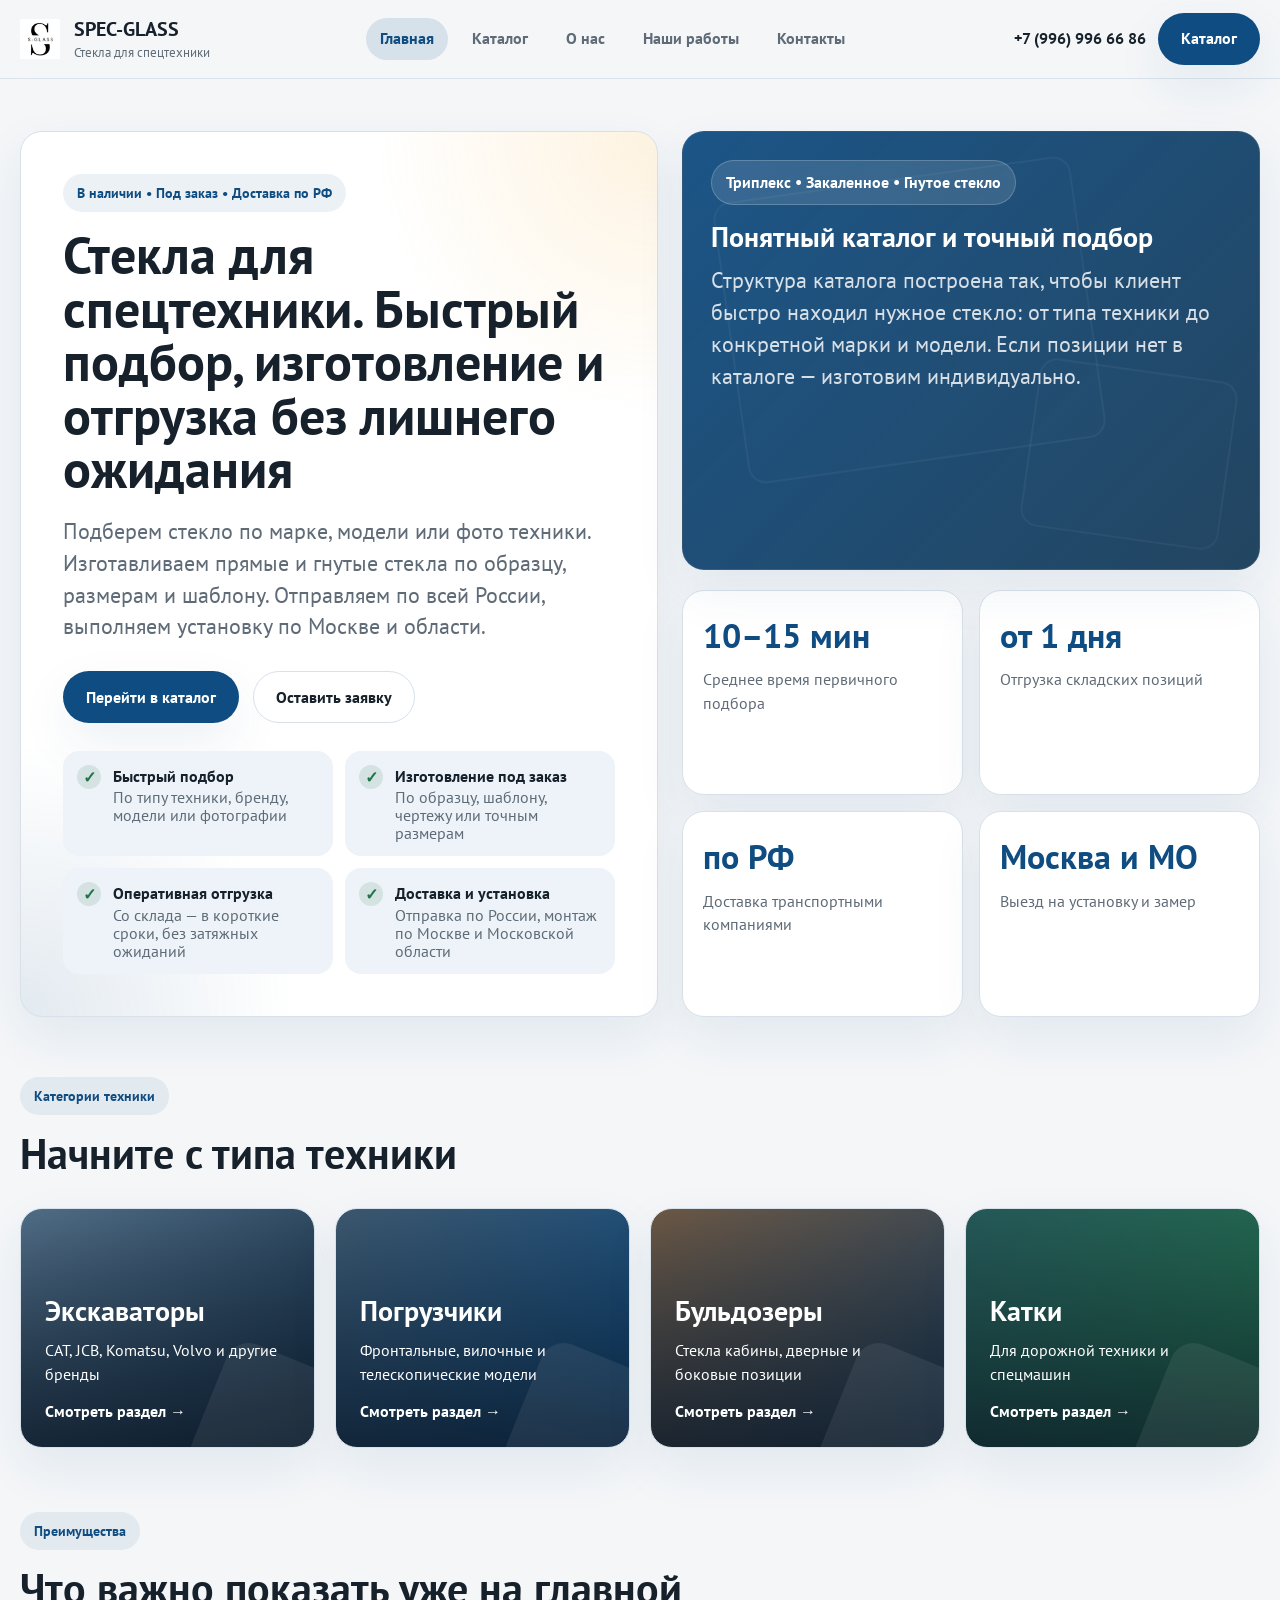
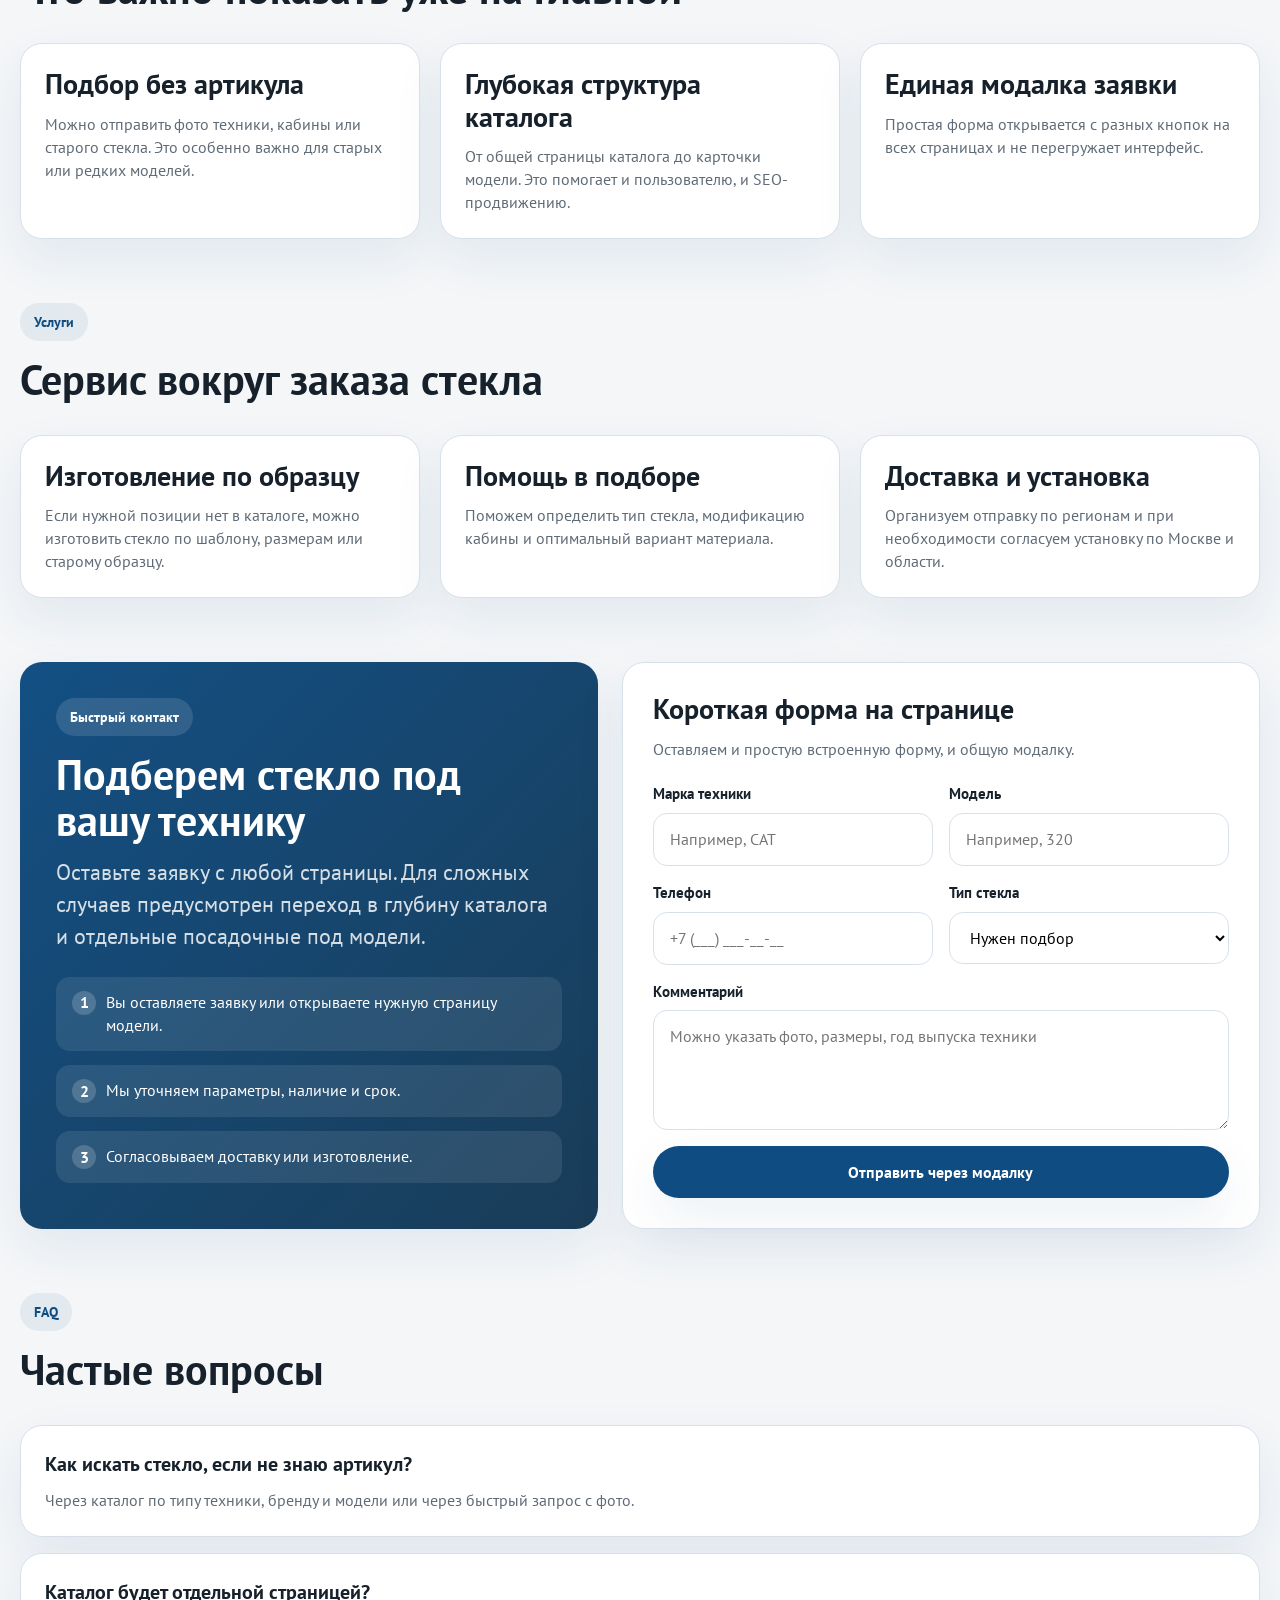
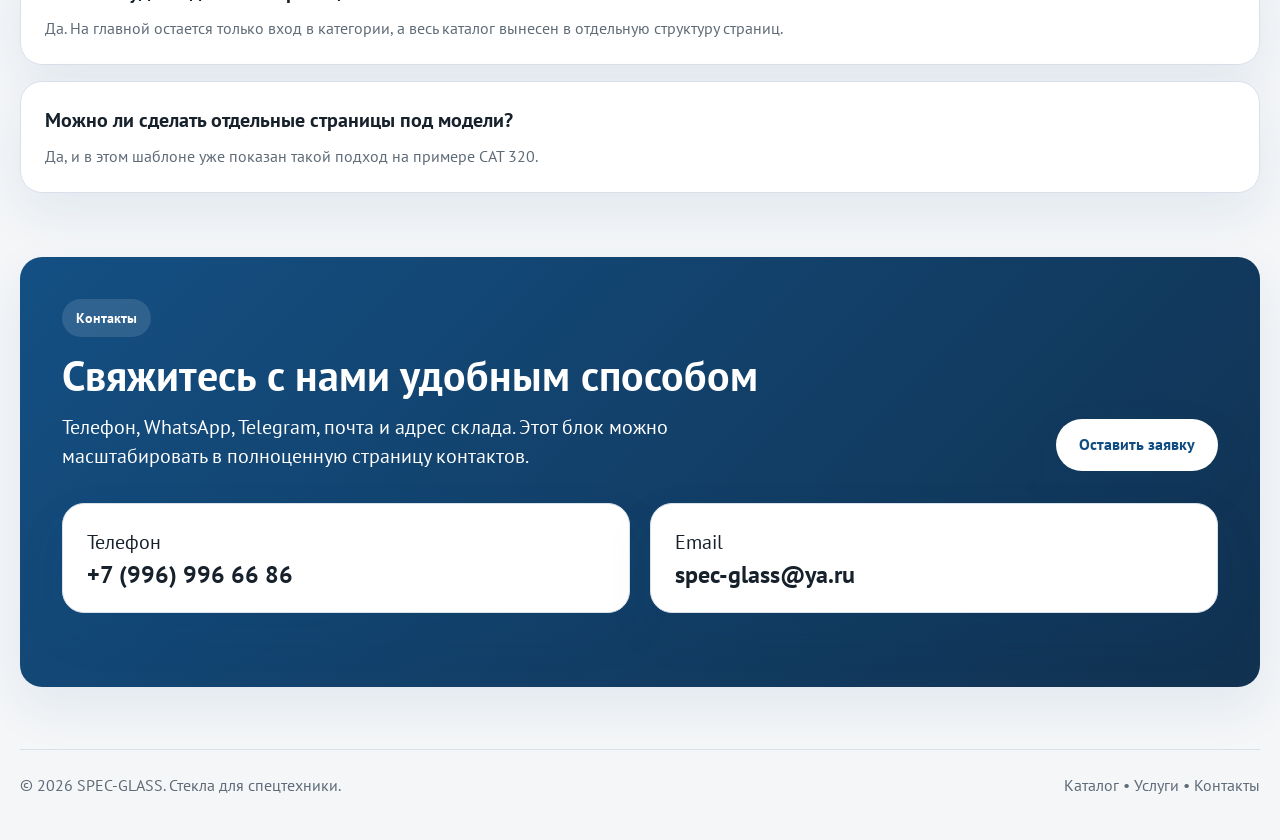
<file: index.html>
<!doctype html>
<html lang="ru">
<head>
  <meta charset="UTF-8">
  <meta name="viewport" content="width=device-width, initial-scale=1.0">
  <title>SPEC-GLASS — стекла для спецтехники</title>
  <meta name="description" content="Стекла для спецтехники в наличии и под заказ. Подбор по марке и модели, изготовление по образцу, доставка по России.">
  <link rel="stylesheet" href="assets/css/style.css">
</head>
<body>
  <header class="site-header">
    <div class="container header-inner">
      <a href="index.html" class="logo">
        <img src="assets/img/logo.jpg" alt="logo">
        <span>SPEC-GLASS<span class="logo-meta">Стекла для спецтехники</span></span>
      </a>

      
      <nav class="site-nav">
        <a class="nav-link is-active" href="index.html">Главная</a>
        <a class="nav-link" href="catalog/index.html">Каталог</a>
        <a class="nav-link" href="about.html">О нас</a>
        <a class="nav-link" href="works.html">Наши работы</a>
        <a class="nav-link" href="contacts.html">Контакты</a>
      </nav>

      <div class="header-actions">
        <a class="contact-link" href="tel:+89990999686">+7 (996) 996 66 86</a>
        <a class="btn btn-primary" href="catalog/index.html">Каталог</a>
      </div>
      
      <button class="mobile-menu-btn" type="button" aria-label="Открыть меню" aria-expanded="false">
        <span></span>
        <span></span>
        <span></span>
      </button>

    </div>
  </header>

  <main>
    <section class="hero">
      <div class="container hero-grid">
        <div class="hero-panel">
          <div class="eyebrow">В наличии • Под заказ • Доставка по РФ</div>
          <h1>Стекла для спецтехники. Быстрый подбор, изготовление и отгрузка без лишнего ожидания</h1>
          <p class="lead">Подберем стекло по марке, модели или фото техники. Изготавливаем прямые и гнутые стекла по образцу, размерам и шаблону. Отправляем по всей России, выполняем установку по Москве и области.</p>
          <div class="btn-row" style="margin-top: 28px;">
            <a class="btn btn-primary" href="catalog/index.html">Перейти в каталог</a>
            <a class="btn btn-secondary" href="#" data-open-modal data-source="hero" data-title="Быстрый подбор с главной">Оставить заявку</a>
          </div>
          <div class="hero-points">
            <div class="point"><div class="point-mark">✓</div><div><strong>Быстрый подбор</strong><p class="text-muted">По типу техники, бренду, модели или фотографии</p></div></div>
            <div class="point"><div class="point-mark">✓</div><div><strong>Изготовление под заказ</strong><p class="text-muted">По образцу, шаблону, чертежу или точным размерам</p></div></div>
            <div class="point"><div class="point-mark">✓</div><div><strong>Оперативная отгрузка</strong><p class="text-muted">Со склада — в короткие сроки, без затяжных ожиданий</p></div></div>
            <div class="point"><div class="point-mark">✓</div><div><strong>Доставка и установка</strong><p class="text-muted">Отправка по России, монтаж по Москве и Московской области</p></div></div>
          </div>
        </div>

        <div class="hero-side">
          <div class="glass-visual">
            <div class="hero-tag">Триплекс • Закаленное • Гнутое стекло</div>
            <h3>Понятный каталог и точный подбор</h3>
            <p class="lead" style="color: rgba(255,255,255,.82);">Структура каталога построена так, чтобы клиент быстро находил нужное стекло: от типа техники до конкретной марки и модели. Если позиции нет в каталоге — изготовим индивидуально.</p>
          </div>

          <div class="metric-grid">
            <div class="metric-card"><div class="metric-value">10–15 мин</div><p class="text-muted">Среднее время первичного подбора</p></div>
            <div class="metric-card"><div class="metric-value">от 1 дня</div><p class="text-muted">Отгрузка складских позиций</p></div>
            <div class="metric-card"><div class="metric-value">по РФ</div><p class="text-muted">Доставка транспортными компаниями</p></div>
            <div class="metric-card"><div class="metric-value">Москва и МО</div><p class="text-muted">Выезд на установку и замер</p></div>
          </div>
        </div>
      </div>
    </section>

    <section class="section" id="types">
      <div class="container">
        <div class="section-head">
          <div class="eyebrow">Категории техники</div>
          <h2>Начните с типа техники</h2>
        </div>
        <div class="grid-4">
          <a class="category-card" href="catalog/excavators/index.html"><div><h3>Экскаваторы</h3><p>CAT, JCB, Komatsu, Volvo и другие бренды</p><span class="btn-inline">Смотреть раздел →</span></div></a>
          <a class="category-card" href="catalog/excavators/index.html"><div><h3>Погрузчики</h3><p>Фронтальные, вилочные и телескопические модели</p><span class="btn-inline">Смотреть раздел →</span></div></a>
          <a class="category-card" href="catalog/excavators/index.html"><div><h3>Бульдозеры</h3><p>Стекла кабины, дверные и боковые позиции</p><span class="btn-inline">Смотреть раздел →</span></div></a>
          <a class="category-card" href="catalog/excavators/index.html"><div><h3>Катки</h3><p>Для дорожной техники и спецмашин</p><span class="btn-inline">Смотреть раздел →</span></div></a>
        </div>
      </div>
    </section>

    <section class="section">
      <div class="container">
        <div class="section-head">
          <div class="eyebrow">Преимущества</div>
          <h2>Что важно показать уже на главной</h2>
        </div>
        <div class="feature-grid">
          <div class="feature-card"><h3>Подбор без артикула</h3><p class="text-muted">Можно отправить фото техники, кабины или старого стекла. Это особенно важно для старых или редких моделей.</p></div>
          <div class="feature-card"><h3>Глубокая структура каталога</h3><p class="text-muted">От общей страницы каталога до карточки модели. Это помогает и пользователю, и SEO-продвижению.</p></div>
          <div class="feature-card"><h3>Единая модалка заявки</h3><p class="text-muted">Простая форма открывается с разных кнопок на всех страницах и не перегружает интерфейс.</p></div>
        </div>
      </div>
    </section>

    <section class="section" id="services">
      <div class="container">
        <div class="section-head">
          <div class="eyebrow">Услуги</div>
          <h2>Сервис вокруг заказа стекла</h2>
        </div>
        <div class="grid-3">
          <div class="info-card"><h3>Изготовление по образцу</h3><p class="text-muted">Если нужной позиции нет в каталоге, можно изготовить стекло по шаблону, размерам или старому образцу.</p></div>
          <div class="info-card"><h3>Помощь в подборе</h3><p class="text-muted">Поможем определить тип стекла, модификацию кабины и оптимальный вариант материала.</p></div>
          <div class="info-card"><h3>Доставка и установка</h3><p class="text-muted">Организуем отправку по регионам и при необходимости согласуем установку по Москве и области.</p></div>
        </div>
      </div>
    </section>

    <section class="section">
      <div class="container form-wrap">
        <div class="form-side">
          <div class="eyebrow" style="background: rgba(255,255,255,.12); color: #fff;">Быстрый контакт</div>
          <h2>Подберем стекло под вашу технику</h2>
          <p class="lead" style="color: rgba(255,255,255,.82); margin-top: 14px;">Оставьте заявку с любой страницы. Для сложных случаев предусмотрен переход в глубину каталога и отдельные посадочные под модели.</p>
          <div class="form-checks">
            <div class="form-check"><div class="point-mark" style="background: rgba(255,255,255,.18); color: #fff;">1</div><div>Вы оставляете заявку или открываете нужную страницу модели.</div></div>
            <div class="form-check"><div class="point-mark" style="background: rgba(255,255,255,.18); color: #fff;">2</div><div>Мы уточняем параметры, наличие и срок.</div></div>
            <div class="form-check"><div class="point-mark" style="background: rgba(255,255,255,.18); color: #fff;">3</div><div>Согласовываем доставку или изготовление.</div></div>
          </div>
        </div>
        <div class="form-card card">
          <h3>Короткая форма на странице</h3>
          <p class="text-muted">Оставляем и простую встроенную форму, и общую модалку.</p>
          <form class="form-grid">
            <div class="field"><label>Марка техники</label><input type="text" placeholder="Например, CAT"></div>
            <div class="field"><label>Модель</label><input type="text" placeholder="Например, 320"></div>
            <div class="field"><label>Телефон</label><input type="text" placeholder="+7 (___) ___-__-__"></div>
            <div class="field"><label>Тип стекла</label><select><option>Нужен подбор</option><option>Лобовое</option><option>Дверное</option><option>Боковое</option></select></div>
            <div class="field full"><label>Комментарий</label><textarea placeholder="Можно указать фото, размеры, год выпуска техники"></textarea></div>
            <button class="btn btn-primary" type="button" data-open-modal data-source="inline-form" data-title="Переход из встроенной формы">Отправить через модалку</button>
          </form>
        </div>
      </div>
    </section>

    <section class="section" id="faq">
      <div class="container">
        <div class="section-head">
          <div class="eyebrow">FAQ</div>
          <h2>Частые вопросы</h2>
        </div>
        <div class="faq-list">
          <div class="faq-item"><div class="faq-question">Как искать стекло, если не знаю артикул?</div><p class="text-muted">Через каталог по типу техники, бренду и модели или через быстрый запрос с фото.</p></div>
          <div class="faq-item"><div class="faq-question">Каталог будет отдельной страницей?</div><p class="text-muted">Да. На главной остается только вход в категории, а весь каталог вынесен в отдельную структуру страниц.</p></div>
          <div class="faq-item"><div class="faq-question">Можно ли сделать отдельные страницы под модели?</div><p class="text-muted">Да, и в этом шаблоне уже показан такой подход на примере CAT 320.</p></div>
        </div>
      </div>
    </section>

    <section class="section" id="contacts">
      <div class="container">
        <div class="promo-box-dark">
          <div class="page-hero-grid">
            <div>
              <div class="eyebrow" style="background: rgba(255,255,255,.12); color: #fff;">Контакты</div>
              <h2>Свяжитесь с нами удобным способом</h2>
              <p class="contact-sect-subtitle">Телефон, WhatsApp, Telegram, почта и адрес склада. Этот блок можно масштабировать в полноценную страницу контактов.</p>
            </div>
            <div class="btn-row">
              <a class="btn btn-primary" style="background:#fff; color: var(--primary);" href="#" data-open-modal data-source="contacts" data-title="Заявка из контактов">Оставить заявку</a>
            </div>
          </div>
          <div class="contact-grid section-sm">
            <div class="contact-card">
              <p>Телефон</p>
              <h3>
                <a href="tel:+89990999686">+7 (996) 996 66 86</a>
              </h3>
            </div>
            <div class="contact-card">
              <p>Email</p>
              <h3>
                <a href="mailto:spec-glass@ya.ru">spec-glass@ya.ru</a>
              </h3>
            </div>
          </div>
        </div>
      </div>
    </section>
  </main>

  <footer class="site-footer">
    <div class="container footer-inner">
      <div>© 2026 SPEC-GLASS. Стекла для спецтехники.</div>
      <div>Каталог • Услуги • Контакты</div>
    </div>
  </footer>

  <div class="modal" id="request-modal" aria-hidden="true">
    <div class="modal-card modal-card-compact">
      <button class="modal-close" type="button" data-close-modal aria-label="Закрыть">×</button>

      <div class="eyebrow">Быстрая связь</div>
      <h3 class="modal-title">Выберите удобный способ связи</h3>
      <p class="modal-subtitle">
        Ответим быстро, подскажем по наличию, цене и поможем подобрать стекло под вашу технику.
      </p>

      <div class="modal-links">
        <a class="contact-pill" href="#" target="_blank" rel="noopener">
          <span class="contact-pill__icon">
            <!-- WhatsApp icon -->
            <svg viewBox="0 0 24 24" fill="none" aria-hidden="true">
              <path d="M12 21a8.8 8.8 0 0 1-4.3-1.1L3.5 21l1.2-4A9 9 0 1 1 12 21Z" stroke="currentColor" stroke-width="1.8" stroke-linecap="round" stroke-linejoin="round"/>
              <path style="transform: translate(-1px, 0px);" d="M9 8.8c.2-.5.4-.5.7-.5h.6c.2 0 .4 0 .5.4l.6 1.5c.1.2.1.5 0 .7l-.5.6c-.1.1-.2.3-.1.5.3.6.8 1.2 1.3 1.6.6.5 1.3.9 2 .9.2 0 .3-.1.5-.2l.6-.7c.2-.2.4-.2.7-.1l1.4.7c.3.1.4.3.4.5v.6c0 .3 0 .5-.4.7-.5.2-1.2.4-1.9.3-1.2-.1-2.4-.7-3.8-1.9-1.1-1-1.9-2.2-2.1-3.3-.1-.8.1-1.5.3-2.1Z" stroke="currentColor" stroke-width="1.8" stroke-linecap="round" stroke-linejoin="round"/>
            </svg>
          </span>
          <span class="contact-pill__content">
            <span class="contact-pill__name">WhatsApp</span>
            <span class="contact-pill__text">Написать сразу</span>
          </span>
        </a>

        <a class="contact-pill" href="#" target="_blank" rel="noopener">
          <span class="contact-pill__icon">
            <!-- Telegram icon -->
            <svg viewBox="0 0 24 24" fill="none" aria-hidden="true">
              <path d="M21 4L3.8 10.6c-.8.3-.8 1.4.1 1.6l4.4 1.4 1.7 5.2c.2.7 1.1.9 1.6.4l2.4-2.4 4.5 3.3c.7.5 1.6.1 1.8-.8L22 5.2C22.2 4.4 21.6 3.8 21 4Z" stroke="currentColor" stroke-width="1.8" stroke-linecap="round" stroke-linejoin="round"/>
              <path d="M8.3 13.5 18.7 6.8" stroke="currentColor" stroke-width="1.8" stroke-linecap="round" stroke-linejoin="round"/>
            </svg>
          </span>
          <span class="contact-pill__content">
            <span class="contact-pill__name">Telegram</span>
            <span class="contact-pill__text">Отправить сообщение</span>
          </span>
        </a>

        <a class="contact-pill" href="#" target="_blank" rel="noopener">
          <span class="contact-pill__icon">
            <!-- MAX placeholder / can replace -->
            <svg viewBox="0 0 24 24" fill="none" aria-hidden="true">
              <rect x="4" y="4" width="16" height="16" rx="5" stroke="currentColor" stroke-width="1.8"/>
              <path d="M8 15V9l4 4 4-4v6" stroke="currentColor" stroke-width="1.8" stroke-linecap="round" stroke-linejoin="round"/>
            </svg>
          </span>
          <span class="contact-pill__content">
            <span class="contact-pill__name">MAX</span>
            <span class="contact-pill__text">Новый мессенджер</span>
          </span>
        </a>

        <a class="contact-pill" href="tel:+79999999999">
          <span class="contact-pill__icon">
            <!-- Phone icon -->
            <svg viewBox="0 0 24 24" fill="none" aria-hidden="true">
              <path d="M6.9 4.8h2.2c.4 0 .8.3.9.7l.7 3.1c.1.4 0 .8-.3 1.1l-1.2 1.2a14.6 14.6 0 0 0 3.9 3.9l1.2-1.2c.3-.3.7-.4 1.1-.3l3.1.7c.4.1.7.5.7.9v2.2c0 .5-.4 1-.9 1A15.2 15.2 0 0 1 5.9 5.7c0-.5.4-.9 1-.9Z" stroke="currentColor" stroke-width="1.8" stroke-linecap="round" stroke-linejoin="round"/>
            </svg>
          </span>
          <span class="contact-pill__content">
            <span class="contact-pill__name">Телефон</span>
            <span class="contact-pill__text">Позвонить сейчас</span>
          </span>
        </a>
      </div>

      <div class="modal-divider"></div>

      <div class="modal-form-box">
        <h4 class="modal-form-title">Или оставьте номер — мы сами свяжемся с вами</h4>
        <p class="modal-form-subtitle">
          Перезвоним, уточним модель техники и быстро сориентируем по стоимости.
        </p>

        <form class="modal-form">
          <input type="hidden" name="source">
          <input type="hidden" name="request_context">

          <div class="field">
            <label>Телефон</label>
            <input type="text" placeholder="+7 (___) ___-__-__">
          </div>

          <button class="btn btn-primary" type="submit">Жду звонка</button>
        </form>
      </div>
    </div>
  </div>

  <script src="assets/js/script.js"></script>
</body>
</html>
</file>
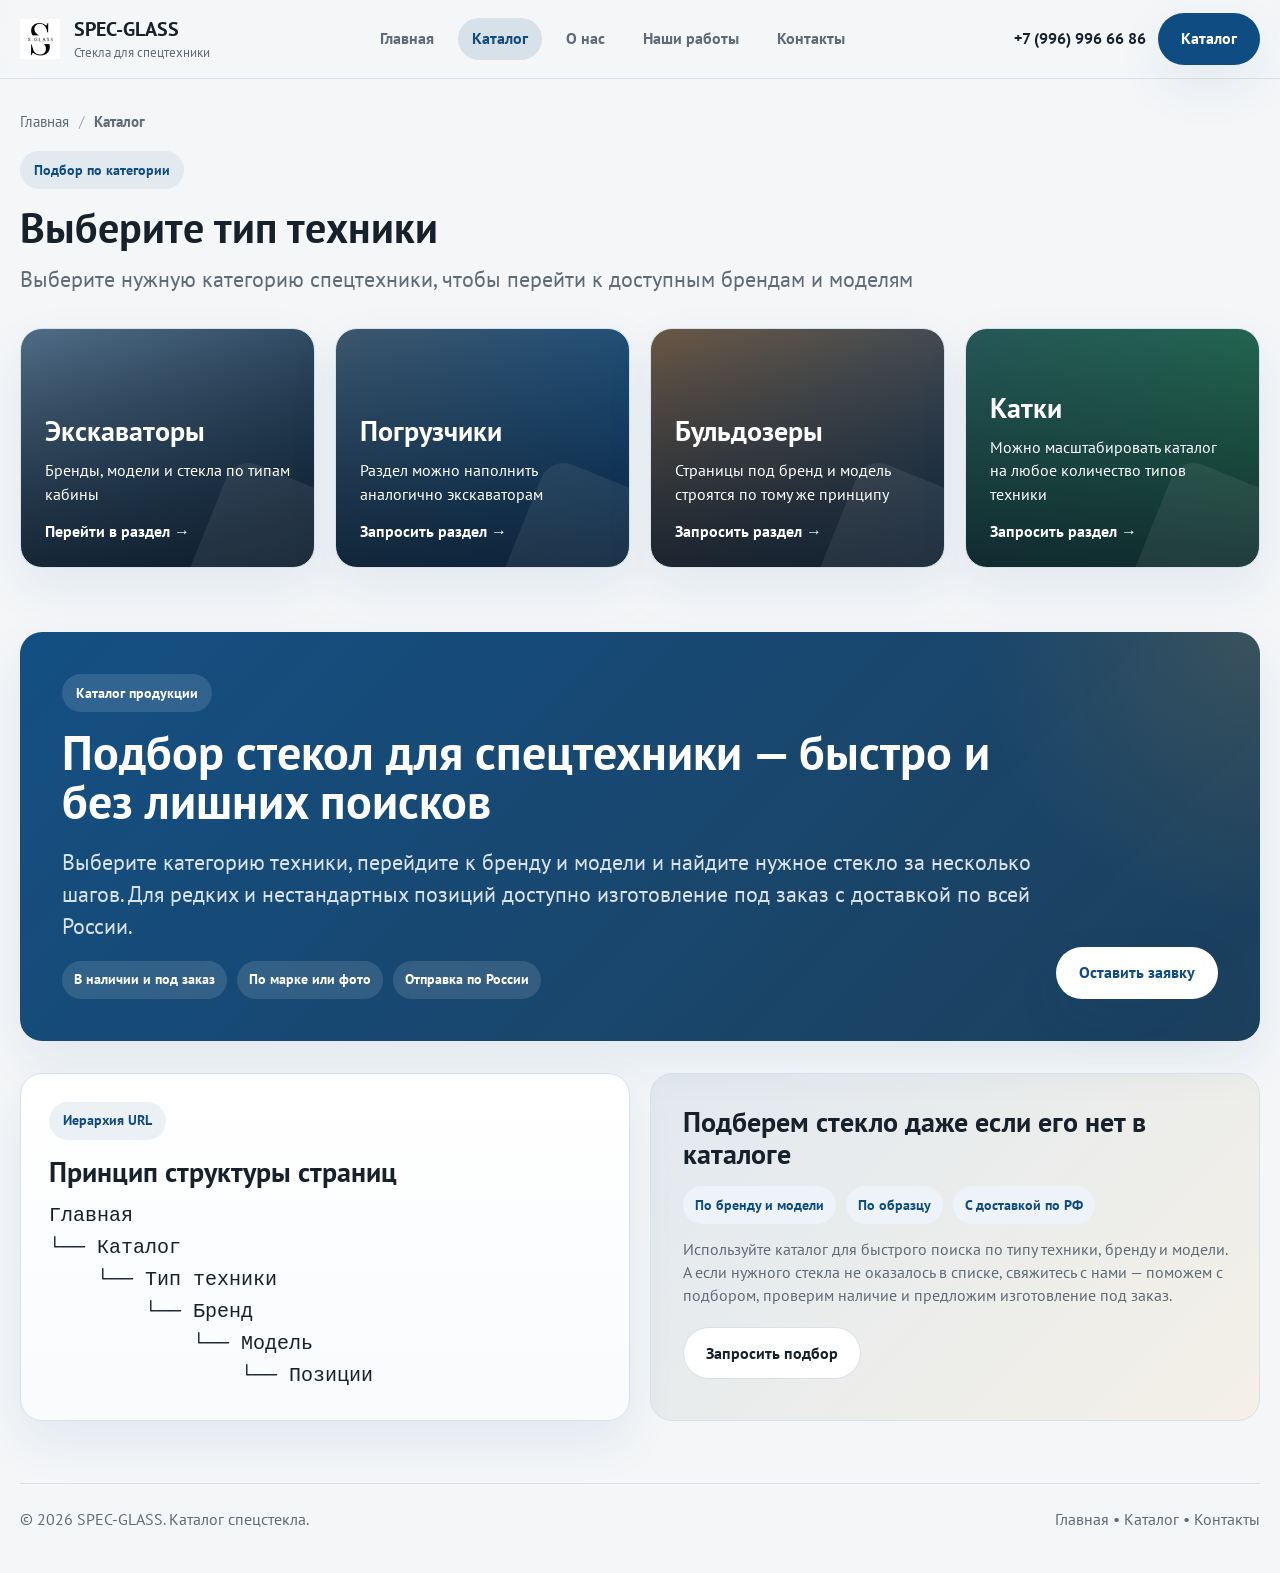
<file: catalog/index.html>
<!doctype html>
<html lang="ru">
<head>
  <meta charset="UTF-8">
  <meta name="viewport" content="width=device-width, initial-scale=1.0">
  <title>Каталог стекол для спецтехники — SPEC-GLASS</title>
  <meta name="description" content="Каталог стекол для спецтехники. Переход по типу техники, бренду и модели.">
  <link rel="stylesheet" href="../assets/css/style.css">
</head>
<body>
  <header class="site-header">
    <div class="container header-inner">
      <a href="../index.html" class="logo">
        <img src="../assets/img/logo.jpg" alt="logo">
        <span>SPEC-GLASS<span class="logo-meta">Стекла для спецтехники</span></span>
      </a>

      
      <nav class="site-nav">
        <a class="nav-link " href="../index.html">Главная</a>
        <a class="nav-link is-active" href="../catalog/index.html">Каталог</a>
        <a class="nav-link" href="../about.html">О нас</a>
        <a class="nav-link" href="../works.html">Наши работы</a>
        <a class="nav-link" href="../contacts.html">Контакты</a>
      </nav>

      <div class="header-actions">
        <a class="contact-link" href="tel:+89990999686">+7 (996) 996 66 86</a>
        <a class="btn btn-primary" href="../catalog/index.html">Каталог</a>
      </div>
      
      <button class="mobile-menu-btn" type="button" aria-label="Открыть меню" aria-expanded="false">
        <span></span>
        <span></span>
        <span></span>
      </button>

    </div>
  </header>

  <section class="section-sm">
    <div class="container">
      <div class="breadcrumbs"><a href="../index.html">Главная</a><span>/</span><strong>Каталог</strong></div>
      <div class="section-head">
        <div class="eyebrow">Подбор по категории</div>
        <h2>Выберите тип техники</h2>
        <p class="lead">Выберите нужную категорию спецтехники, чтобы перейти к доступным брендам и моделям</p>
      </div>
      <div class="grid-4">
        <a class="category-card" href="excavators/index.html"><div><h3>Экскаваторы</h3><p>Бренды, модели и стекла по типам кабины</p><span class="btn-inline">Перейти в раздел →</span></div></a>
        <a class="category-card" href="excavators/index.html"><div><h3>Погрузчики</h3><p>Раздел можно наполнить аналогично экскаваторам</p><span class="btn-inline">Запросить раздел →</span></div></a>
        <a class="category-card" href="excavators/index.html"><div><h3>Бульдозеры</h3><p>Страницы под бренд и модель строятся по тому же принципу</p><span class="btn-inline">Запросить раздел →</span></div></a>
        <a class="category-card" href="excavators/index.html"><div><h3>Катки</h3><p>Можно масштабировать каталог на любое количество типов техники</p><span class="btn-inline">Запросить раздел →</span></div></a>
      </div>
    </div>
  </section>

  <main class="section" style="padding-bottom: 0;">
    <div class="container">
      <section class="page-hero">
        <div class="page-hero-grid">
          <div>
            <div class="eyebrow" style="background: rgba(255,255,255,.12); color:#fff;">Каталог продукции</div>
            <h1 style="font-size: clamp(32px, 4vw, 48px);">Подбор стекол для спецтехники — быстро и без лишних поисков</h1>
            <p class="lead">Выберите категорию техники, перейдите к бренду и модели и найдите нужное стекло за несколько шагов. Для редких и нестандартных позиций доступно изготовление под заказ с доставкой по всей России.</p>
            <div class="chip-row" style="margin-top: 18px;">
              <span class="chip">В наличии и под заказ</span>
              <span class="chip">По марке или фото</span>
              <span class="chip">Отправка по России</span>
            </div>
          </div>
          <div class="btn-row">
            <a class="btn btn-primary" style="background:#fff; color: var(--primary);" href="#" data-open-modal data-source="catalog-hero" data-title="Подбор с общей страницы каталога">Оставить заявку</a>
          </div>
        </div>
      </section>
    </div>
  </main>

  

  <section class="section">
    <div class="container">
      <div class="grid-2">
        <div class="tree-card">
          <div class="eyebrow">Иерархия URL</div>
          <h3>Принцип структуры страниц</h3>
          <div class="tree">Главная
└── Каталог
    └── Тип техники
        └── Бренд
            └── Модель
                └── Позиции</div>
        </div>
        <div class="promo-box">
          <h3>Подберем стекло даже если его нет в каталоге</h3>
          <div class="tag-list" style="margin: 16px 0 14px;">
            <span class="tag">По бренду и модели</span>
            <span class="tag">По образцу</span>
            <span class="tag">С доставкой по РФ</span>
          </div>
          <p class="text-muted">Используйте каталог для быстрого поиска по типу техники, бренду и модели. А если нужного стекла не оказалось в списке, свяжитесь с нами — поможем с подбором, проверим наличие и предложим изготовление под заказ.</p>
          <div class="btn-row" style="margin-top: 20px;">
            <a class="btn btn-secondary" href="#" data-open-modal data-source="catalog-structure" data-title="Запрос на подбор стекла">Запросить подбор</a>
          </div>
        </div>
      </div>
    </div>
  </section>

  <footer class="site-footer">
    <div class="container footer-inner">
      <div>© 2026 SPEC-GLASS. Каталог спецстекла.</div>
      <div>Главная • Каталог • Контакты</div>
    </div>
  </footer>

  <div class="modal" id="request-modal" aria-hidden="true">
    <div class="modal-card modal-card-compact">
      <button class="modal-close" type="button" data-close-modal aria-label="Закрыть">×</button>

      <div class="eyebrow">Быстрая связь</div>
      <h3 class="modal-title">Выберите удобный способ связи</h3>
      <p class="modal-subtitle">
        Ответим быстро, подскажем по наличию, цене и поможем подобрать стекло под вашу технику.
      </p>

      <div class="modal-links">
        <a class="contact-pill" href="#" target="_blank" rel="noopener">
          <span class="contact-pill__icon">
            <!-- WhatsApp icon -->
            <svg viewBox="0 0 24 24" fill="none" aria-hidden="true">
              <path d="M12 21a8.8 8.8 0 0 1-4.3-1.1L3.5 21l1.2-4A9 9 0 1 1 12 21Z" stroke="currentColor" stroke-width="1.8" stroke-linecap="round" stroke-linejoin="round"/>
              <path style="transform: translate(-1px, 0px);" d="M9 8.8c.2-.5.4-.5.7-.5h.6c.2 0 .4 0 .5.4l.6 1.5c.1.2.1.5 0 .7l-.5.6c-.1.1-.2.3-.1.5.3.6.8 1.2 1.3 1.6.6.5 1.3.9 2 .9.2 0 .3-.1.5-.2l.6-.7c.2-.2.4-.2.7-.1l1.4.7c.3.1.4.3.4.5v.6c0 .3 0 .5-.4.7-.5.2-1.2.4-1.9.3-1.2-.1-2.4-.7-3.8-1.9-1.1-1-1.9-2.2-2.1-3.3-.1-.8.1-1.5.3-2.1Z" stroke="currentColor" stroke-width="1.8" stroke-linecap="round" stroke-linejoin="round"/>
            </svg>
          </span>
          <span class="contact-pill__content">
            <span class="contact-pill__name">WhatsApp</span>
            <span class="contact-pill__text">Написать сразу</span>
          </span>
        </a>

        <a class="contact-pill" href="#" target="_blank" rel="noopener">
          <span class="contact-pill__icon">
            <!-- Telegram icon -->
            <svg viewBox="0 0 24 24" fill="none" aria-hidden="true">
              <path d="M21 4L3.8 10.6c-.8.3-.8 1.4.1 1.6l4.4 1.4 1.7 5.2c.2.7 1.1.9 1.6.4l2.4-2.4 4.5 3.3c.7.5 1.6.1 1.8-.8L22 5.2C22.2 4.4 21.6 3.8 21 4Z" stroke="currentColor" stroke-width="1.8" stroke-linecap="round" stroke-linejoin="round"/>
              <path d="M8.3 13.5 18.7 6.8" stroke="currentColor" stroke-width="1.8" stroke-linecap="round" stroke-linejoin="round"/>
            </svg>
          </span>
          <span class="contact-pill__content">
            <span class="contact-pill__name">Telegram</span>
            <span class="contact-pill__text">Отправить сообщение</span>
          </span>
        </a>

        <a class="contact-pill" href="#" target="_blank" rel="noopener">
          <span class="contact-pill__icon">
            <!-- MAX placeholder / can replace -->
            <svg viewBox="0 0 24 24" fill="none" aria-hidden="true">
              <rect x="4" y="4" width="16" height="16" rx="5" stroke="currentColor" stroke-width="1.8"/>
              <path d="M8 15V9l4 4 4-4v6" stroke="currentColor" stroke-width="1.8" stroke-linecap="round" stroke-linejoin="round"/>
            </svg>
          </span>
          <span class="contact-pill__content">
            <span class="contact-pill__name">MAX</span>
            <span class="contact-pill__text">Новый мессенджер</span>
          </span>
        </a>

        <a class="contact-pill" href="tel:+79999999999">
          <span class="contact-pill__icon">
            <!-- Phone icon -->
            <svg viewBox="0 0 24 24" fill="none" aria-hidden="true">
              <path d="M6.9 4.8h2.2c.4 0 .8.3.9.7l.7 3.1c.1.4 0 .8-.3 1.1l-1.2 1.2a14.6 14.6 0 0 0 3.9 3.9l1.2-1.2c.3-.3.7-.4 1.1-.3l3.1.7c.4.1.7.5.7.9v2.2c0 .5-.4 1-.9 1A15.2 15.2 0 0 1 5.9 5.7c0-.5.4-.9 1-.9Z" stroke="currentColor" stroke-width="1.8" stroke-linecap="round" stroke-linejoin="round"/>
            </svg>
          </span>
          <span class="contact-pill__content">
            <span class="contact-pill__name">Телефон</span>
            <span class="contact-pill__text">Позвонить сейчас</span>
          </span>
        </a>
      </div>

      <div class="modal-divider"></div>

      <div class="modal-form-box">
        <h4 class="modal-form-title">Или оставьте номер — мы сами свяжемся с вами</h4>
        <p class="modal-form-subtitle">
          Перезвоним, уточним модель техники и быстро сориентируем по стоимости.
        </p>

        <form class="modal-form">
          <input type="hidden" name="source">
          <input type="hidden" name="request_context">

          <div class="field">
            <label>Телефон</label>
            <input type="text" placeholder="+7 (___) ___-__-__">
          </div>

          <button class="btn btn-primary" type="submit">Жду звонка</button>
        </form>
      </div>
    </div>
  </div>

  <script src="../assets/js/script.js"></script>
</body>
</html>
</file>
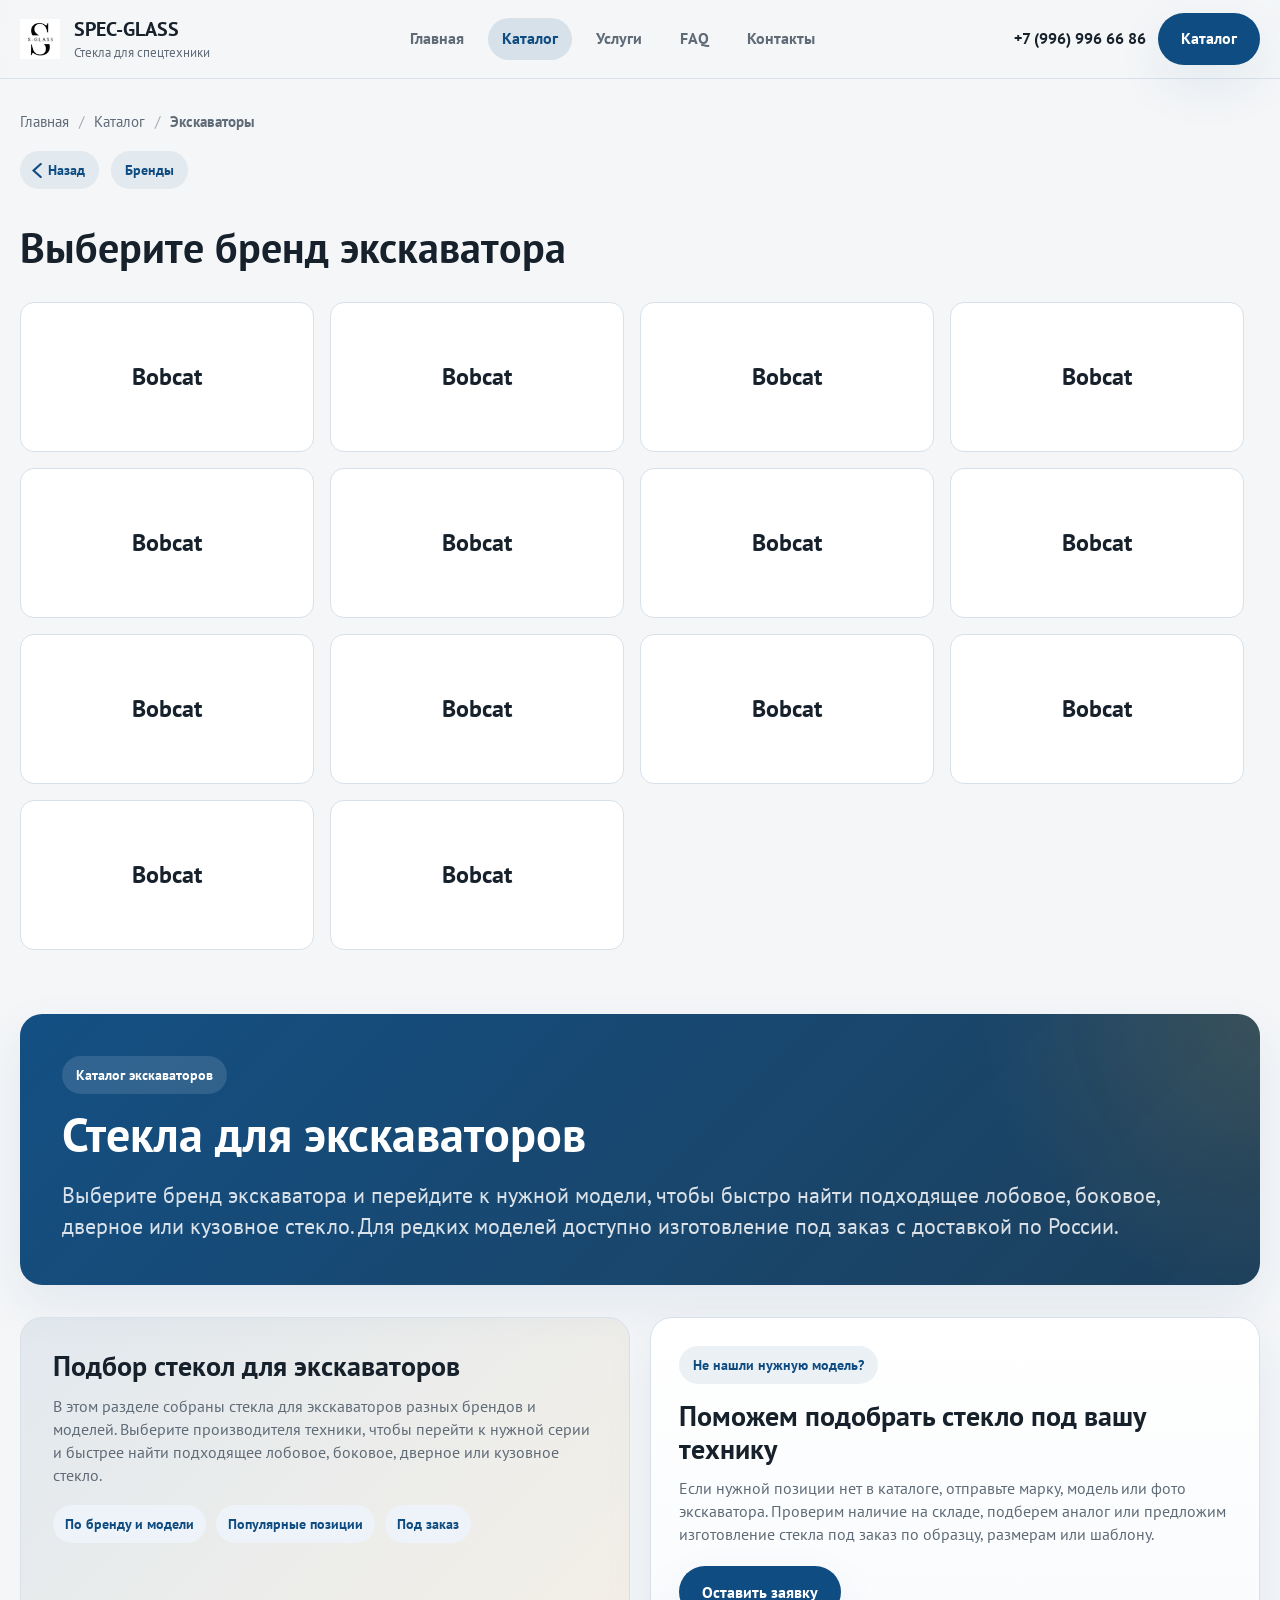
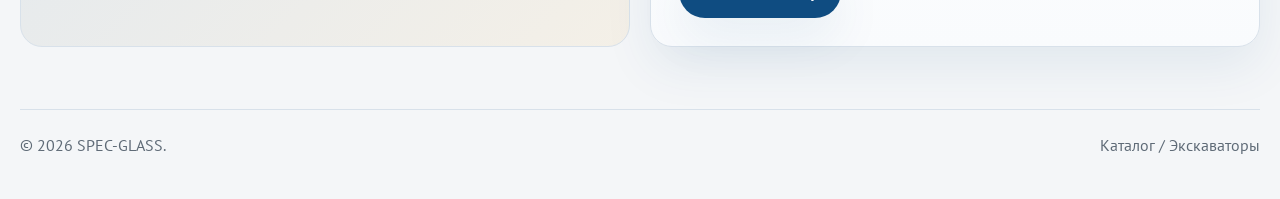
<file: catalog/excavators/index.html>
<!doctype html>
<html lang="ru">
<head>
  <meta charset="UTF-8">
  <meta name="viewport" content="width=device-width, initial-scale=1.0">
  <title>Экскаваторы — каталог стекол | SPEC-GLASS</title>
  <link rel="stylesheet" href="../../assets/css/style.css">
</head>
<body>
  <header class="site-header">
    <div class="container header-inner">
      <a href="../../index.html" class="logo"><img src="../../assets/img/logo.jpg" alt="logo"><span>SPEC-GLASS<span class="logo-meta">Стекла для спецтехники</span></span></a>
      <nav class="site-nav">
        <a href="../../index.html">Главная</a>
        <a href="../index.html" class="is-active">Каталог</a>
        <a href="../../index.html#services">Услуги</a>
        <a href="../../index.html#faq">FAQ</a>
        <a href="../../index.html#contacts">Контакты</a>
      </nav>
      <div class="header-actions">
        <a class="contact-link" href="tel:+89990999686">+7 (996) 996 66 86</a>
        <a class="btn btn-primary" href="index.html">Каталог</a>
      </div>
    </div>
  </header>

  <section class="section-sm">
    <div class="container">
      <div class="breadcrumbs"><a href="../../index.html">Главная</a><span>/</span><a href="../index.html">Каталог</a><span>/</span><strong>Экскаваторы</strong></div>
      <div class="section-head">
        <div class="section-head-buttons">
          <a href="../index.html">
            <div class="back-to">
              <svg xmlns="http://www.w3.org/2000/svg" width="14" height="21" fill="none" viewBox="0 0 14 21">
                <path stroke="#0F4C81" stroke-linecap="round" stroke-width="3" d="m12.242 1.5-10 9 10 9"/>
              </svg>
              <span>Назад</span>
            </div>
          </a>
          <div class="eyebrow">Бренды</div>
        </div>
        <h2>Выберите бренд экскаватора</h2>
      </div>
      <div class="quick-nav">
        <a href="cat/index.html">Bobcat</a>
        <a href="cat/index.html">Bobcat</a>
        <a href="cat/index.html">Bobcat</a>
        <a href="cat/index.html">Bobcat</a>
        <a href="cat/index.html">Bobcat</a>
        <a href="cat/index.html">Bobcat</a>
        <a href="cat/index.html">Bobcat</a>
        <a href="cat/index.html">Bobcat</a>
        <a href="cat/index.html">Bobcat</a>
        <a href="cat/index.html">Bobcat</a>
        <a href="cat/index.html">Bobcat</a>
        <a href="cat/index.html">Bobcat</a>
        <a href="cat/index.html">Bobcat</a>
        <a href="cat/index.html">Bobcat</a>
      </div>
    </div>
  </section>

  <main class="section" style="padding-bottom: 0;">
    <div class="container">
      <section class="page-hero">
        <div class="eyebrow" style="background: rgba(255,255,255,.12); color:#fff;">Каталог экскаваторов</div>
        <h1 style="font-size: clamp(32px, 4vw, 48px);">Стекла для экскаваторов</h1>
        <p class="lead">Выберите бренд экскаватора и перейдите к нужной модели, чтобы быстро найти подходящее лобовое, боковое, дверное или кузовное стекло. Для редких моделей доступно изготовление под заказ с доставкой по России.</p>
      </section>
    </div>
  </main>

  

  <section class="section">
    <div class="container">
      <div class="grid-2">
        <div class="promo-box">
          <h3>Подбор стекол для экскаваторов</h3>
          <p class="text-muted" style="margin-top: 10px;">В этом разделе собраны стекла для экскаваторов разных брендов и моделей. Выберите производителя техники, чтобы перейти к нужной серии и быстрее найти подходящее лобовое, боковое, дверное или кузовное стекло.</p>
          <div class="tag-list" style="margin-top: 18px;">
            <span class="tag">По бренду и модели</span>
            <span class="tag">Популярные позиции</span>
            <span class="tag">Под заказ</span>
          </div>
        </div>
        <div class="tree-card">
          <div class="eyebrow">Не нашли нужную модель?</div>
          <h3>Поможем подобрать стекло под вашу технику</h3>
          <p class="text-muted">Если нужной позиции нет в каталоге, отправьте марку, модель или фото экскаватора. Проверим наличие на складе, подберем аналог или предложим изготовление стекла под заказ по образцу, размерам или шаблону.</p>
          <div class="btn-row" style="margin-top: 20px;">
            <a class="btn btn-primary" data-open-modal data-source="excavators-cta" data-title="Подбор стекла для экскаватора">Оставить заявку</a>
          </div>
        </div>
      </div>
    </div>
  </section>

  <footer class="site-footer"><div class="container footer-inner"><div>© 2026 SPEC-GLASS.</div><div>Каталог / Экскаваторы</div></div></footer>

  <div class="modal" id="request-modal" aria-hidden="true">
    <div class="modal-card">
      <button class="modal-close" type="button" data-close-modal aria-label="Закрыть">×</button>
      <div class="eyebrow">Заявка</div>
      <h3>Оставить запрос на подбор</h3>
      <form class="modal-form">
        <input type="hidden" name="source"><input type="hidden" name="request_context">
        <div class="field"><label>Имя</label><input type="text" placeholder="Ваше имя"></div>
        <div class="field"><label>Телефон</label><input type="text" placeholder="+7 (___) ___-__-__"></div>
        <button class="btn btn-primary" type="submit">Отправить заявку</button>
      </form>
    </div>
  </div>
  <script src="../../assets/js/script.js"></script>
</body>
</html>
</file>
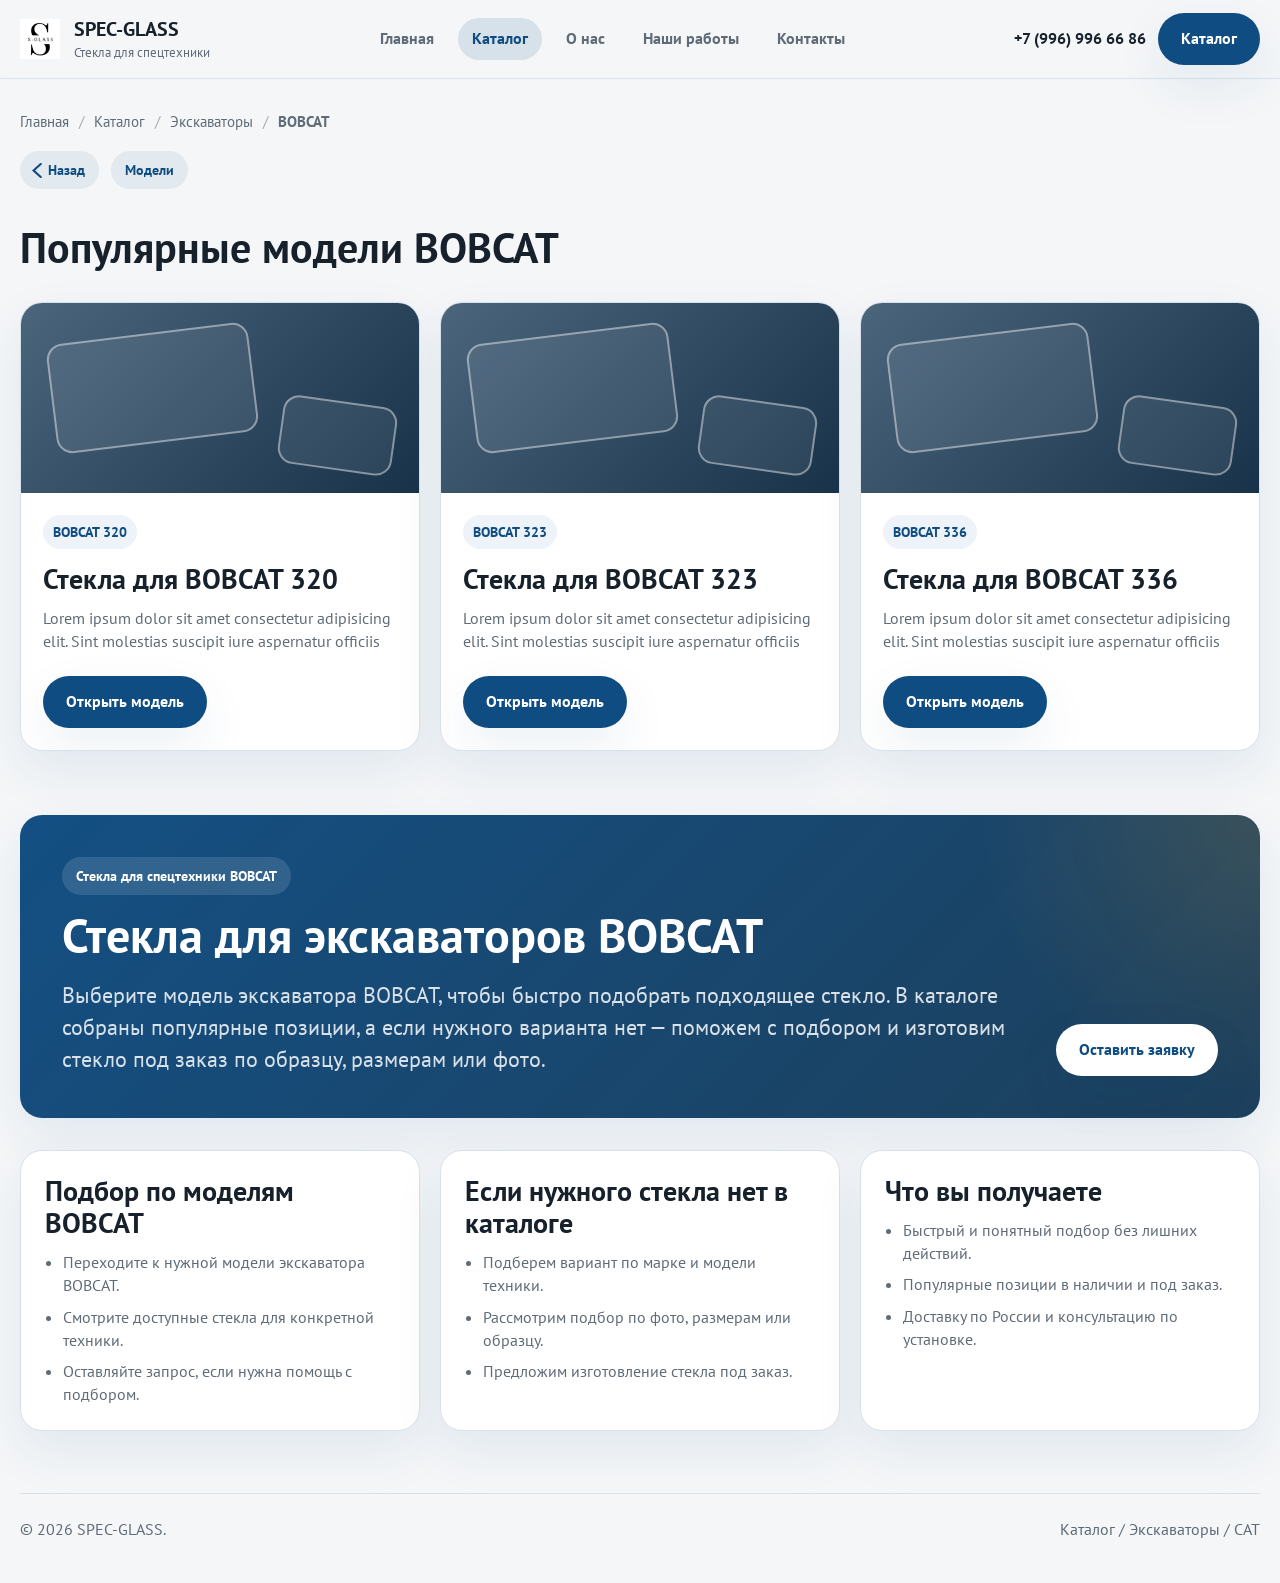
<file: catalog/excavators/cat/index.html>
<!doctype html>
<html lang="ru">
<head>
  <meta charset="UTF-8">
  <meta name="viewport" content="width=device-width, initial-scale=1.0">
  <title>BOBCAT — стекла для экскаваторов | SPEC-GLASS</title>
  <link rel="stylesheet" href="../../../assets/css/style.css">
</head>
<body>
  <header class="site-header">
    <div class="container header-inner">
      <a href="../../../index.html" class="logo">
        <img src="../../../assets/img/logo.jpg" alt="logo">
        <span>SPEC-GLASS<span class="logo-meta">Стекла для спецтехники</span></span>
      </a>

      
      <nav class="site-nav">
        <a class="nav-link " href="../../../index.html">Главная</a>
        <a class="nav-link is-active" href="../../../catalog/index.html">Каталог</a>
        <a class="nav-link" href="../../../about.html">О нас</a>
        <a class="nav-link" href="../../../works.html">Наши работы</a>
        <a class="nav-link" href="../../../contacts.html">Контакты</a>
      </nav>

      <div class="header-actions">
        <a class="contact-link" href="tel:+89990999686">+7 (996) 996 66 86</a>
        <a class="btn btn-primary" href="../../../catalog/index.html">Каталог</a>
      </div>
      
      <button class="mobile-menu-btn" type="button" aria-label="Открыть меню" aria-expanded="false">
        <span></span>
        <span></span>
        <span></span>
      </button>

    </div>
  </header>

  <section class="section-sm">
    <div class="container">
      <div class="breadcrumbs"><a href="../../../index.html">Главная</a><span>/</span><a href="../../index.html">Каталог</a><span>/</span><a href="../index.html">Экскаваторы</a><span>/</span><strong>BOBCAT</strong></div>
      <div class="section-head">
        <div class="section-head-buttons">
          <a href="../index.html">
            <div class="back-to">
              <svg xmlns="http://www.w3.org/2000/svg" width="14" height="21" fill="none" viewBox="0 0 14 21">
                <path stroke="#0F4C81" stroke-linecap="round" stroke-width="3" d="m12.242 1.5-10 9 10 9"/>
              </svg>
              <span>Назад</span>
            </div>
          </a>
          <div class="eyebrow">Модели</div>
        </div>
        <h2>Популярные модели BOBCAT</h2>
      </div>
      <div class="model-grid">
        <article class="model-card">
          <div class="model-media">
          </div>
          <div class="model-body">
            <div class="model-meta">BOBCAT 320</div>
            <h3>Стекла для BOBCAT 320</h3>
            <p class="text-muted">Lorem ipsum dolor sit amet consectetur adipisicing elit. Sint molestias suscipit iure aspernatur officiis</p>
            <div class="model-actions">
              <a class="btn btn-primary" href="cat-320/index.html">Открыть модель</a>
            </div>
          </div>
        </article>
        <article class="model-card">
          <div class="model-media">
          </div>
          <div class="model-body">
            <div class="model-meta">BOBCAT 323</div>
            <h3>Стекла для BOBCAT 323</h3>
            <p class="text-muted">Lorem ipsum dolor sit amet consectetur adipisicing elit. Sint molestias suscipit iure aspernatur officiis</p>
            <div class="model-actions">
              <a class="btn btn-primary" href="cat-320/index.html">Открыть модель</a>
            </div>
          </div>
        </article>
        <article class="model-card">
          <div class="model-media"></div>
          <div class="model-body">
            <div class="model-meta">BOBCAT 336</div>
            <h3>Стекла для BOBCAT 336</h3>
            <p class="text-muted">Lorem ipsum dolor sit amet consectetur adipisicing elit. Sint molestias suscipit iure aspernatur officiis</p>
            <div class="model-actions">
              <a class="btn btn-primary" href="cat-320/index.html">Открыть модель</a>
            </div>
          </div>
        </article>
      </div>
    </div>
  </section>

  <main class="section" style="padding-bottom: 0;">
    <div class="container">
      <section class="page-hero">
        <div class="page-hero-grid">
          <div>
            <div class="eyebrow" style="background: rgba(255,255,255,.12); color:#fff;">Стекла для спецтехники BOBCAT</div>
            <h1 style="font-size: clamp(32px, 4vw, 48px);">Стекла для экскаваторов BOBCAT</h1>
            <p class="lead">Выберите модель экскаватора BOBCAT, чтобы быстро подобрать подходящее стекло. В каталоге собраны популярные позиции, а если нужного варианта нет — поможем с подбором и изготовим стекло под заказ по образцу, размерам или фото.</p>
          </div>
          <div class="btn-row">
            <a class="btn btn-primary" style="background:#fff; color: var(--primary);" href="#" data-open-modal data-source="bobcat-brand-hero" data-title="Подбор стекла для экскаватора BOBCAT">Оставить заявку</a>
          </div>
        </div>
      </section>
    </div>
  </main>

  <section class="section">
    <div class="container article-grid">
      <div class="article-card">
        <h3>Подбор по моделям BOBCAT</h3>
        <ul>
          <li>Переходите к нужной модели экскаватора BOBCAT.</li>
          <li>Смотрите доступные стекла для конкретной техники.</li>
          <li>Оставляйте запрос, если нужна помощь с подбором.</li>
        </ul>
      </div>

      <div class="article-card">
        <h3>Если нужного стекла нет в каталоге</h3>
        <ul>
          <li>Подберем вариант по марке и модели техники.</li>
          <li>Рассмотрим подбор по фото, размерам или образцу.</li>
          <li>Предложим изготовление стекла под заказ.</li>
        </ul>
      </div>

      <div class="article-card">
        <h3>Что вы получаете</h3>
        <ul>
          <li>Быстрый и понятный подбор без лишних действий.</li>
          <li>Популярные позиции в наличии и под заказ.</li>
          <li>Доставку по России и консультацию по установке.</li>
        </ul>
      </div>
    </div>
  </section>

  <footer class="site-footer"><div class="container footer-inner"><div>© 2026 SPEC-GLASS.</div><div>Каталог / Экскаваторы / CAT</div></div></footer>

  <div class="modal" id="request-modal" aria-hidden="true">
    <div class="modal-card modal-card-compact">
      <button class="modal-close" type="button" data-close-modal aria-label="Закрыть">×</button>

      <div class="eyebrow">Быстрая связь</div>
      <h3 class="modal-title">Выберите удобный способ связи</h3>
      <p class="modal-subtitle">
        Ответим быстро, подскажем по наличию, цене и поможем подобрать стекло под вашу технику.
      </p>

      <div class="modal-links">
        <a class="contact-pill" href="#" target="_blank" rel="noopener">
          <span class="contact-pill__icon">
            <!-- WhatsApp icon -->
            <svg viewBox="0 0 24 24" fill="none" aria-hidden="true">
              <path d="M12 21a8.8 8.8 0 0 1-4.3-1.1L3.5 21l1.2-4A9 9 0 1 1 12 21Z" stroke="currentColor" stroke-width="1.8" stroke-linecap="round" stroke-linejoin="round"/>
              <path style="transform: translate(-1px, 0px);" d="M9 8.8c.2-.5.4-.5.7-.5h.6c.2 0 .4 0 .5.4l.6 1.5c.1.2.1.5 0 .7l-.5.6c-.1.1-.2.3-.1.5.3.6.8 1.2 1.3 1.6.6.5 1.3.9 2 .9.2 0 .3-.1.5-.2l.6-.7c.2-.2.4-.2.7-.1l1.4.7c.3.1.4.3.4.5v.6c0 .3 0 .5-.4.7-.5.2-1.2.4-1.9.3-1.2-.1-2.4-.7-3.8-1.9-1.1-1-1.9-2.2-2.1-3.3-.1-.8.1-1.5.3-2.1Z" stroke="currentColor" stroke-width="1.8" stroke-linecap="round" stroke-linejoin="round"/>
            </svg>
          </span>
          <span class="contact-pill__content">
            <span class="contact-pill__name">WhatsApp</span>
            <span class="contact-pill__text">Написать сразу</span>
          </span>
        </a>

        <a class="contact-pill" href="#" target="_blank" rel="noopener">
          <span class="contact-pill__icon">
            <!-- Telegram icon -->
            <svg viewBox="0 0 24 24" fill="none" aria-hidden="true">
              <path d="M21 4L3.8 10.6c-.8.3-.8 1.4.1 1.6l4.4 1.4 1.7 5.2c.2.7 1.1.9 1.6.4l2.4-2.4 4.5 3.3c.7.5 1.6.1 1.8-.8L22 5.2C22.2 4.4 21.6 3.8 21 4Z" stroke="currentColor" stroke-width="1.8" stroke-linecap="round" stroke-linejoin="round"/>
              <path d="M8.3 13.5 18.7 6.8" stroke="currentColor" stroke-width="1.8" stroke-linecap="round" stroke-linejoin="round"/>
            </svg>
          </span>
          <span class="contact-pill__content">
            <span class="contact-pill__name">Telegram</span>
            <span class="contact-pill__text">Отправить сообщение</span>
          </span>
        </a>

        <a class="contact-pill" href="#" target="_blank" rel="noopener">
          <span class="contact-pill__icon">
            <!-- MAX placeholder / can replace -->
            <svg viewBox="0 0 24 24" fill="none" aria-hidden="true">
              <rect x="4" y="4" width="16" height="16" rx="5" stroke="currentColor" stroke-width="1.8"/>
              <path d="M8 15V9l4 4 4-4v6" stroke="currentColor" stroke-width="1.8" stroke-linecap="round" stroke-linejoin="round"/>
            </svg>
          </span>
          <span class="contact-pill__content">
            <span class="contact-pill__name">MAX</span>
            <span class="contact-pill__text">Новый мессенджер</span>
          </span>
        </a>

        <a class="contact-pill" href="tel:+79999999999">
          <span class="contact-pill__icon">
            <!-- Phone icon -->
            <svg viewBox="0 0 24 24" fill="none" aria-hidden="true">
              <path d="M6.9 4.8h2.2c.4 0 .8.3.9.7l.7 3.1c.1.4 0 .8-.3 1.1l-1.2 1.2a14.6 14.6 0 0 0 3.9 3.9l1.2-1.2c.3-.3.7-.4 1.1-.3l3.1.7c.4.1.7.5.7.9v2.2c0 .5-.4 1-.9 1A15.2 15.2 0 0 1 5.9 5.7c0-.5.4-.9 1-.9Z" stroke="currentColor" stroke-width="1.8" stroke-linecap="round" stroke-linejoin="round"/>
            </svg>
          </span>
          <span class="contact-pill__content">
            <span class="contact-pill__name">Телефон</span>
            <span class="contact-pill__text">Позвонить сейчас</span>
          </span>
        </a>
      </div>

      <div class="modal-divider"></div>

      <div class="modal-form-box">
        <h4 class="modal-form-title">Или оставьте номер — мы сами свяжемся с вами</h4>
        <p class="modal-form-subtitle">
          Перезвоним, уточним модель техники и быстро сориентируем по стоимости.
        </p>

        <form class="modal-form">
          <input type="hidden" name="source">
          <input type="hidden" name="request_context">

          <div class="field">
            <label>Телефон</label>
            <input type="text" placeholder="+7 (___) ___-__-__">
          </div>

          <button class="btn btn-primary" type="submit">Жду звонка</button>
        </form>
      </div>
    </div>
  </div>

  <script src="../../../assets/js/script.js"></script>
</body>
</html>
</file>
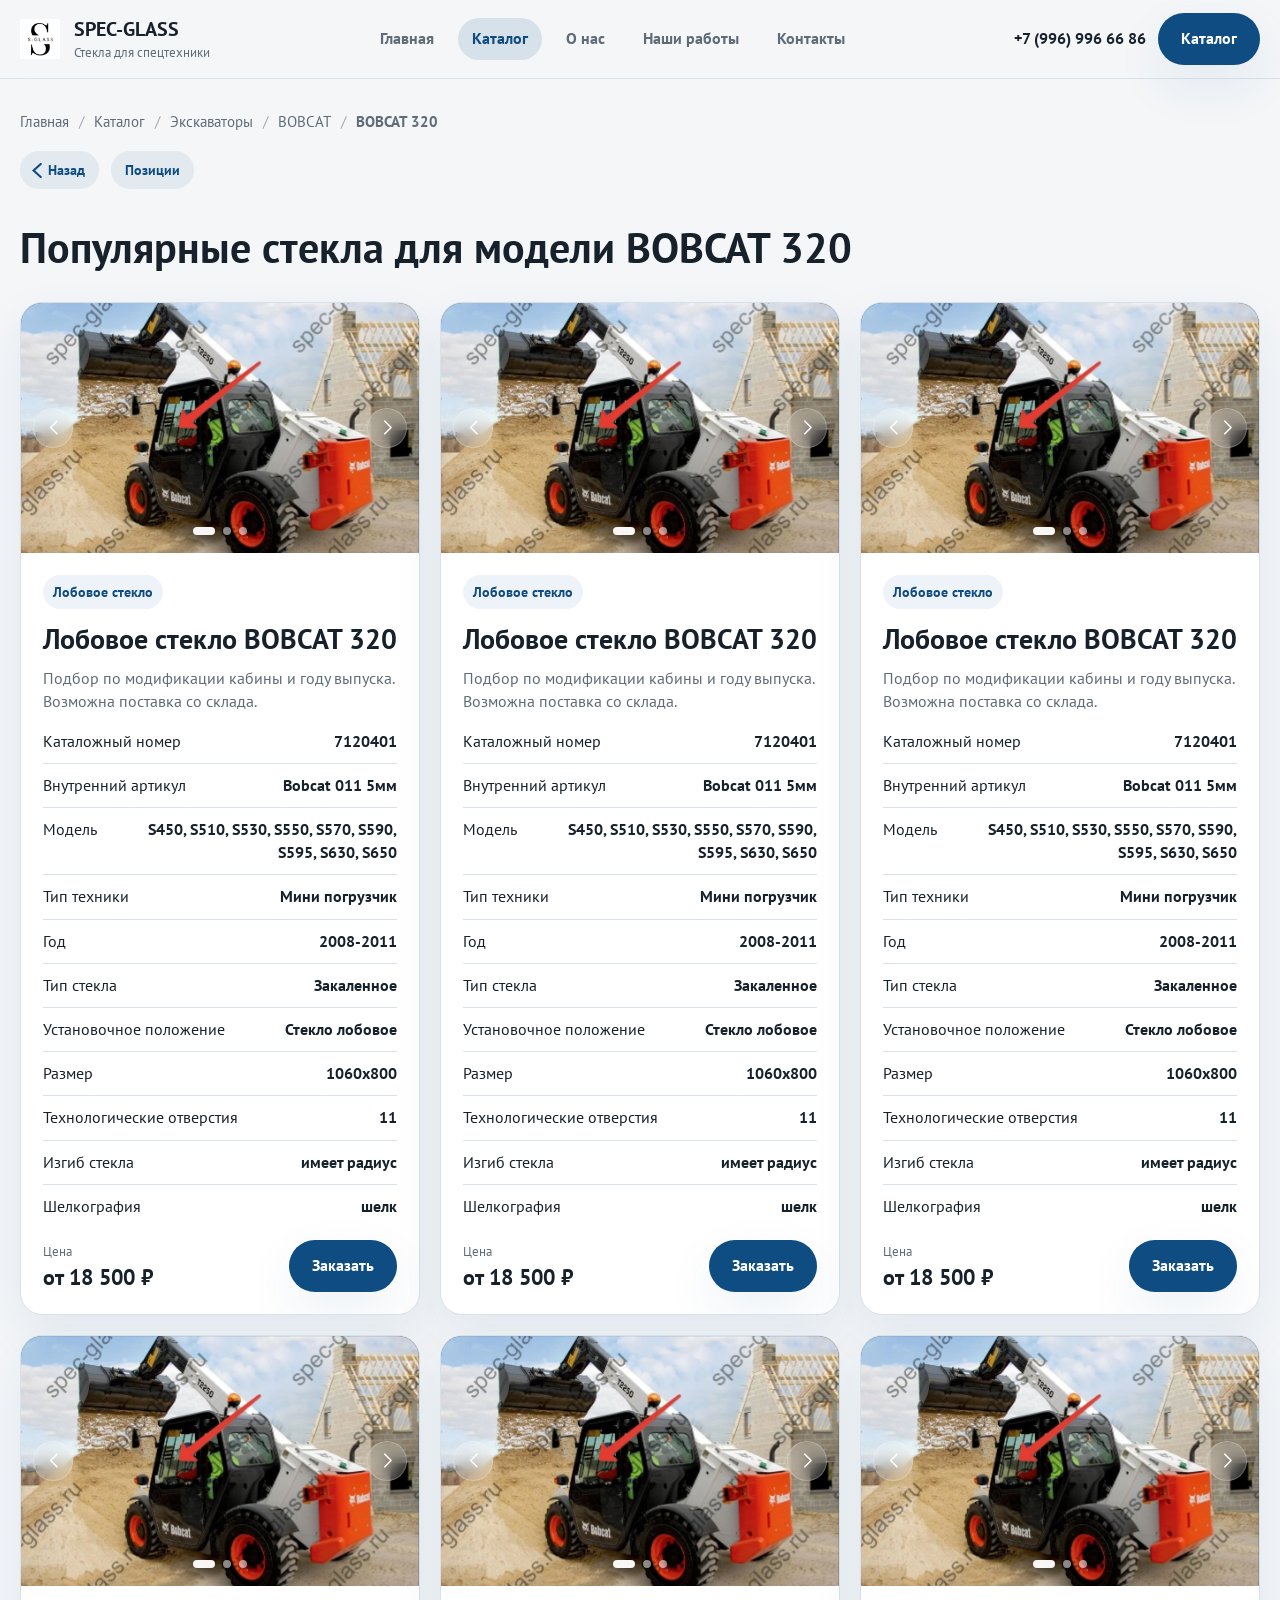
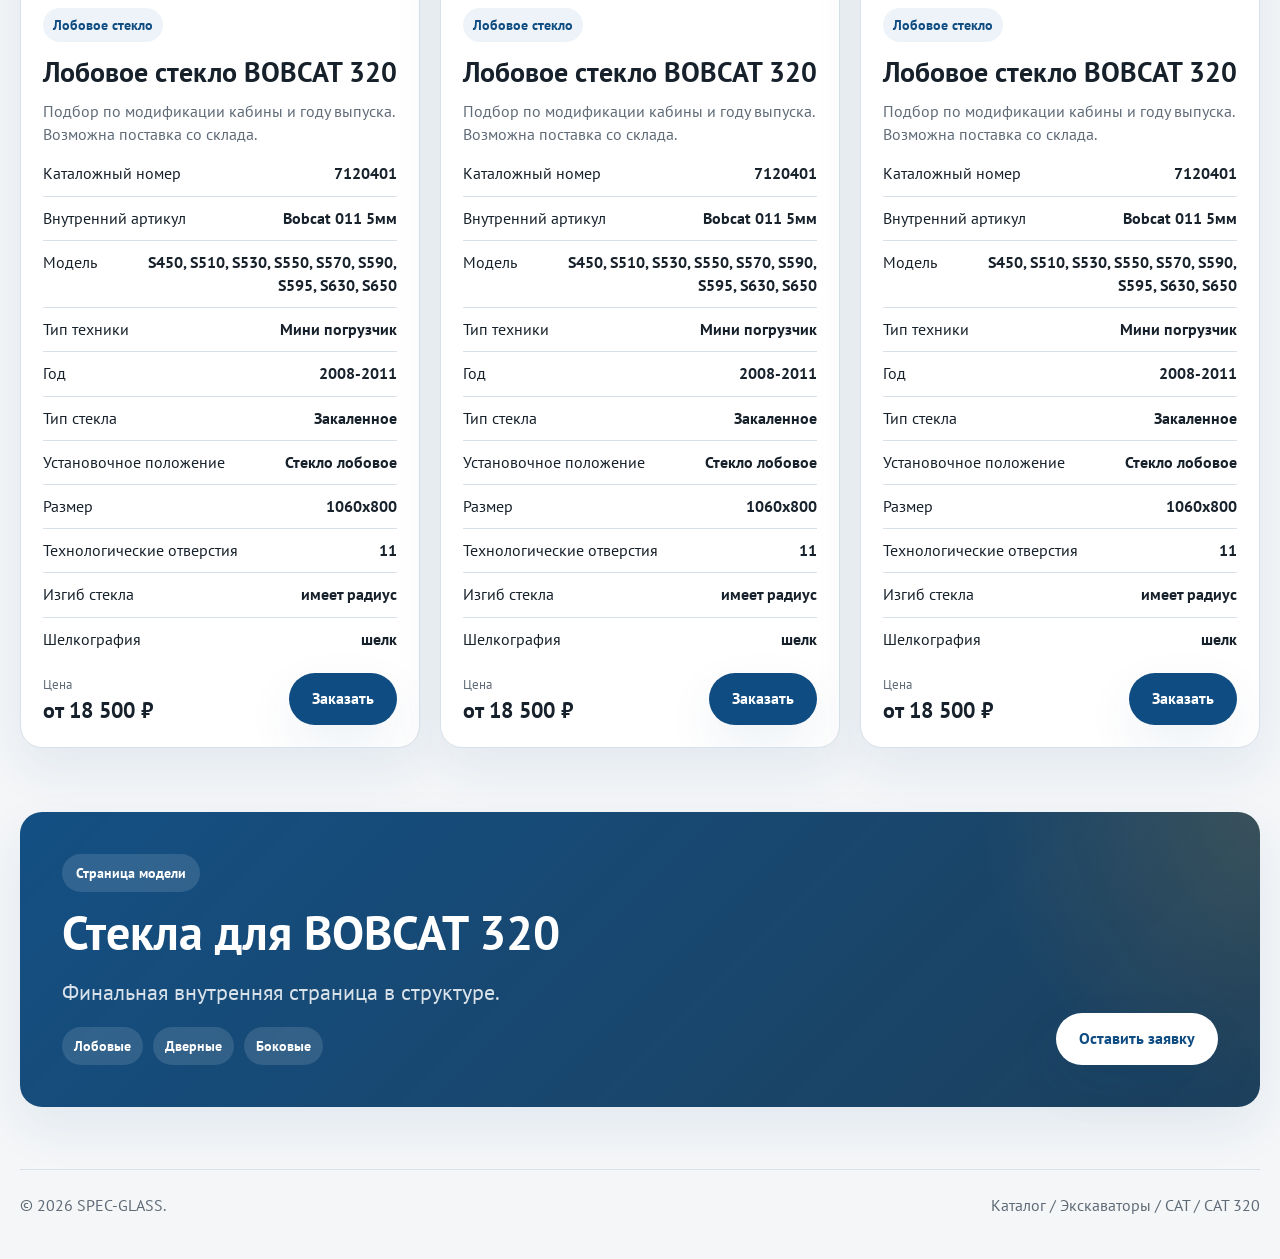
<file: catalog/excavators/cat/cat-320/index.html>
<!doctype html>
<html lang="ru">
<head>
  <meta charset="UTF-8">
  <meta name="viewport" content="width=device-width, initial-scale=1.0">
  <title>BOBCAT 320 — стекла для спецтехники | SPEC-GLASS</title>
  <link
    rel="stylesheet"
    href="https://cdn.jsdelivr.net/npm/swiper@11/swiper-bundle.min.css"
  />
  <link rel="stylesheet" href="../../../../assets/css/style.css">
</head>
<body>
  <header class="site-header">
    <div class="container header-inner">
      <a href="../../../../index.html" class="logo">
        <img src="../../../../assets/img/logo.jpg" alt="logo">
        <span>SPEC-GLASS<span class="logo-meta">Стекла для спецтехники</span></span>
      </a>

      
      <nav class="site-nav">
        <a class="nav-link " href="../../../../index.html">Главная</a>
        <a class="nav-link is-active" href="../../../../catalog/index.html">Каталог</a>
        <a class="nav-link" href="../../../../about.html">О нас</a>
        <a class="nav-link" href="../../../../works.html">Наши работы</a>
        <a class="nav-link" href="../../../../contacts.html">Контакты</a>
      </nav>

      <div class="header-actions">
        <a class="contact-link" href="tel:+89990999686">+7 (996) 996 66 86</a>
        <a class="btn btn-primary" href="../../../../catalog/index.html">Каталог</a>
      </div>
      
      <button class="mobile-menu-btn" type="button" aria-label="Открыть меню" aria-expanded="false">
        <span></span>
        <span></span>
        <span></span>
      </button>

    </div>
  </header>

 

  <section class="section-sm">
    <div class="container">
      <div class="breadcrumbs"><a href="../../../../index.html">Главная</a><span>/</span><a href="../../../index.html">Каталог</a><span>/</span><a href="../../index.html">Экскаваторы</a><span>/</span><a href="../index.html">BOBCAT</a><span>/</span><strong>BOBCAT 320</strong></div>

      <div class="section-head">
        <div class="section-head-buttons">
          <a href="../index.html">
            <div class="back-to">
              <svg xmlns="http://www.w3.org/2000/svg" width="14" height="21" fill="none" viewBox="0 0 14 21">
                <path stroke="#0F4C81" stroke-linecap="round" stroke-width="3" d="m12.242 1.5-10 9 10 9"/>
              </svg>
              <span>Назад</span>
            </div>
          </a>
          <div class="eyebrow">Позиции</div>
        </div>
        <h2>Популярные стекла для модели BOBCAT 320</h2>
      </div>

      <div class="model-grid">
        <article class="model-card">
          <div class="model-media">
            <div class="swiper model-swiper js-model-swiper">
              <div class="swiper-wrapper">
                <div class="swiper-slide">
                  <img src="../../../../assets/img/cat-1.webp" alt="Лобовое стекло BOBCAT 320">
                </div>
                <div class="swiper-slide">
                  <img src="../../../../assets/img/cat-2.jpg" alt="Лобовое стекло BOBCAT 320">
                </div>
                <div class="swiper-slide">
                  <img src="../../../../assets/img/cat-3.jpg" alt="Лобовое стекло BOBCAT 320">
                </div>
              </div>

              <div class="swiper-button-prev"></div>
              <div class="swiper-button-next"></div>
              <div class="swiper-pagination"></div>
            </div>
          </div>

          <div class="model-body">
            <div class="model-meta">Лобовое стекло</div>
            <h3>Лобовое стекло BOBCAT 320</h3>
            <p class="text-muted">Подбор по модификации кабины и году выпуска. Возможна поставка со склада.</p>

            <div class="spec-list">
              <div class="spec-row"><span>Каталожный номер</span><strong>7120401</strong></div>
              <div class="spec-row"><span>Внутренний артикул</span><strong>Bobcat 011 5мм</strong></div>
              <div class="spec-row"><span>Модель</span><strong>S450, S510, S530, S550, S570, S590, S595, S630, S650</strong></div>
              <div class="spec-row"><span>Тип техники</span><strong>Мини погрузчик</strong></div>
              <div class="spec-row"><span>Год</span><strong>2008-2011</strong></div>
              <div class="spec-row"><span>Тип стекла</span><strong>Закаленное</strong></div>
              <div class="spec-row"><span>Установочное положение</span><strong>Стекло лобовое</strong></div>
              <div class="spec-row"><span>Размер</span><strong>1060х800</strong></div>
              <div class="spec-row"><span>Технологические отверстия</span><strong>11</strong></div>
              <div class="spec-row"><span>Изгиб стекла</span><strong>имеет радиус</strong></div>
              <div class="spec-row"><span>Шелкография</span><strong>шелк</strong></div>
            </div>

            <div class="model-actions">
              <div class="model-price">
                <small>Цена</small>
                от 18 500 ₽
              </div>

              <a
                class="btn btn-primary"
                href="#"
                data-open-modal
                data-source="product-front"
                data-title="Лобовое стекло CAT 320"
              >
                Заказать
              </a>
            </div>
          </div>
        </article>
        <article class="model-card">
          <div class="model-media">
            <div class="swiper model-swiper js-model-swiper">
              <div class="swiper-wrapper">
                <div class="swiper-slide">
                  <img src="../../../../assets/img/cat-1.webp" alt="Лобовое стекло BOBCAT 320">
                </div>
                <div class="swiper-slide">
                  <img src="../../../../assets/img/cat-2.jpg" alt="Лобовое стекло BOBCAT 320">
                </div>
                <div class="swiper-slide">
                  <img src="../../../../assets/img/cat-3.jpg" alt="Лобовое стекло BOBCAT 320">
                </div>
              </div>

              <div class="swiper-button-prev"></div>
              <div class="swiper-button-next"></div>
              <div class="swiper-pagination"></div>
            </div>
          </div>

          <div class="model-body">
            <div class="model-meta">Лобовое стекло</div>
            <h3>Лобовое стекло BOBCAT 320</h3>
            <p class="text-muted">Подбор по модификации кабины и году выпуска. Возможна поставка со склада.</p>

            <div class="spec-list">
              <div class="spec-row"><span>Каталожный номер</span><strong>7120401</strong></div>
              <div class="spec-row"><span>Внутренний артикул</span><strong>Bobcat 011 5мм</strong></div>
              <div class="spec-row"><span>Модель</span><strong>S450, S510, S530, S550, S570, S590, S595, S630, S650</strong></div>
              <div class="spec-row"><span>Тип техники</span><strong>Мини погрузчик</strong></div>
              <div class="spec-row"><span>Год</span><strong>2008-2011</strong></div>
              <div class="spec-row"><span>Тип стекла</span><strong>Закаленное</strong></div>
              <div class="spec-row"><span>Установочное положение</span><strong>Стекло лобовое</strong></div>
              <div class="spec-row"><span>Размер</span><strong>1060х800</strong></div>
              <div class="spec-row"><span>Технологические отверстия</span><strong>11</strong></div>
              <div class="spec-row"><span>Изгиб стекла</span><strong>имеет радиус</strong></div>
              <div class="spec-row"><span>Шелкография</span><strong>шелк</strong></div>
            </div>

            <div class="model-actions">
              <div class="model-price">
                <small>Цена</small>
                от 18 500 ₽
              </div>

              <a
                class="btn btn-primary"
                href="#"
                data-open-modal
                data-source="product-front"
                data-title="Лобовое стекло CAT 320"
              >
                Заказать
              </a>
            </div>
          </div>
        </article>
        <article class="model-card">
          <div class="model-media">
            <div class="swiper model-swiper js-model-swiper">
              <div class="swiper-wrapper">
                <div class="swiper-slide">
                  <img src="../../../../assets/img/cat-1.webp" alt="Лобовое стекло BOBCAT 320">
                </div>
                <div class="swiper-slide">
                  <img src="../../../../assets/img/cat-2.jpg" alt="Лобовое стекло BOBCAT 320">
                </div>
                <div class="swiper-slide">
                  <img src="../../../../assets/img/cat-3.jpg" alt="Лобовое стекло BOBCAT 320">
                </div>
              </div>

              <div class="swiper-button-prev"></div>
              <div class="swiper-button-next"></div>
              <div class="swiper-pagination"></div>
            </div>
          </div>

          <div class="model-body">
            <div class="model-meta">Лобовое стекло</div>
            <h3>Лобовое стекло BOBCAT 320</h3>
            <p class="text-muted">Подбор по модификации кабины и году выпуска. Возможна поставка со склада.</p>

            <div class="spec-list">
              <div class="spec-row"><span>Каталожный номер</span><strong>7120401</strong></div>
              <div class="spec-row"><span>Внутренний артикул</span><strong>Bobcat 011 5мм</strong></div>
              <div class="spec-row"><span>Модель</span><strong>S450, S510, S530, S550, S570, S590, S595, S630, S650</strong></div>
              <div class="spec-row"><span>Тип техники</span><strong>Мини погрузчик</strong></div>
              <div class="spec-row"><span>Год</span><strong>2008-2011</strong></div>
              <div class="spec-row"><span>Тип стекла</span><strong>Закаленное</strong></div>
              <div class="spec-row"><span>Установочное положение</span><strong>Стекло лобовое</strong></div>
              <div class="spec-row"><span>Размер</span><strong>1060х800</strong></div>
              <div class="spec-row"><span>Технологические отверстия</span><strong>11</strong></div>
              <div class="spec-row"><span>Изгиб стекла</span><strong>имеет радиус</strong></div>
              <div class="spec-row"><span>Шелкография</span><strong>шелк</strong></div>
            </div>

            <div class="model-actions">
              <div class="model-price">
                <small>Цена</small>
                от 18 500 ₽
              </div>

              <a
                class="btn btn-primary"
                href="#"
                data-open-modal
                data-source="product-front"
                data-title="Лобовое стекло CAT 320"
              >
                Заказать
              </a>
            </div>
          </div>
        </article>
        <article class="model-card">
          <div class="model-media">
            <div class="swiper model-swiper js-model-swiper">
              <div class="swiper-wrapper">
                <div class="swiper-slide">
                  <img src="../../../../assets/img/cat-1.webp" alt="Лобовое стекло BOBCAT 320">
                </div>
                <div class="swiper-slide">
                  <img src="../../../../assets/img/cat-2.jpg" alt="Лобовое стекло BOBCAT 320">
                </div>
                <div class="swiper-slide">
                  <img src="../../../../assets/img/cat-3.jpg" alt="Лобовое стекло BOBCAT 320">
                </div>
              </div>

              <div class="swiper-button-prev"></div>
              <div class="swiper-button-next"></div>
              <div class="swiper-pagination"></div>
            </div>
          </div>

          <div class="model-body">
            <div class="model-meta">Лобовое стекло</div>
            <h3>Лобовое стекло BOBCAT 320</h3>
            <p class="text-muted">Подбор по модификации кабины и году выпуска. Возможна поставка со склада.</p>

            <div class="spec-list">
              <div class="spec-row"><span>Каталожный номер</span><strong>7120401</strong></div>
              <div class="spec-row"><span>Внутренний артикул</span><strong>Bobcat 011 5мм</strong></div>
              <div class="spec-row"><span>Модель</span><strong>S450, S510, S530, S550, S570, S590, S595, S630, S650</strong></div>
              <div class="spec-row"><span>Тип техники</span><strong>Мини погрузчик</strong></div>
              <div class="spec-row"><span>Год</span><strong>2008-2011</strong></div>
              <div class="spec-row"><span>Тип стекла</span><strong>Закаленное</strong></div>
              <div class="spec-row"><span>Установочное положение</span><strong>Стекло лобовое</strong></div>
              <div class="spec-row"><span>Размер</span><strong>1060х800</strong></div>
              <div class="spec-row"><span>Технологические отверстия</span><strong>11</strong></div>
              <div class="spec-row"><span>Изгиб стекла</span><strong>имеет радиус</strong></div>
              <div class="spec-row"><span>Шелкография</span><strong>шелк</strong></div>
            </div>

            <div class="model-actions">
              <div class="model-price">
                <small>Цена</small>
                от 18 500 ₽
              </div>

              <a
                class="btn btn-primary"
                href="#"
                data-open-modal
                data-source="product-front"
                data-title="Лобовое стекло CAT 320"
              >
                Заказать
              </a>
            </div>
          </div>
        </article>
        <article class="model-card">
          <div class="model-media">
            <div class="swiper model-swiper js-model-swiper">
              <div class="swiper-wrapper">
                <div class="swiper-slide">
                  <img src="../../../../assets/img/cat-1.webp" alt="Лобовое стекло BOBCAT 320">
                </div>
                <div class="swiper-slide">
                  <img src="../../../../assets/img/cat-2.jpg" alt="Лобовое стекло BOBCAT 320">
                </div>
                <div class="swiper-slide">
                  <img src="../../../../assets/img/cat-3.jpg" alt="Лобовое стекло BOBCAT 320">
                </div>
              </div>

              <div class="swiper-button-prev"></div>
              <div class="swiper-button-next"></div>
              <div class="swiper-pagination"></div>
            </div>
          </div>

          <div class="model-body">
            <div class="model-meta">Лобовое стекло</div>
            <h3>Лобовое стекло BOBCAT 320</h3>
            <p class="text-muted">Подбор по модификации кабины и году выпуска. Возможна поставка со склада.</p>

            <div class="spec-list">
              <div class="spec-row"><span>Каталожный номер</span><strong>7120401</strong></div>
              <div class="spec-row"><span>Внутренний артикул</span><strong>Bobcat 011 5мм</strong></div>
              <div class="spec-row"><span>Модель</span><strong>S450, S510, S530, S550, S570, S590, S595, S630, S650</strong></div>
              <div class="spec-row"><span>Тип техники</span><strong>Мини погрузчик</strong></div>
              <div class="spec-row"><span>Год</span><strong>2008-2011</strong></div>
              <div class="spec-row"><span>Тип стекла</span><strong>Закаленное</strong></div>
              <div class="spec-row"><span>Установочное положение</span><strong>Стекло лобовое</strong></div>
              <div class="spec-row"><span>Размер</span><strong>1060х800</strong></div>
              <div class="spec-row"><span>Технологические отверстия</span><strong>11</strong></div>
              <div class="spec-row"><span>Изгиб стекла</span><strong>имеет радиус</strong></div>
              <div class="spec-row"><span>Шелкография</span><strong>шелк</strong></div>
            </div>

            <div class="model-actions">
              <div class="model-price">
                <small>Цена</small>
                от 18 500 ₽
              </div>

              <a
                class="btn btn-primary"
                href="#"
                data-open-modal
                data-source="product-front"
                data-title="Лобовое стекло CAT 320"
              >
                Заказать
              </a>
            </div>
          </div>
        </article>
        <article class="model-card">
          <div class="model-media">
            <div class="swiper model-swiper js-model-swiper">
              <div class="swiper-wrapper">
                <div class="swiper-slide">
                  <img src="../../../../assets/img/cat-1.webp" alt="Лобовое стекло BOBCAT 320">
                </div>
                <div class="swiper-slide">
                  <img src="../../../../assets/img/cat-2.jpg" alt="Лобовое стекло BOBCAT 320">
                </div>
                <div class="swiper-slide">
                  <img src="../../../../assets/img/cat-3.jpg" alt="Лобовое стекло BOBCAT 320">
                </div>
              </div>

              <div class="swiper-button-prev"></div>
              <div class="swiper-button-next"></div>
              <div class="swiper-pagination"></div>
            </div>
          </div>

          <div class="model-body">
            <div class="model-meta">Лобовое стекло</div>
            <h3>Лобовое стекло BOBCAT 320</h3>
            <p class="text-muted">Подбор по модификации кабины и году выпуска. Возможна поставка со склада.</p>

            <div class="spec-list">
              <div class="spec-row"><span>Каталожный номер</span><strong>7120401</strong></div>
              <div class="spec-row"><span>Внутренний артикул</span><strong>Bobcat 011 5мм</strong></div>
              <div class="spec-row"><span>Модель</span><strong>S450, S510, S530, S550, S570, S590, S595, S630, S650</strong></div>
              <div class="spec-row"><span>Тип техники</span><strong>Мини погрузчик</strong></div>
              <div class="spec-row"><span>Год</span><strong>2008-2011</strong></div>
              <div class="spec-row"><span>Тип стекла</span><strong>Закаленное</strong></div>
              <div class="spec-row"><span>Установочное положение</span><strong>Стекло лобовое</strong></div>
              <div class="spec-row"><span>Размер</span><strong>1060х800</strong></div>
              <div class="spec-row"><span>Технологические отверстия</span><strong>11</strong></div>
              <div class="spec-row"><span>Изгиб стекла</span><strong>имеет радиус</strong></div>
              <div class="spec-row"><span>Шелкография</span><strong>шелк</strong></div>
            </div>

            <div class="model-actions">
              <div class="model-price">
                <small>Цена</small>
                от 18 500 ₽
              </div>

              <a
                class="btn btn-primary"
                href="#"
                data-open-modal
                data-source="product-front"
                data-title="Лобовое стекло CAT 320"
              >
                Заказать
              </a>
            </div>
          </div>
        </article>
      </div>
    </div>
  </section>

   <main class="section" >
    <div class="container">
      <section class="page-hero">
        <div class="page-hero-grid">
          <div>
            <div class="eyebrow" style="background: rgba(255,255,255,.12); color:#fff;">Страница модели</div>
            <h1 style="font-size: clamp(32px, 4vw, 48px);">Стекла для BOBCAT 320</h1>
            <p class="lead">Финальная внутренняя страница в структуре.</p>
            <div class="chip-row" style="margin-top: 18px;">
              <span class="chip">Лобовые</span>
              <span class="chip">Дверные</span>
              <span class="chip">Боковые</span>
            </div>
          </div>
          <div class="btn-row">
            <a class="btn btn-primary" style="background:#fff; color: var(--primary);" href="#" data-open-modal data-source="model-hero" data-title="Быстрый запрос CAT 320">Оставить заявку</a>
          </div>
        </div>
      </section>
    </div>
  </main>

  <footer class="site-footer"><div class="container footer-inner"><div>© 2026 SPEC-GLASS.</div><div>Каталог / Экскаваторы / CAT / CAT 320</div></div></footer>

  <div class="modal" id="request-modal" aria-hidden="true">
    <div class="modal-card modal-card-compact">
      <button class="modal-close" type="button" data-close-modal aria-label="Закрыть">×</button>

      <div class="eyebrow">Быстрая связь</div>
      <h3 class="modal-title">Выберите удобный способ связи</h3>
      <p class="modal-subtitle">
        Ответим быстро, подскажем по наличию, цене и поможем подобрать стекло под вашу технику.
      </p>

      <div class="modal-links">
        <a class="contact-pill" href="#" target="_blank" rel="noopener">
          <span class="contact-pill__icon">
            <!-- WhatsApp icon -->
            <svg viewBox="0 0 24 24" fill="none" aria-hidden="true">
              <path d="M12 21a8.8 8.8 0 0 1-4.3-1.1L3.5 21l1.2-4A9 9 0 1 1 12 21Z" stroke="currentColor" stroke-width="1.8" stroke-linecap="round" stroke-linejoin="round"/>
              <path style="transform: translate(-1px, 0px);" d="M9 8.8c.2-.5.4-.5.7-.5h.6c.2 0 .4 0 .5.4l.6 1.5c.1.2.1.5 0 .7l-.5.6c-.1.1-.2.3-.1.5.3.6.8 1.2 1.3 1.6.6.5 1.3.9 2 .9.2 0 .3-.1.5-.2l.6-.7c.2-.2.4-.2.7-.1l1.4.7c.3.1.4.3.4.5v.6c0 .3 0 .5-.4.7-.5.2-1.2.4-1.9.3-1.2-.1-2.4-.7-3.8-1.9-1.1-1-1.9-2.2-2.1-3.3-.1-.8.1-1.5.3-2.1Z" stroke="currentColor" stroke-width="1.8" stroke-linecap="round" stroke-linejoin="round"/>
            </svg>
          </span>
          <span class="contact-pill__content">
            <span class="contact-pill__name">WhatsApp</span>
            <span class="contact-pill__text">Написать сразу</span>
          </span>
        </a>

        <a class="contact-pill" href="#" target="_blank" rel="noopener">
          <span class="contact-pill__icon">
            <!-- Telegram icon -->
            <svg viewBox="0 0 24 24" fill="none" aria-hidden="true">
              <path d="M21 4L3.8 10.6c-.8.3-.8 1.4.1 1.6l4.4 1.4 1.7 5.2c.2.7 1.1.9 1.6.4l2.4-2.4 4.5 3.3c.7.5 1.6.1 1.8-.8L22 5.2C22.2 4.4 21.6 3.8 21 4Z" stroke="currentColor" stroke-width="1.8" stroke-linecap="round" stroke-linejoin="round"/>
              <path d="M8.3 13.5 18.7 6.8" stroke="currentColor" stroke-width="1.8" stroke-linecap="round" stroke-linejoin="round"/>
            </svg>
          </span>
          <span class="contact-pill__content">
            <span class="contact-pill__name">Telegram</span>
            <span class="contact-pill__text">Отправить сообщение</span>
          </span>
        </a>

        <a class="contact-pill" href="#" target="_blank" rel="noopener">
          <span class="contact-pill__icon">
            <!-- MAX placeholder / can replace -->
            <svg viewBox="0 0 24 24" fill="none" aria-hidden="true">
              <rect x="4" y="4" width="16" height="16" rx="5" stroke="currentColor" stroke-width="1.8"/>
              <path d="M8 15V9l4 4 4-4v6" stroke="currentColor" stroke-width="1.8" stroke-linecap="round" stroke-linejoin="round"/>
            </svg>
          </span>
          <span class="contact-pill__content">
            <span class="contact-pill__name">MAX</span>
            <span class="contact-pill__text">Новый мессенджер</span>
          </span>
        </a>

        <a class="contact-pill" href="tel:+79999999999">
          <span class="contact-pill__icon">
            <!-- Phone icon -->
            <svg viewBox="0 0 24 24" fill="none" aria-hidden="true">
              <path d="M6.9 4.8h2.2c.4 0 .8.3.9.7l.7 3.1c.1.4 0 .8-.3 1.1l-1.2 1.2a14.6 14.6 0 0 0 3.9 3.9l1.2-1.2c.3-.3.7-.4 1.1-.3l3.1.7c.4.1.7.5.7.9v2.2c0 .5-.4 1-.9 1A15.2 15.2 0 0 1 5.9 5.7c0-.5.4-.9 1-.9Z" stroke="currentColor" stroke-width="1.8" stroke-linecap="round" stroke-linejoin="round"/>
            </svg>
          </span>
          <span class="contact-pill__content">
            <span class="contact-pill__name">Телефон</span>
            <span class="contact-pill__text">Позвонить сейчас</span>
          </span>
        </a>
      </div>

      <div class="modal-divider"></div>

      <div class="modal-form-box">
        <h4 class="modal-form-title">Или оставьте номер — мы сами свяжемся с вами</h4>
        <p class="modal-form-subtitle">
          Перезвоним, уточним модель техники и быстро сориентируем по стоимости.
        </p>

        <form class="modal-form">
          <input type="hidden" name="source">
          <input type="hidden" name="request_context">

          <div class="field">
            <label>Телефон</label>
            <input type="text" placeholder="+7 (___) ___-__-__">
          </div>

          <button class="btn btn-primary" type="submit">Жду звонка</button>
        </form>
      </div>
    </div>
  </div>

  <script src="https://cdn.jsdelivr.net/npm/swiper@11/swiper-bundle.min.js"></script>
  <script src="../../../../assets/js/script.js"></script>
  <script>
    document.querySelectorAll('.js-model-swiper').forEach((slider) => {
      new Swiper(slider, {
        slidesPerView: 1,
        spaceBetween: 0,
        speed: 550,
        loop: true,
        grabCursor: true,
        navigation: {
          nextEl: slider.querySelector('.swiper-button-next'),
          prevEl: slider.querySelector('.swiper-button-prev'),
        },
        pagination: {
          el: slider.querySelector('.swiper-pagination'),
          clickable: true,
        },
      });
    });
  </script>
</body>
</html>
</file>
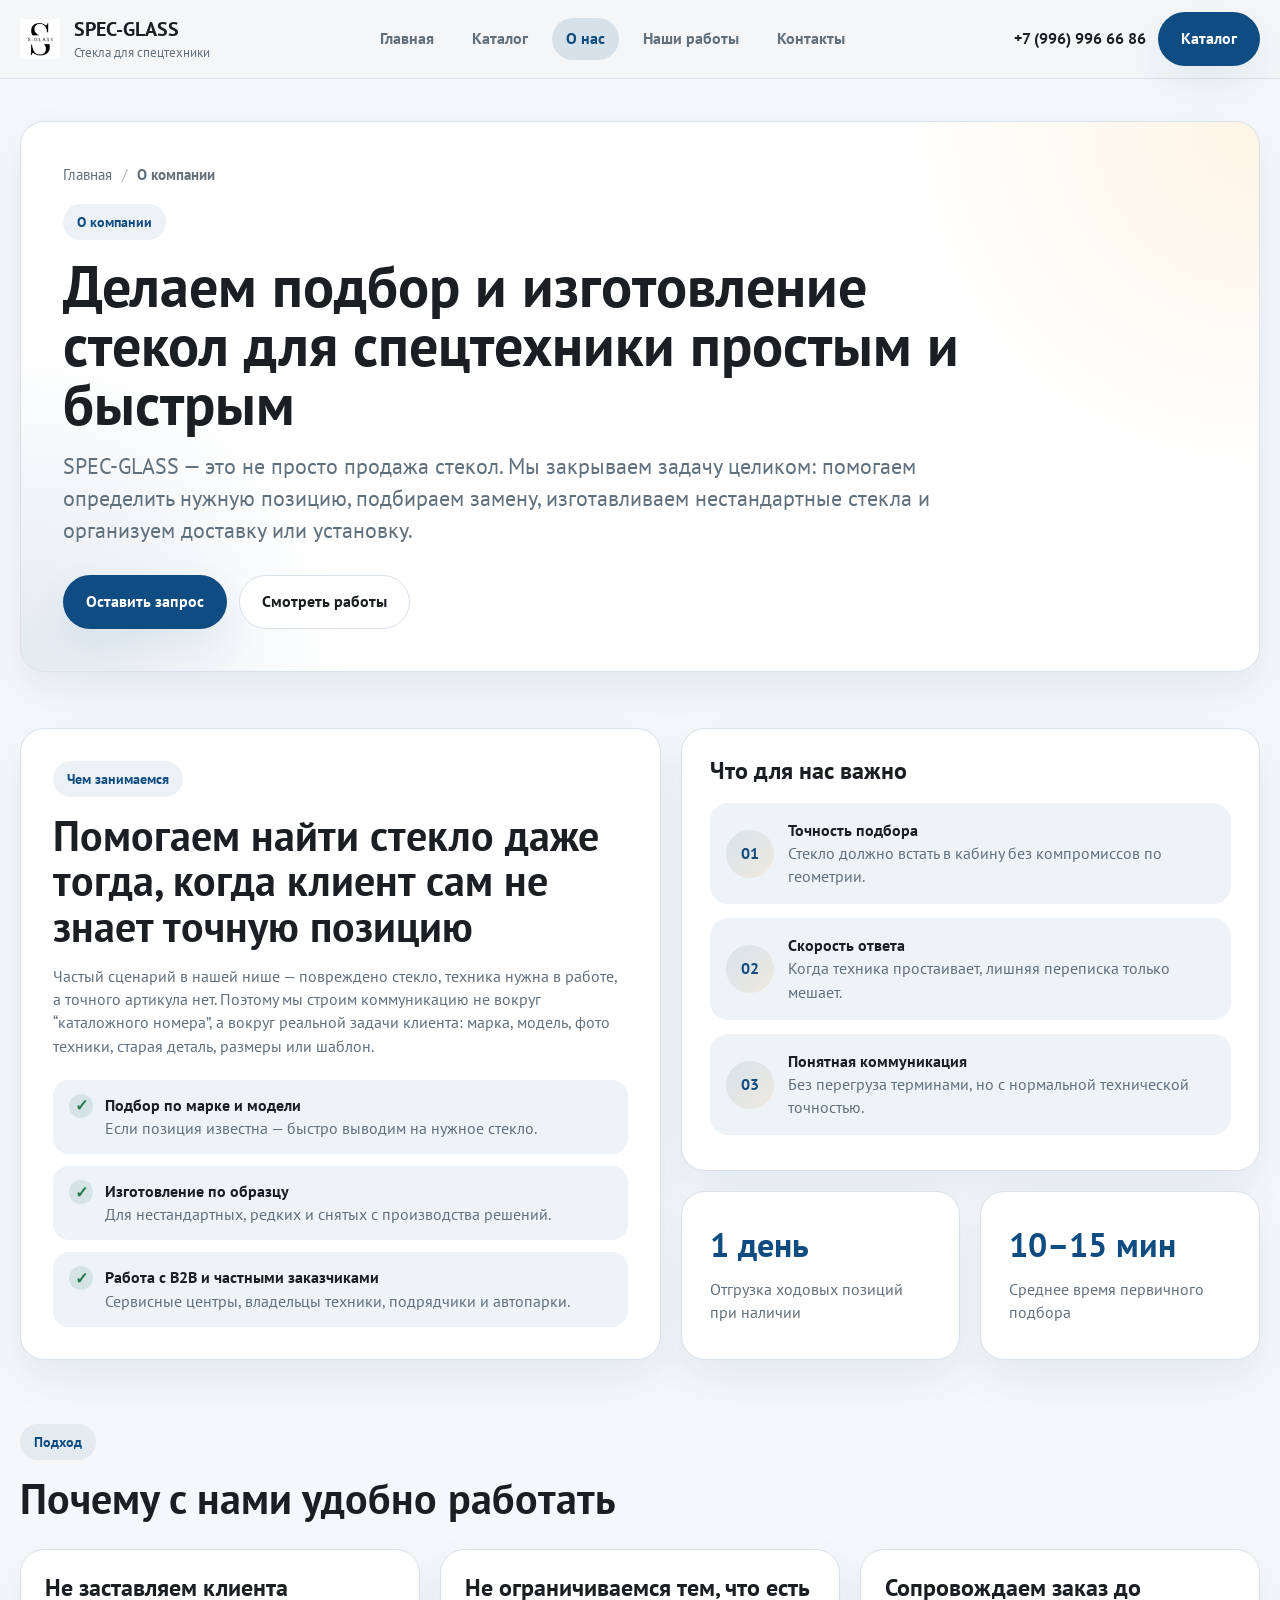
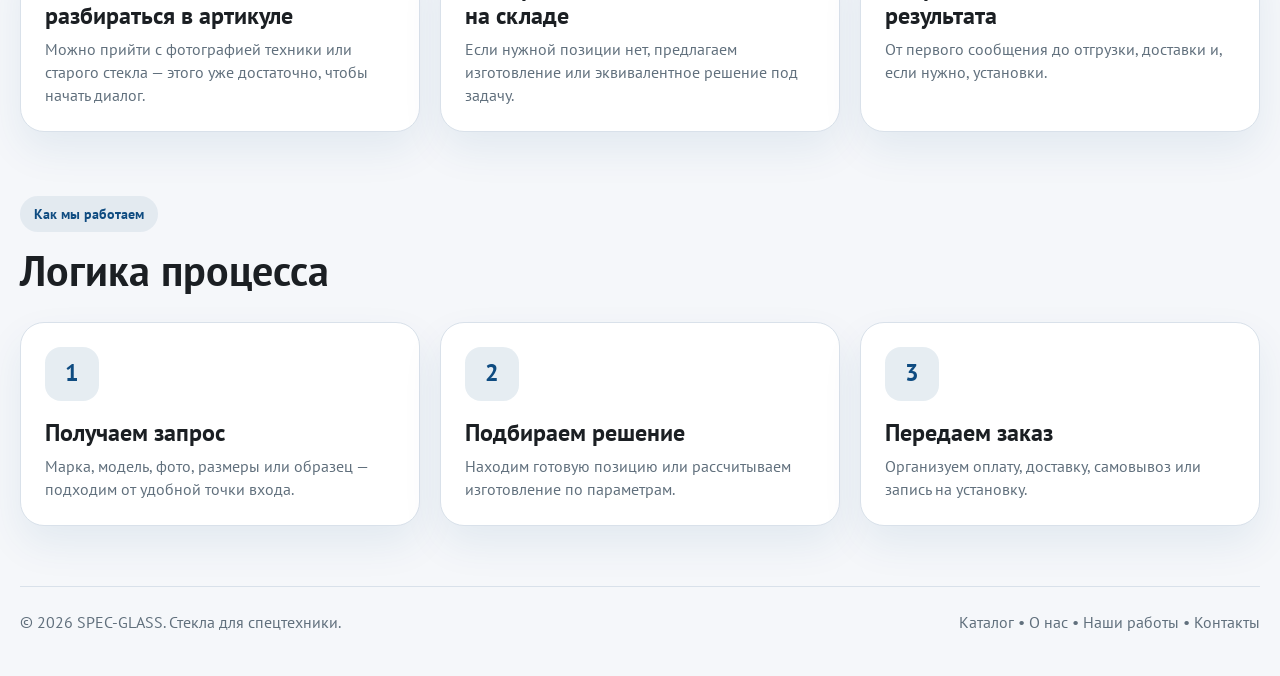
<file: about.html>
<!doctype html>
<html lang="ru">
<head>
  <meta charset="UTF-8">
  <meta name="viewport" content="width=device-width, initial-scale=1.0">
  <title>О компании — SPEC-GLASS</title>
  <link rel="preconnect" href="https://fonts.googleapis.com">
  <link rel="preconnect" href="https://fonts.gstatic.com" crossorigin>
  <link href="https://fonts.googleapis.com/css2?family=PT+Sans:wght@400;700&display=swap" rel="stylesheet">
  <link rel="stylesheet" href="assets/css/mains-style.css">
</head>
<body>
  <header class="site-header">
    <div class="container header-inner">
      <a href="index.html" class="logo">
        <img src="assets/img/logo.jpg" alt="logo">
        <span>SPEC-GLASS<span class="logo-meta">Стекла для спецтехники</span></span>
      </a>

      
      <nav class="site-nav">
        <a class="nav-link " href="index.html">Главная</a>
        <a class="nav-link" href="catalog/index.html">Каталог</a>
        <a class="nav-link is-active" href="about.html">О нас</a>
        <a class="nav-link " href="works.html">Наши работы</a>
        <a class="nav-link " href="contacts.html">Контакты</a>
      </nav>

      <div class="header-actions">
        <a class="contact-link" href="tel:+89990999686">+7 (996) 996 66 86</a>
        <a class="btn btn-primary" href="catalog/index.html">Каталог</a>
      </div>
      
      <button class="mobile-menu-btn" type="button" aria-label="Открыть меню" aria-expanded="false">
        <span></span>
        <span></span>
        <span></span>
      </button>

    </div>
  </header>

  <main>
    <section class="page-hero">
      <div class="container">
        <div class="page-hero-card card">
          <div class="breadcrumbs">
            <a href="index.html">Главная</a><span>/</span><strong>О компании</strong>
          </div>
          <div class="eyebrow">О компании</div>
          <h1 style="margin-top:16px; max-width:900px;">Делаем подбор и изготовление стекол для спецтехники простым и быстрым</h1>
          <p class="lead" style="margin-top:18px; max-width:880px;">SPEC-GLASS — это не просто продажа стекол. Мы закрываем задачу целиком: помогаем определить нужную позицию, подбираем замену, изготавливаем нестандартные стекла и организуем доставку или установку.</p>
          <div class="btn-row">
            <a class="btn btn-primary" href="#" data-open-modal data-source="about-hero" data-title="О компании">Оставить запрос</a>
            <a class="btn btn-secondary" href="works.html">Смотреть работы</a>
          </div>
        </div>
      </div>
    </section>

    <section class="section-sm">
      <div class="container about-grid">
        <div class="about-card card" style="padding:32px;">
          <div class="eyebrow">Чем занимаемся</div>
          <h2 style="margin-top:16px;">Помогаем найти стекло даже тогда, когда клиент сам не знает точную позицию</h2>
          <p class="text-muted" style="margin-top:16px;">Частый сценарий в нашей нише — повреждено стекло, техника нужна в работе, а точного артикула нет. Поэтому мы строим коммуникацию не вокруг “каталожного номера”, а вокруг реальной задачи клиента: марка, модель, фото техники, старая деталь, размеры или шаблон.</p>
          <div class="about-points">
            <div class="about-point"><div class="point-mark">✓</div><div><strong>Подбор по марке и модели</strong><p class="text-muted">Если позиция известна — быстро выводим на нужное стекло.</p></div></div>
            <div class="about-point"><div class="point-mark">✓</div><div><strong>Изготовление по образцу</strong><p class="text-muted">Для нестандартных, редких и снятых с производства решений.</p></div></div>
            <div class="about-point"><div class="point-mark">✓</div><div><strong>Работа с B2B и частными заказчиками</strong><p class="text-muted">Сервисные центры, владельцы техники, подрядчики и автопарки.</p></div></div>
          </div>
        </div>
        <div class="hero-side">
          <div class="card">
            <h3>Что для нас важно</h3>
            <div class="quick-contact-list">
              <div class="quick-contact-item"><div class="quick-contact-icon">01</div><div><strong>Точность подбора</strong><p class="text-muted">Стекло должно встать в кабину без компромиссов по геометрии.</p></div></div>
              <div class="quick-contact-item"><div class="quick-contact-icon">02</div><div><strong>Скорость ответа</strong><p class="text-muted">Когда техника простаивает, лишняя переписка только мешает.</p></div></div>
              <div class="quick-contact-item"><div class="quick-contact-icon">03</div><div><strong>Понятная коммуникация</strong><p class="text-muted">Без перегруза терминами, но с нормальной технической точностью.</p></div></div>
            </div>
          </div>
          <div class="stats-grid">
            <div class="stat-card card"><div class="stat-value">1 день</div><p class="text-muted">Отгрузка ходовых позиций при наличии</p></div>
            <div class="stat-card card"><div class="stat-value">10–15 мин</div><p class="text-muted">Среднее время первичного подбора</p></div>
          </div>
        </div>
      </div>
    </section>

    <section class="section">
      <div class="container">
        <div class="eyebrow">Подход</div>
        <h2 style="margin-top:16px;">Почему с нами удобно работать</h2>
        <div class="values-grid" style="margin-top:28px;">
          <div class="value-card card"><h3>Не заставляем клиента разбираться в артикуле</h3><p class="text-muted">Можно прийти с фотографией техники или старого стекла — этого уже достаточно, чтобы начать диалог.</p></div>
          <div class="value-card card"><h3>Не ограничиваемся тем, что есть на складе</h3><p class="text-muted">Если нужной позиции нет, предлагаем изготовление или эквивалентное решение под задачу.</p></div>
          <div class="value-card card"><h3>Сопровождаем заказ до результата</h3><p class="text-muted">От первого сообщения до отгрузки, доставки и, если нужно, установки.</p></div>
        </div>
      </div>
    </section>

    <section class="section-sm">
      <div class="container">
        <div class="eyebrow">Как мы работаем</div>
        <h2 style="margin-top:16px;">Логика процесса</h2>
        <div class="timeline-grid" style="margin-top:28px;">
          <div class="timeline-card card"><div class="timeline-step">1</div><h3>Получаем запрос</h3><p class="text-muted">Марка, модель, фото, размеры или образец — подходим от удобной точки входа.</p></div>
          <div class="timeline-card card"><div class="timeline-step">2</div><h3>Подбираем решение</h3><p class="text-muted">Находим готовую позицию или рассчитываем изготовление по параметрам.</p></div>
          <div class="timeline-card card"><div class="timeline-step">3</div><h3>Передаем заказ</h3><p class="text-muted">Организуем оплату, доставку, самовывоз или запись на установку.</p></div>
        </div>
      </div>
    </section>


  </main>

  <footer class="site-footer">
    <div class="container footer-inner">
      <div>© 2026 SPEC-GLASS. Стекла для спецтехники.</div>
      <div>Каталог • О нас • Наши работы • Контакты</div>
    </div>
  </footer>

  <div class="modal" id="request-modal" aria-hidden="true">
    <div class="modal-card modal-card-compact">
      <button class="modal-close" type="button" data-close-modal aria-label="Закрыть">×</button>

      <div class="eyebrow">Быстрая связь</div>
      <h3 class="modal-title">Выберите удобный способ связи</h3>
      <p class="modal-subtitle">
        Ответим быстро, подскажем по наличию, цене и поможем подобрать стекло под вашу технику.
      </p>

      <div class="modal-links">
        <a class="contact-pill" href="#" target="_blank" rel="noopener">
          <span class="contact-pill__icon">
            <!-- WhatsApp icon -->
            <svg viewBox="0 0 24 24" fill="none" aria-hidden="true">
              <path d="M12 21a8.8 8.8 0 0 1-4.3-1.1L3.5 21l1.2-4A9 9 0 1 1 12 21Z" stroke="currentColor" stroke-width="1.8" stroke-linecap="round" stroke-linejoin="round"/>
              <path style="transform: translate(-1px, 0px);" d="M9 8.8c.2-.5.4-.5.7-.5h.6c.2 0 .4 0 .5.4l.6 1.5c.1.2.1.5 0 .7l-.5.6c-.1.1-.2.3-.1.5.3.6.8 1.2 1.3 1.6.6.5 1.3.9 2 .9.2 0 .3-.1.5-.2l.6-.7c.2-.2.4-.2.7-.1l1.4.7c.3.1.4.3.4.5v.6c0 .3 0 .5-.4.7-.5.2-1.2.4-1.9.3-1.2-.1-2.4-.7-3.8-1.9-1.1-1-1.9-2.2-2.1-3.3-.1-.8.1-1.5.3-2.1Z" stroke="currentColor" stroke-width="1.8" stroke-linecap="round" stroke-linejoin="round"/>
            </svg>
          </span>
          <span class="contact-pill__content">
            <span class="contact-pill__name">WhatsApp</span>
            <span class="contact-pill__text">Написать сразу</span>
          </span>
        </a>

        <a class="contact-pill" href="#" target="_blank" rel="noopener">
          <span class="contact-pill__icon">
            <!-- Telegram icon -->
            <svg viewBox="0 0 24 24" fill="none" aria-hidden="true">
              <path d="M21 4L3.8 10.6c-.8.3-.8 1.4.1 1.6l4.4 1.4 1.7 5.2c.2.7 1.1.9 1.6.4l2.4-2.4 4.5 3.3c.7.5 1.6.1 1.8-.8L22 5.2C22.2 4.4 21.6 3.8 21 4Z" stroke="currentColor" stroke-width="1.8" stroke-linecap="round" stroke-linejoin="round"/>
              <path d="M8.3 13.5 18.7 6.8" stroke="currentColor" stroke-width="1.8" stroke-linecap="round" stroke-linejoin="round"/>
            </svg>
          </span>
          <span class="contact-pill__content">
            <span class="contact-pill__name">Telegram</span>
            <span class="contact-pill__text">Отправить сообщение</span>
          </span>
        </a>

        <a class="contact-pill" href="#" target="_blank" rel="noopener">
          <span class="contact-pill__icon">
            <!-- MAX placeholder / can replace -->
            <svg viewBox="0 0 24 24" fill="none" aria-hidden="true">
              <rect x="4" y="4" width="16" height="16" rx="5" stroke="currentColor" stroke-width="1.8"/>
              <path d="M8 15V9l4 4 4-4v6" stroke="currentColor" stroke-width="1.8" stroke-linecap="round" stroke-linejoin="round"/>
            </svg>
          </span>
          <span class="contact-pill__content">
            <span class="contact-pill__name">MAX</span>
            <span class="contact-pill__text">Новый мессенджер</span>
          </span>
        </a>

        <a class="contact-pill" href="tel:+79999999999">
          <span class="contact-pill__icon">
            <!-- Phone icon -->
            <svg viewBox="0 0 24 24" fill="none" aria-hidden="true">
              <path d="M6.9 4.8h2.2c.4 0 .8.3.9.7l.7 3.1c.1.4 0 .8-.3 1.1l-1.2 1.2a14.6 14.6 0 0 0 3.9 3.9l1.2-1.2c.3-.3.7-.4 1.1-.3l3.1.7c.4.1.7.5.7.9v2.2c0 .5-.4 1-.9 1A15.2 15.2 0 0 1 5.9 5.7c0-.5.4-.9 1-.9Z" stroke="currentColor" stroke-width="1.8" stroke-linecap="round" stroke-linejoin="round"/>
            </svg>
          </span>
          <span class="contact-pill__content">
            <span class="contact-pill__name">Телефон</span>
            <span class="contact-pill__text">Позвонить сейчас</span>
          </span>
        </a>
      </div>

      <div class="modal-divider"></div>

      <div class="modal-form-box">
        <h4 class="modal-form-title">Или оставьте номер — мы сами свяжемся с вами</h4>
        <p class="modal-form-subtitle">
          Перезвоним, уточним модель техники и быстро сориентируем по стоимости.
        </p>

        <form class="modal-form">
          <input type="hidden" name="source">
          <input type="hidden" name="request_context">

          <div class="field">
            <label>Телефон</label>
            <input type="text" placeholder="+7 (___) ___-__-__">
          </div>

          <button class="btn btn-primary" type="submit">Жду звонка</button>
        </form>
      </div>
    </div>
  </div>
  <script src="assets/js/script.js"></script>
</body>
</html>
</file>
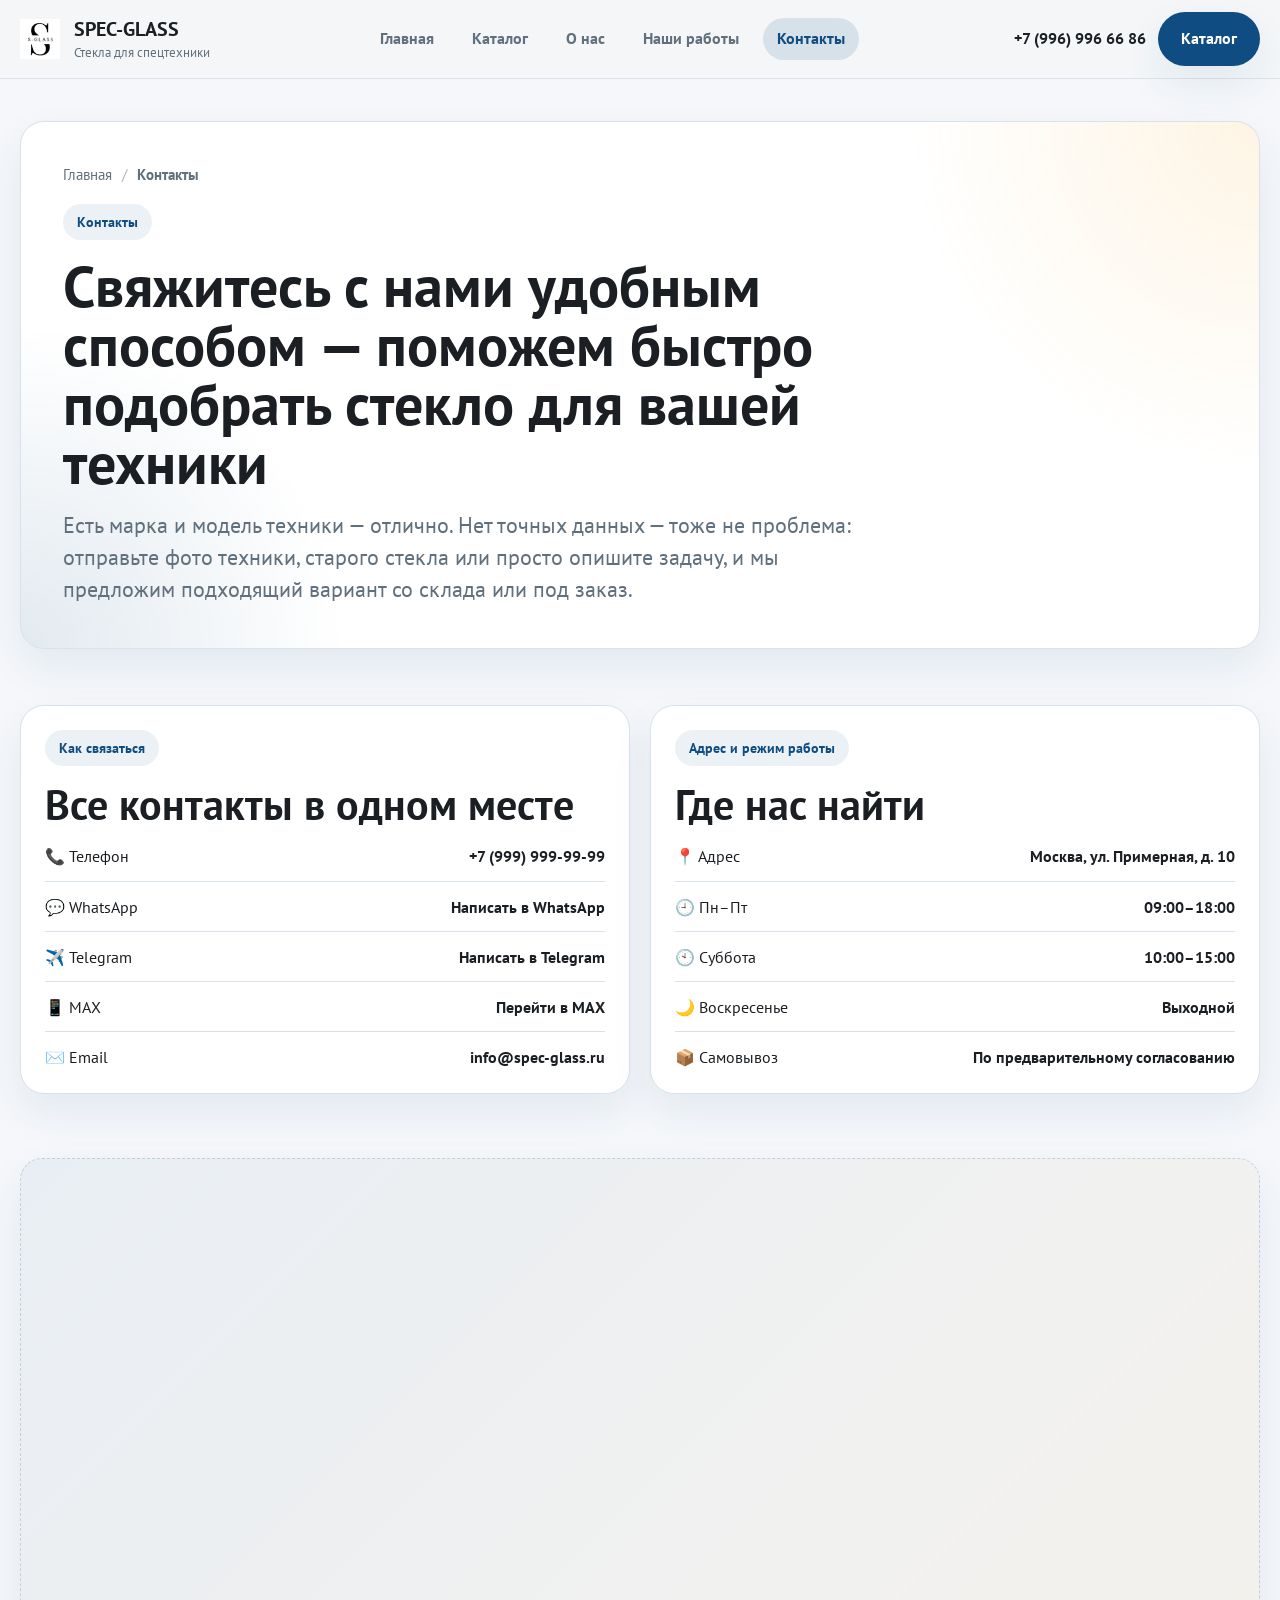
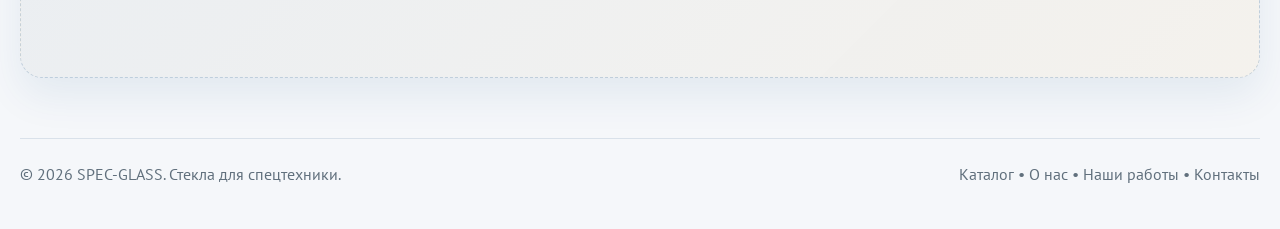
<file: contacts.html>
<!doctype html>
<html lang="ru">
<head>
  <meta charset="UTF-8">
  <meta name="viewport" content="width=device-width, initial-scale=1.0">
  <title>Контакты — SPEC-GLASS</title>
  <link rel="preconnect" href="https://fonts.googleapis.com">
  <link rel="preconnect" href="https://fonts.gstatic.com" crossorigin>
  <link href="https://fonts.googleapis.com/css2?family=PT+Sans:wght@400;700&display=swap" rel="stylesheet">
  <link rel="stylesheet" href="assets/css/mains-style.css">
</head>
<body>
  <header class="site-header">
    <div class="container header-inner">
      <a href="index.html" class="logo">
        <img src="assets/img/logo.jpg" alt="logo">
        <span>SPEC-GLASS<span class="logo-meta">Стекла для спецтехники</span></span>
      </a>

      
      <nav class="site-nav">
        <a class="nav-link " href="index.html">Главная</a>
        <a class="nav-link" href="catalog/index.html">Каталог</a>
        <a class="nav-link" href="about.html">О нас</a>
        <a class="nav-link" href="works.html">Наши работы</a>
        <a class="nav-link is-active" href="contacts.html">Контакты</a>
      </nav>

      <div class="header-actions">
        <a class="contact-link" href="tel:+89990999686">+7 (996) 996 66 86</a>
        <a class="btn btn-primary" href="catalog/index.html">Каталог</a>
      </div>
      
      <button class="mobile-menu-btn" type="button" aria-label="Открыть меню" aria-expanded="false">
        <span></span>
        <span></span>
        <span></span>
      </button>

    </div>
  </header>

  <main>

    <section class="page-hero">
      <div class="container">
        <div class="page-hero-card card">
          <div class="breadcrumbs"><a href="index.html">Главная</a><span>/</span><strong>Контакты</strong></div>
          <div class="eyebrow">Контакты</div>
          <h1 style="margin-top:16px; max-width:860px;">Свяжитесь с нами удобным способом — поможем быстро подобрать стекло для вашей техники</h1>
          <p class="lead" style="margin-top:18px; max-width:820px;">Есть марка и модель техники — отлично. Нет точных данных — тоже не проблема: отправьте фото техники, старого стекла или просто опишите задачу, и мы предложим подходящий вариант со склада или под заказ.</p>
        </div>
      </div>
    </section>

    <section class="section-sm">
      <div class="container contact-panels">
        <div class="contact-card card">
          <div class="eyebrow">Как связаться</div>
          <h2 style="margin-top:16px;">Все контакты в одном месте</h2>
          <div class="contact-list">
            <div class="contact-line">
              <span>📞 Телефон</span>
              <strong><a href="tel:+79999999999">+7 (999) 999-99-99</a></strong>
            </div>
            <div class="contact-line">
              <span>💬 WhatsApp</span>
              <strong><a href="#">Написать в WhatsApp</a></strong>
            </div>
            <div class="contact-line">
              <span>✈️ Telegram</span>
              <strong><a href="#">Написать в Telegram</a></strong>
            </div>
            <div class="contact-line">
              <span>📱 MAX</span>
              <strong><a href="#">Перейти в MAX</a></strong>
            </div>
            <div class="contact-line">
              <span>✉️ Email</span>
              <strong><a href="mailto:info@spec-glass.ru">info@spec-glass.ru</a></strong>
            </div>
          </div>
        </div>

        <div class="contact-card card">
          <div class="eyebrow">Адрес и режим работы</div>
          <h2 style="margin-top:16px;">Где нас найти</h2>
          <div class="contact-list">
            <div class="contact-line">
              <span>📍 Адрес</span>
              <strong>Москва, ул. Примерная, д. 10</strong>
            </div>
            <div class="contact-line">
              <span>🕘 Пн–Пт</span>
              <strong>09:00–18:00</strong>
            </div>
            <div class="contact-line">
              <span>🕙 Суббота</span>
              <strong>10:00–15:00</strong>
            </div>
            <div class="contact-line">
              <span>🌙 Воскресенье</span>
              <strong>Выходной</strong>
            </div>
            <div class="contact-line">
              <span>📦 Самовывоз</span>
              <strong>По предварительному согласованию</strong>
            </div>
          </div>
        </div>
      </div>
    </section>

    <section class="section-sm">
      <div class="container">
        <div class="contact-map card">
          <iframe src="https://yandex.ru/map-widget/v1/?um=constructor%3Abb66520ff2d0b8e915ed2196c1c3f93be7136646af29956df5ab71120e773c1f&amp;source=constructor" width="100%" height="100%" frameborder="0"></iframe>
        </div>
      </div>
    </section>

 
  </main>

  <footer class="site-footer"><div class="container footer-inner"><div>© 2026 SPEC-GLASS. Стекла для спецтехники.</div><div>Каталог • О нас • Наши работы • Контакты</div></div></footer>
 
  <div class="modal" id="request-modal" aria-hidden="true">
    <div class="modal-card modal-card-compact">
      <button class="modal-close" type="button" data-close-modal aria-label="Закрыть">×</button>

      <div class="eyebrow">Быстрая связь</div>
      <h3 class="modal-title">Выберите удобный способ связи</h3>
      <p class="modal-subtitle">
        Ответим быстро, подскажем по наличию, цене и поможем подобрать стекло под вашу технику.
      </p>

      <div class="modal-links">
        <a class="contact-pill" href="#" target="_blank" rel="noopener">
          <span class="contact-pill__icon">
            <!-- WhatsApp icon -->
            <svg viewBox="0 0 24 24" fill="none" aria-hidden="true">
              <path d="M12 21a8.8 8.8 0 0 1-4.3-1.1L3.5 21l1.2-4A9 9 0 1 1 12 21Z" stroke="currentColor" stroke-width="1.8" stroke-linecap="round" stroke-linejoin="round"/>
              <path style="transform: translate(-1px, 0px);" d="M9 8.8c.2-.5.4-.5.7-.5h.6c.2 0 .4 0 .5.4l.6 1.5c.1.2.1.5 0 .7l-.5.6c-.1.1-.2.3-.1.5.3.6.8 1.2 1.3 1.6.6.5 1.3.9 2 .9.2 0 .3-.1.5-.2l.6-.7c.2-.2.4-.2.7-.1l1.4.7c.3.1.4.3.4.5v.6c0 .3 0 .5-.4.7-.5.2-1.2.4-1.9.3-1.2-.1-2.4-.7-3.8-1.9-1.1-1-1.9-2.2-2.1-3.3-.1-.8.1-1.5.3-2.1Z" stroke="currentColor" stroke-width="1.8" stroke-linecap="round" stroke-linejoin="round"/>
            </svg>
          </span>
          <span class="contact-pill__content">
            <span class="contact-pill__name">WhatsApp</span>
            <span class="contact-pill__text">Написать сразу</span>
          </span>
        </a>

        <a class="contact-pill" href="#" target="_blank" rel="noopener">
          <span class="contact-pill__icon">
            <!-- Telegram icon -->
            <svg viewBox="0 0 24 24" fill="none" aria-hidden="true">
              <path d="M21 4L3.8 10.6c-.8.3-.8 1.4.1 1.6l4.4 1.4 1.7 5.2c.2.7 1.1.9 1.6.4l2.4-2.4 4.5 3.3c.7.5 1.6.1 1.8-.8L22 5.2C22.2 4.4 21.6 3.8 21 4Z" stroke="currentColor" stroke-width="1.8" stroke-linecap="round" stroke-linejoin="round"/>
              <path d="M8.3 13.5 18.7 6.8" stroke="currentColor" stroke-width="1.8" stroke-linecap="round" stroke-linejoin="round"/>
            </svg>
          </span>
          <span class="contact-pill__content">
            <span class="contact-pill__name">Telegram</span>
            <span class="contact-pill__text">Отправить сообщение</span>
          </span>
        </a>

        <a class="contact-pill" href="#" target="_blank" rel="noopener">
          <span class="contact-pill__icon">
            <!-- MAX placeholder / can replace -->
            <svg viewBox="0 0 24 24" fill="none" aria-hidden="true">
              <rect x="4" y="4" width="16" height="16" rx="5" stroke="currentColor" stroke-width="1.8"/>
              <path d="M8 15V9l4 4 4-4v6" stroke="currentColor" stroke-width="1.8" stroke-linecap="round" stroke-linejoin="round"/>
            </svg>
          </span>
          <span class="contact-pill__content">
            <span class="contact-pill__name">MAX</span>
            <span class="contact-pill__text">Новый мессенджер</span>
          </span>
        </a>

        <a class="contact-pill" href="tel:+79999999999">
          <span class="contact-pill__icon">
            <!-- Phone icon -->
            <svg viewBox="0 0 24 24" fill="none" aria-hidden="true">
              <path d="M6.9 4.8h2.2c.4 0 .8.3.9.7l.7 3.1c.1.4 0 .8-.3 1.1l-1.2 1.2a14.6 14.6 0 0 0 3.9 3.9l1.2-1.2c.3-.3.7-.4 1.1-.3l3.1.7c.4.1.7.5.7.9v2.2c0 .5-.4 1-.9 1A15.2 15.2 0 0 1 5.9 5.7c0-.5.4-.9 1-.9Z" stroke="currentColor" stroke-width="1.8" stroke-linecap="round" stroke-linejoin="round"/>
            </svg>
          </span>
          <span class="contact-pill__content">
            <span class="contact-pill__name">Телефон</span>
            <span class="contact-pill__text">Позвонить сейчас</span>
          </span>
        </a>
      </div>

      <div class="modal-divider"></div>

      <div class="modal-form-box">
        <h4 class="modal-form-title">Или оставьте номер — мы сами свяжемся с вами</h4>
        <p class="modal-form-subtitle">
          Перезвоним, уточним модель техники и быстро сориентируем по стоимости.
        </p>

        <form class="modal-form">
          <input type="hidden" name="source">
          <input type="hidden" name="request_context">

          <div class="field">
            <label>Телефон</label>
            <input type="text" placeholder="+7 (___) ___-__-__">
          </div>

          <button class="btn btn-primary" type="submit">Жду звонка</button>
        </form>
      </div>
    </div>
  </div>

  <script src="assets/js/script.js"></script>
</body>
</html>
</file>
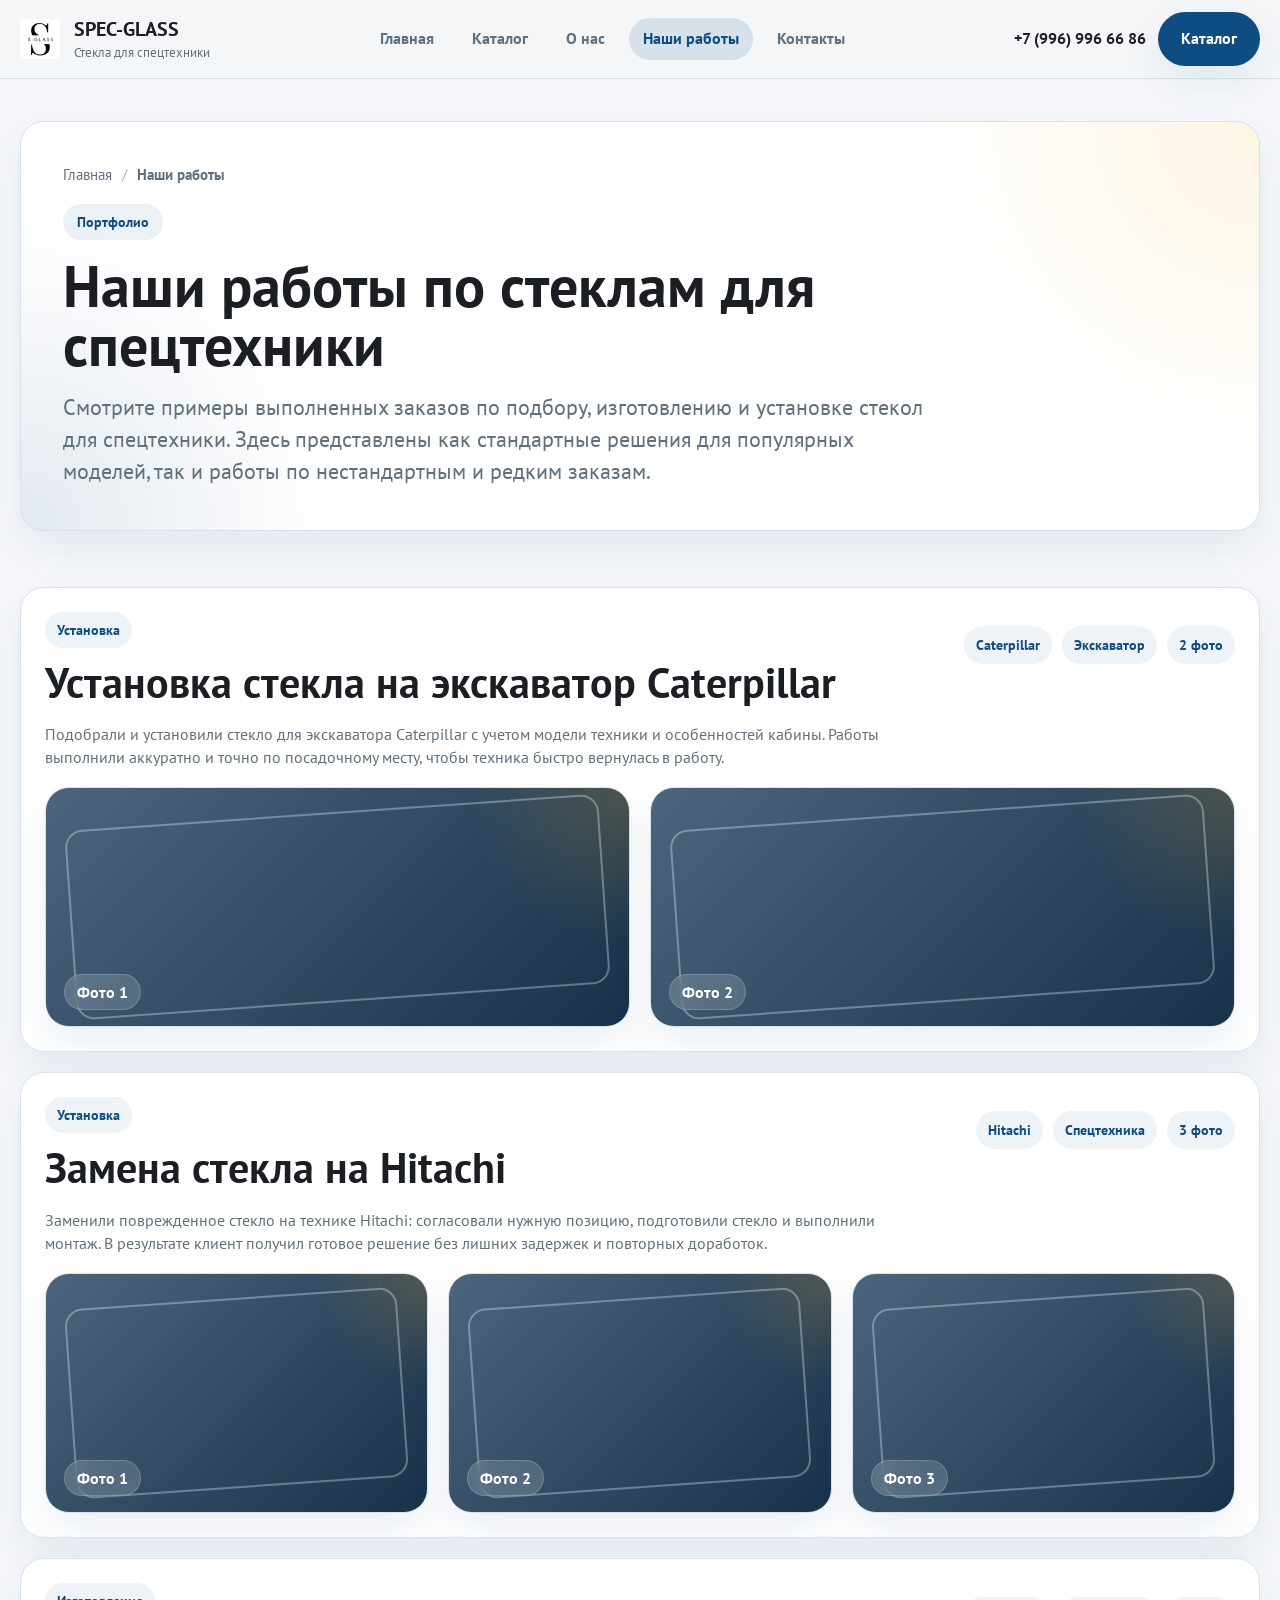
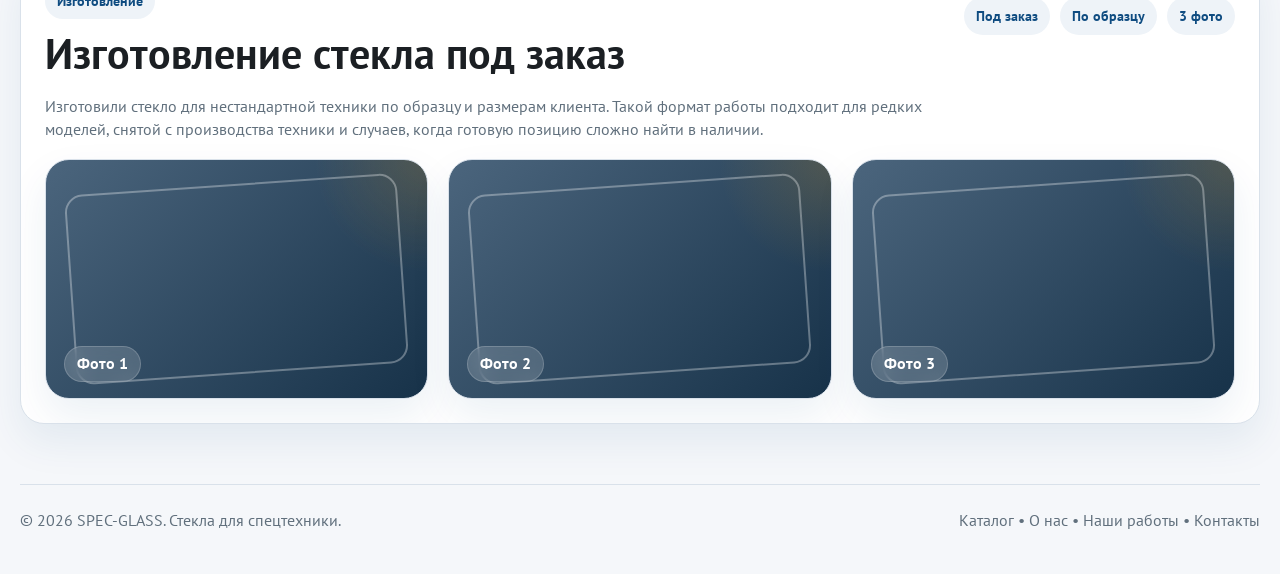
<file: works.html>
<!doctype html>
<html lang="ru">
<head>
  <meta charset="UTF-8">
  <meta name="viewport" content="width=device-width, initial-scale=1.0">
  <title>Наши работы — SPEC-GLASS</title>
  <link rel="preconnect" href="https://fonts.googleapis.com">
  <link rel="preconnect" href="https://fonts.gstatic.com" crossorigin>
  <link href="https://fonts.googleapis.com/css2?family=PT+Sans:wght@400;700&display=swap" rel="stylesheet">
  <link rel="stylesheet" href="assets/css/mains-style.css">
  
</head>
<body>
  <header class="site-header">
    <div class="container header-inner">
      <a href="index.html" class="logo">
        <img src="assets/img/logo.jpg" alt="logo">
        <span>SPEC-GLASS<span class="logo-meta">Стекла для спецтехники</span></span>
      </a>

      
      <nav class="site-nav">
        <a class="nav-link " href="index.html">Главная</a>
        <a class="nav-link" href="catalog/index.html">Каталог</a>
        <a class="nav-link" href="about.html">О нас</a>
        <a class="nav-link is-active" href="works.html">Наши работы</a>
        <a class="nav-link " href="contacts.html">Контакты</a>
      </nav>

      <div class="header-actions">
        <a class="contact-link" href="tel:+89990999686">+7 (996) 996 66 86</a>
        <a class="btn btn-primary" href="catalog/index.html">Каталог</a>
      </div>
      
      <button class="mobile-menu-btn" type="button" aria-label="Открыть меню" aria-expanded="false">
        <span></span>
        <span></span>
        <span></span>
      </button>

    </div>
  </header>

  <main>
    <section class="page-hero">
      <div class="container">
        <div class="page-hero-card card">
          <div class="breadcrumbs"><a href="index.html">Главная</a><span>/</span><strong>Наши работы</strong></div>
          <div class="eyebrow">Портфолио</div>
          <h1 style="margin-top:16px; max-width:920px;">Наши работы по стеклам для спецтехники</h1>
          <p class="lead" style="margin-top:18px; max-width:860px;">Смотрите примеры выполненных заказов по подбору, изготовлению и установке стекол для спецтехники. Здесь представлены как стандартные решения для популярных моделей, так и работы по нестандартным и редким заказам.</p>
        </div>
      </div>
    </section>

    <section class="section-sm">
      <div class="container works-grid">
        <article class="work-card card">
          <div class="work-head">
            <div>
              <div class="work-meta">Установка</div>
              <h2 style="margin-top:12px;">Установка стекла на экскаватор Caterpillar</h2>
            </div>
            <div class="work-specs"><span class="work-spec">Caterpillar</span><span class="work-spec">Экскаватор</span><span class="work-spec">2 фото</span></div>
          </div>
          <p class="work-desc">Подобрали и установили стекло для экскаватора Caterpillar с учетом модели техники и особенностей кабины. Работы выполнили аккуратно и точно по посадочному месту, чтобы техника быстро вернулась в работу.</p>
          <div class="gallery-grid two">
            <div class="gallery-shot card" data-shot="Фото 1"></div>
            <div class="gallery-shot card" data-shot="Фото 2"></div>
          </div>
        </article>

        <article class="work-card card">
          <div class="work-head">
            <div>
              <div class="work-meta">Установка</div>
              <h2 style="margin-top:12px;">Замена стекла на Hitachi</h2>
            </div>
            <div class="work-specs"><span class="work-spec">Hitachi</span><span class="work-spec">Спецтехника</span><span class="work-spec">3 фото</span></div>
          </div>
          <p class="work-desc">Заменили поврежденное стекло на технике Hitachi: согласовали нужную позицию, подготовили стекло и выполнили монтаж. В результате клиент получил готовое решение без лишних задержек и повторных доработок.</p>
          <div class="gallery-grid">
            <div class="gallery-shot card" data-shot="Фото 1"></div>
            <div class="gallery-shot card" data-shot="Фото 2"></div>
            <div class="gallery-shot card" data-shot="Фото 3"></div>
          </div>
        </article>

        <article class="work-card card">
          <div class="work-head">
            <div>
              <div class="work-meta">Изготовление</div>
              <h2 style="margin-top:12px;">Изготовление стекла под заказ</h2>
            </div>
            <div class="work-specs"><span class="work-spec">Под заказ</span><span class="work-spec">По образцу</span><span class="work-spec">3 фото</span></div>
          </div>
          <p class="work-desc">Изготовили стекло для нестандартной техники по образцу и размерам клиента. Такой формат работы подходит для редких моделей, снятой с производства техники и случаев, когда готовую позицию сложно найти в наличии.</p>
          <div class="gallery-grid">
            <div class="gallery-shot card" data-shot="Фото 1"></div>
            <div class="gallery-shot card" data-shot="Фото 2"></div>
            <div class="gallery-shot card" data-shot="Фото 3"></div>
          </div>
        </article>
      </div>
    </section>




  </main>

  <footer class="site-footer"><div class="container footer-inner"><div>© 2026 SPEC-GLASS. Стекла для спецтехники.</div><div>Каталог • О нас • Наши работы • Контакты</div></div></footer>

  <div class="modal" id="request-modal" aria-hidden="true">
    <div class="modal-card modal-card-compact">
      <button class="modal-close" type="button" data-close-modal aria-label="Закрыть">×</button>

      <div class="eyebrow">Быстрая связь</div>
      <h3 class="modal-title">Выберите удобный способ связи</h3>
      <p class="modal-subtitle">
        Ответим быстро, подскажем по наличию, цене и поможем подобрать стекло под вашу технику.
      </p>

      <div class="modal-links">
        <a class="contact-pill" href="#" target="_blank" rel="noopener">
          <span class="contact-pill__icon">
            <!-- WhatsApp icon -->
            <svg viewBox="0 0 24 24" fill="none" aria-hidden="true">
              <path d="M12 21a8.8 8.8 0 0 1-4.3-1.1L3.5 21l1.2-4A9 9 0 1 1 12 21Z" stroke="currentColor" stroke-width="1.8" stroke-linecap="round" stroke-linejoin="round"/>
              <path style="transform: translate(-1px, 0px);" d="M9 8.8c.2-.5.4-.5.7-.5h.6c.2 0 .4 0 .5.4l.6 1.5c.1.2.1.5 0 .7l-.5.6c-.1.1-.2.3-.1.5.3.6.8 1.2 1.3 1.6.6.5 1.3.9 2 .9.2 0 .3-.1.5-.2l.6-.7c.2-.2.4-.2.7-.1l1.4.7c.3.1.4.3.4.5v.6c0 .3 0 .5-.4.7-.5.2-1.2.4-1.9.3-1.2-.1-2.4-.7-3.8-1.9-1.1-1-1.9-2.2-2.1-3.3-.1-.8.1-1.5.3-2.1Z" stroke="currentColor" stroke-width="1.8" stroke-linecap="round" stroke-linejoin="round"/>
            </svg>
          </span>
          <span class="contact-pill__content">
            <span class="contact-pill__name">WhatsApp</span>
            <span class="contact-pill__text">Написать сразу</span>
          </span>
        </a>

        <a class="contact-pill" href="#" target="_blank" rel="noopener">
          <span class="contact-pill__icon">
            <!-- Telegram icon -->
            <svg viewBox="0 0 24 24" fill="none" aria-hidden="true">
              <path d="M21 4L3.8 10.6c-.8.3-.8 1.4.1 1.6l4.4 1.4 1.7 5.2c.2.7 1.1.9 1.6.4l2.4-2.4 4.5 3.3c.7.5 1.6.1 1.8-.8L22 5.2C22.2 4.4 21.6 3.8 21 4Z" stroke="currentColor" stroke-width="1.8" stroke-linecap="round" stroke-linejoin="round"/>
              <path d="M8.3 13.5 18.7 6.8" stroke="currentColor" stroke-width="1.8" stroke-linecap="round" stroke-linejoin="round"/>
            </svg>
          </span>
          <span class="contact-pill__content">
            <span class="contact-pill__name">Telegram</span>
            <span class="contact-pill__text">Отправить сообщение</span>
          </span>
        </a>

        <a class="contact-pill" href="#" target="_blank" rel="noopener">
          <span class="contact-pill__icon">
            <!-- MAX placeholder / can replace -->
            <svg viewBox="0 0 24 24" fill="none" aria-hidden="true">
              <rect x="4" y="4" width="16" height="16" rx="5" stroke="currentColor" stroke-width="1.8"/>
              <path d="M8 15V9l4 4 4-4v6" stroke="currentColor" stroke-width="1.8" stroke-linecap="round" stroke-linejoin="round"/>
            </svg>
          </span>
          <span class="contact-pill__content">
            <span class="contact-pill__name">MAX</span>
            <span class="contact-pill__text">Новый мессенджер</span>
          </span>
        </a>

        <a class="contact-pill" href="tel:+79999999999">
          <span class="contact-pill__icon">
            <!-- Phone icon -->
            <svg viewBox="0 0 24 24" fill="none" aria-hidden="true">
              <path d="M6.9 4.8h2.2c.4 0 .8.3.9.7l.7 3.1c.1.4 0 .8-.3 1.1l-1.2 1.2a14.6 14.6 0 0 0 3.9 3.9l1.2-1.2c.3-.3.7-.4 1.1-.3l3.1.7c.4.1.7.5.7.9v2.2c0 .5-.4 1-.9 1A15.2 15.2 0 0 1 5.9 5.7c0-.5.4-.9 1-.9Z" stroke="currentColor" stroke-width="1.8" stroke-linecap="round" stroke-linejoin="round"/>
            </svg>
          </span>
          <span class="contact-pill__content">
            <span class="contact-pill__name">Телефон</span>
            <span class="contact-pill__text">Позвонить сейчас</span>
          </span>
        </a>
      </div>

      <div class="modal-divider"></div>

      <div class="modal-form-box">
        <h4 class="modal-form-title">Или оставьте номер — мы сами свяжемся с вами</h4>
        <p class="modal-form-subtitle">
          Перезвоним, уточним модель техники и быстро сориентируем по стоимости.
        </p>

        <form class="modal-form">
          <input type="hidden" name="source">
          <input type="hidden" name="request_context">

          <div class="field">
            <label>Телефон</label>
            <input type="text" placeholder="+7 (___) ___-__-__">
          </div>

          <button class="btn btn-primary" type="submit">Жду звонка</button>
        </form>
      </div>
    </div>
  </div>
  <script src="assets/js/script.js"></script>
</body>
</html>
</file>
<file: assets/css/style.css>
@import url('https://fonts.googleapis.com/css2?family=PT+Sans:wght@400;700&display=swap');

:root {
  --bg: #f4f6f8;
  --surface: #ffffff;
  --surface-2: #edf3f8;
  --surface-3: #e4edf5;
  --text: #17212b;
  --muted: #5f6b77;
  --line: #d8e1ea;
  --primary: #0f4c81;
  --primary-dark: #0c395f;
  --accent: #f4a621;
  --success: #22724a;
  --danger: #b23c3c;
  --container: 1240px;
  --radius: 22px;
  --radius-sm: 14px;
  --shadow: 0 20px 50px rgba(15, 76, 129, 0.08);
}

* { box-sizing: border-box; }
html { scroll-behavior: smooth; }
body {
  margin: 0;
  font-family: "PT Sans", sans-serif;
  color: var(--text);
  background: var(--bg);
  line-height: 1.45;
}
img { max-width: 100%; display: block; }
a { text-decoration: none; color: inherit; }
button, input, select, textarea { font: inherit; }

.container {
  width: min(100% - 32px, var(--container));
  margin: 0 auto;
}

.section { padding: 32px 0; }
.section-sm { padding: 32px 0; }
.section-head { max-width: 990px; margin-bottom: 32px; }
.eyebrow {
  display: inline-flex;
  align-items: center;
  gap: 8px;
  min-height: 38px;
  padding: 0 14px;
  border-radius: 999px;
  background: rgba(15, 76, 129, 0.08);
  color: var(--primary);
  font-weight: 700;
  font-size: 14px;
  margin-bottom: 16px;
}
.section-head-buttons {
  display: flex;
  gap: 12px;
  margin-bottom: 20px;
}
.back-to {
  height: 38px;
  background: rgba(15, 76, 129, 0.08);
  border-radius: 999px;
  display: flex;
  justify-content: center;
  align-items: center;
  padding: 0 14px;
  color: var(--primary);
  font-weight: 700;
  font-size: 14px;
  gap: 4px;
  transition: .3s;
  cursor: pointer;
}
.back-to:hover {
  background: var(--primary);
  color: #fff;
}
.back-to svg {
  width: 10px;
  height: auto;
  height: auto;
  transform: translate(-2px, 1px);
}
.back-to svg path { transition: .3s; }
.back-to:hover svg path { stroke: #fff; }

h1, h2, h3, h4, p, ul { margin: 0; }
h1 { font-size: clamp(34px, 5.2vw, 52px); line-height: 1.03; margin-bottom: 20px; }
h2 { font-size: clamp(28px, 4vw, 42px); line-height: 1.08; margin-bottom: 14px; }
h3 { font-size: clamp(22px, 2.8vw, 28px); line-height: 1.15; margin-bottom: 12px; }
.lead { font-size: clamp(18px, 2vw, 22px); color: var(--muted); }
.text-muted { color: var(--muted); }
.small { font-size: 14px; }

.btn-row { display: flex; gap: 14px; flex-wrap: wrap; }
.btn {
  display: inline-flex;
  align-items: center;
  justify-content: center;
  gap: 10px;
  min-height: 52px;
  padding: 0 22px;
  border-radius: 999px;
  border: 1px solid transparent;
  font-weight: 700;
  transition: .2s ease;
  cursor: pointer;
}
.btn-primary {
  background: var(--primary);
  color: #fff;
  box-shadow: var(--shadow);
}
.btn-primary:hover { background: var(--primary-dark); }
.btn-secondary {
  background: #fff;
  border-color: var(--line);
}
.btn-secondary:hover {
  border-color: var(--primary);
  color: var(--primary);
}
.btn-ghost {
  background: transparent;
  border-color: rgba(255,255,255,.24);
  color: #fff;
}
.btn-ghost:hover { background: rgba(255,255,255,.08); }

.card,
.metric-card,
.feature-card,
.category-card,
.catalog-card,
.info-card,
.step-card,
.review-card,
.faq-item,
.contact-card,
.page-card,
.tree-card,
.model-card,
.article-card {
  background: var(--surface);
  border: 1px solid var(--line);
  border-radius: var(--radius);
  box-shadow: var(--shadow);
}

.contact-card {
  color: var(--text);
}

.contact-card p {
  font-size: 20px;
  margin-bottom: 4px;
}
.contact-card h3 {
  font-size: 24px;
  margin-bottom: 0;
}

.contact-sect-subtitle {
  font-size: 20px;
  font-weight: 500;
  max-width: 750px;
}

.site-header {
  position: sticky;
  top: 0;
  z-index: 60;
  background: rgba(244, 246, 248, .92);
  backdrop-filter: blur(14px);
  border-bottom: 1px solid rgba(216, 225, 234, .9);
}

.header-inner {
  min-height: 78px;
  display: flex;
  align-items: center;
  justify-content: space-between;
  gap: 18px;
  position: relative;
}

.logo {
  display: flex;
  align-items: center;
  gap: 14px;
  font-weight: 700;
  font-size: 20px;
}

.logo img {
  width: 40px;
}

.logo-badge {
  width: 42px;
  height: 42px;
  border-radius: 13px;
  background: linear-gradient(135deg, var(--primary), #5ea6de);
  box-shadow: var(--shadow);
}

.logo-meta {
  display: block;
  color: var(--muted);
  font-size: 13px;
  font-weight: 400;
}

.site-nav {
  display: flex;
  align-items: center;
  gap: 10px;
}

.site-nav a {
  min-height: 42px;
  padding: 0 14px;
  display: inline-flex;
  align-items: center;
  border-radius: 999px;
  color: var(--muted);
  font-weight: 700;
}

.site-nav a:hover {
  color: var(--primary);
  background: rgba(15,76,129,.06);
}

.site-nav a.is-active {
  background: rgba(15,76,129,.12);
  color: var(--primary);
}

.header-actions {
  display: flex;
  align-items: center;
  gap: 12px;
}

.contact-link {
  font-weight: 700;
  white-space: nowrap;
}

.mobile-menu-btn {
  display: none;
  width: 46px;
  height: 46px;
  border: 0;
  background: transparent;
  padding: 0;
  cursor: pointer;
  align-items: center;
  justify-content: center;
  flex-direction: column;
  gap: 5px;
}

.mobile-menu-btn span {
  display: block;
  width: 24px;
  height: 2px;
  background: #111;
  border-radius: 10px;
  transition: .3s ease;
}

/* mobile */
@media (max-width: 992px) {
  .header-actions .btn {
    min-height: 46px !important;
  }
  .mobile-menu-btn {
    display: inline-flex;
  }
  .mobile-menu-btn {
    display: inline-flex;
    width: 46px;
    height: 46px;
    border-radius: 14px;
    border: 1px solid var(--line);
    background: #fff;
    align-items: center;
    justify-content: center;
  }

  .site-nav {
    position: absolute;
    top: calc(100% + 10px);
    left: 0;
    right: 0;
    flex-direction: column;
    align-items: stretch;
    gap: 8px;
    padding: 18px;
    background: #fff;
    border: 1px solid rgba(216, 225, 234, .9);
    border-radius: 18px;
    box-shadow: 0 20px 40px rgba(0,0,0,.08);

    opacity: 0;
    visibility: hidden;
    transform: translateY(-10px);
    transition: .25s ease;
    pointer-events: none;
  }

  .logo {
    flex-grow: 1;
  }

  .site-nav a {
    width: 100%;
    justify-content: flex-start;
    min-height: 46px;
    border-radius: 12px;
  }

  .header-actions {
    display: flex;
    align-items: center;
    gap: 10px;
  }

  .contact-link {
    display: none;
  }

  .site-header.menu-open .site-nav {
    opacity: 1;
    visibility: visible;
    transform: translateY(0);
    pointer-events: auto;
  }

  .site-header.menu-open .mobile-menu-btn span:nth-child(1) {
    transform: translateY(7px) rotate(45deg);
  }

  .site-header.menu-open .mobile-menu-btn span:nth-child(2) {
    opacity: 0;
  }

  .site-header.menu-open .mobile-menu-btn span:nth-child(3) {
    transform: translateY(-7px) rotate(-45deg);
  }
}

@media (max-width: 576px) {
  .header-inner {
    min-height: 70px;
  }

  .logo {
    gap: 10px;
    font-size: 16px;
    
  }

  .logo img {
    width: 34px;
  }

  .logo-meta {
    font-size: 11px;
  }
}

.hero { padding: 52px 0 28px; }
.hero-grid {
  display: grid;
  grid-template-columns: 1.05fr .95fr;
  gap: 24px;
  align-items: stretch;
}
.hero-panel {
  padding: 42px;
  border-radius: var(--radius);
  background:
    radial-gradient(circle at top right, rgba(244,166,33,.14), transparent 26%),
    radial-gradient(circle at left bottom, rgba(15,76,129,.12), transparent 25%),
    var(--surface);
  border: 1px solid var(--line);
  box-shadow: var(--shadow);
}
.hero-points {
  display: grid;
  grid-template-columns: repeat(2, minmax(0,1fr));
  gap: 12px;
  margin-top: 28px;
}
.point {
  display: flex;
  gap: 12px;
  padding: 14px;
  border-radius: 16px;
  background: var(--surface-2);
}
.point p {
  line-height: 18px;
}
.point-mark {
  width: 24px;
  height: 24px;
  border-radius: 50%;
  display: grid;
  place-items: center;
  background: rgba(34,114,74,.12);
  color: var(--success);
  font-weight: 700;
  flex: 0 0 auto;
}
.hero-side {
  display: grid;
  gap: 20px;
}
.glass-visual {
  min-height: 320px;
  border-radius: var(--radius);
  overflow: hidden;
  position: relative;
  padding: 28px;
  color: #fff;
  background: linear-gradient(135deg, rgba(15,76,129,.95), rgba(16,53,83,.92));
  border: 1px solid rgba(255,255,255,.08);
  box-shadow: var(--shadow);
}
.glass-visual::before,
.glass-visual::after {
  content: "";
  position: absolute;
  border: 2px solid rgba(255,255,255,.42);
  border-radius: 18px;
  background: rgba(255,255,255,.08);
  opacity: 0.1;
}
.glass-visual::before {
  width: 62%;
  height: 64%;
  top: 46px;
  left: 46px;
  transform: rotate(-8deg);
}
.glass-visual::after {
  width: 34%;
  height: 38%;
  right: 30px;
  bottom: 30px;
  transform: rotate(8deg);
}
.glass-visual > * { position: relative; z-index: 1; }
.hero-tag {
  display: inline-flex;
  padding: 10px 14px;
  border-radius: 999px;
  background: rgba(255,255,255,.12);
  border: 1px solid rgba(255,255,255,.2);
  font-weight: 700;
  margin-bottom: 16px;
}
.metric-grid {
  display: grid;
  grid-template-columns: repeat(2, 1fr);
  gap: 16px;
}
.metric-card { padding: 20px; }
.metric-value {
  font-weight: 700;
  font-size: 34px;
  color: var(--primary);
  margin-bottom: 8px;
}

.grid-4, .grid-3, .grid-2, .feature-grid, .steps-grid, .reviews-grid, .faq-grid, .contact-grid, .article-grid {
  display: grid;
  gap: 20px;
}
.grid-4 { grid-template-columns: repeat(4, 1fr); }
.grid-3, .feature-grid, .article-grid { grid-template-columns: repeat(3, 1fr); }
.grid-2, .reviews-grid, .contact-grid { grid-template-columns: repeat(2, 1fr); }
.steps-grid { grid-template-columns: repeat(4, 1fr); }

.category-card {
  min-height: 240px;
  padding: 24px;
  color: #fff;
  display: flex;
  align-items: flex-end;
  overflow: hidden;
  position: relative;
  background: linear-gradient(180deg, rgba(10,22,36,.04), rgba(10,22,36,.74)), linear-gradient(135deg, #53708a, #18334a);
}
.category-card:nth-child(2n) { background: linear-gradient(180deg, rgba(10,22,36,.04), rgba(10,22,36,.74)), linear-gradient(135deg, #3e5970, #0f4c81); }
.category-card:nth-child(3n) { background: linear-gradient(180deg, rgba(10,22,36,.04), rgba(10,22,36,.74)), linear-gradient(135deg, #6f5a46, #26435d); }
.category-card:nth-child(4n) { background: linear-gradient(180deg, rgba(10,22,36,.04), rgba(10,22,36,.74)), linear-gradient(135deg, #265a5a, #22724a); }
.category-card::after {
  content: "";
  position: absolute;
  inset: auto -30px -50px auto;
  width: 140px;
  height: 140px;
  border-radius: 24px;
  background: rgba(255,255,255,.07);
  transform: rotate(22deg);
}
.category-card .btn-inline,
.btn-inline {
  display: inline-flex;
  align-items: center;
  gap: 8px;
  color: #fff;
  font-weight: 700;
  margin-top: 14px;
}

.feature-card, .catalog-card, .info-card, .review-card, .faq-item, .contact-card, .article-card { padding: 24px; }
.step-card { padding: 24px; position: relative; overflow: hidden; }
.step-num {
  width: 54px;
  height: 54px;
  border-radius: 16px;
  display: grid;
  place-items: center;
  background: rgba(15,76,129,.1);
  color: var(--primary);
  font-size: 24px;
  font-weight: 700;
  margin-bottom: 18px;
}
.tag-list, .chip-row {
  display: flex;
  flex-wrap: wrap;
  gap: 10px;
}
.tag, .chip {
  display: inline-flex;
  align-items: center;
  min-height: 38px;
  padding: 0 12px;
  border-radius: 999px;
  background: var(--surface-2);
  color: var(--primary);
  font-size: 14px;
  font-weight: 700;
}

.form-wrap {
  display: grid;
  grid-template-columns: .95fr 1.05fr;
  gap: 24px;
}
.form-side {
  padding: 36px;
  border-radius: var(--radius);
  color: #fff;
  background: linear-gradient(135deg, rgba(15,76,129,.98), rgba(13,50,79,.95));
  box-shadow: var(--shadow);
}
.form-checks { display: grid; gap: 14px; margin-top: 24px; }
.form-check {
  display: flex;
  gap: 10px;
  padding: 14px 16px;
  border-radius: 14px;
  background: rgba(255,255,255,.09);
}
.form-card { padding: 30px; }
.form-grid {
  display: grid;
  grid-template-columns: repeat(2, 1fr);
  gap: 16px;
  margin-top: 22px;
}
.field { display: flex; flex-direction: column; gap: 8px; }
.field label { font-weight: 700; font-size: 15px; }
.field input,
.field select,
.field textarea {
  min-height: 52px;
  border-radius: 14px;
  border: 1px solid var(--line);
  background: #fff;
  outline: none;
  padding: 14px 16px;
  transition: .2s ease;
}
.field textarea { min-height: 120px; resize: vertical; }
.field input:focus,
.field select:focus,
.field textarea:focus {
  border-color: var(--primary);
  box-shadow: 0 0 0 4px rgba(15,76,129,.12);
}
.field.full, .form-grid .btn { grid-column: 1 / -1; }

.breadcrumbs {
  display: flex;
  flex-wrap: wrap;
  gap: 10px;
  align-items: center;
  color: var(--muted);
  font-size: 15px;
  margin-bottom: 18px;
}
.breadcrumbs span { opacity: .55; }
.page-hero {
  padding: 42px;
  border-radius: var(--radius);
  background:
    radial-gradient(circle at top right, rgba(244,166,33,.14), transparent 22%),
    linear-gradient(135deg, rgba(15,76,129,.98), rgba(16,53,83,.95));
  color: #fff;
  box-shadow: var(--shadow);
}
.page-hero .lead { color: rgba(255,255,255,.84); }
.page-hero .chip { background: rgba(255,255,255,.12); color: #fff; }
.page-hero-grid {
  display: grid;
  grid-template-columns: 1fr auto;
  gap: 24px;
  align-items: end;
}

.quick-nav {
  display: flex;
  flex-wrap: wrap;
  gap: 16px;
}
.quick-nav a {
  width: calc(25% - 16px);
  min-height: 150px;
  padding: 0 18px;
  border-radius: 14px;
  border: 1px solid var(--line);
  background: #fff;
  display: inline-flex;
  align-items: center;
  justify-content: center;
  font-weight: 700;
  color: var(--text);
  font-size: 24px;
}
.quick-nav a:hover,
.quick-nav a.is-active {
  border-color: var(--primary);
  background: rgba(15,76,129,.08);
  color: var(--primary);
}

.tree-card {
  padding: 28px;
  background: linear-gradient(180deg, #fff, #f9fbfd);
}
.tree {
  font-size: clamp(15px, 1.8vw, 20px);
  line-height: 1.6;
  white-space: pre-wrap;
  font-family: ui-monospace, SFMono-Regular, Menlo, Consolas, monospace;
}

.model-grid {
  display: grid;
  grid-template-columns: repeat(3, 1fr);
  gap: 20px;
}

.model-card {
  overflow: hidden;
  display: flex;
  flex-direction: column;
}

.model-media {
  min-height: 190px;
  background: linear-gradient(135deg, #4b657d, #173249);
  position: relative;
  overflow: hidden;
  user-select: none;
}

.model-media::before,
.model-media::after {
  content: "";
  position: absolute;
  border: 2px solid rgba(255,255,255,.42);
  border-radius: 16px;
  background: rgba(255,255,255,.08);
  pointer-events: none;
  z-index: 1;
}

.model-media::before {
  width: 50%;
  height: 56%;
  left: 30px;
  top: 30px;
  transform: rotate(-7deg);
}

.model-media::after {
  width: 28%;
  height: 34%;
  right: 24px;
  bottom: 24px;
  transform: rotate(8deg);
}

.model-swiper {
  position: relative;
  z-index: 2;
}

.model-swiper .swiper-slide {
  height: auto;
}

.model-media img {
  display: block;
  z-index: 2;
  position: relative;
  height: 250px;
  object-fit: cover;
  object-position: center;
  width: 100%;
}

.model-swiper .swiper-button-prev,
.model-swiper .swiper-button-next {
  width: 40px;
  height: 40px;
  margin-top: -20px;
  border-radius: 999px;
  background: rgba(255, 255, 255, 0.18);
  backdrop-filter: blur(8px);
  border: 1px solid rgba(255, 255, 255, 0.22);
  color: rgba(255, 255, 255, 0.95);
  transition: .25s ease;
}

.model-swiper .swiper-button-prev:hover,
.model-swiper .swiper-button-next:hover {
  background: rgba(255, 255, 255, 0.28);
  color: #fff;
}

.model-swiper .swiper-button-prev::after,
.model-swiper .swiper-button-next::after {
  font-size: 14px;
  font-weight: 700;
}

.model-swiper .swiper-button-prev {
  left: 12px;
}

.model-swiper .swiper-button-next {
  right: 12px;
}

.model-swiper .swiper-pagination {
  bottom: 12px !important;
}

.model-swiper .swiper-pagination-bullet {
  width: 8px;
  height: 8px;
  background: rgba(255, 255, 255, 0.52);
  opacity: 1;
  transition: .25s ease;
}

.model-swiper .swiper-pagination-bullet-active {
  width: 22px;
  border-radius: 999px;
  background: rgba(255, 255, 255, 0.96);
}

.model-body {
  padding: 22px;
  flex: 1;
  display: flex;
  flex-direction: column;
}

.model-meta {
  display: inline-flex;
  min-height: 34px;
  padding: 0 10px;
  align-items: center;
  border-radius: 999px;
  background: var(--surface-2);
  color: var(--primary);
  font-size: 14px;
  font-weight: 700;
  margin-bottom: 14px;
  width: fit-content;
}

.spec-list {
  display: grid;
  gap: 10px;
  margin-top: 16px;
}

.spec-row {
  display: flex;
  justify-content: space-between;
  gap: 16px;
  border-bottom: 1px solid var(--line);
  padding-bottom: 10px;
}

.spec-row strong {
  text-align: end;
}

.spec-row:last-child {
  border-bottom: 0;
  padding-bottom: 0;
}

.model-actions {
  display: flex;
  flex-wrap: wrap;
  gap: 12px;
  margin-top: 22px;
  align-items: center;
  justify-content: space-between;
}

.model-actions .btn {
  height: 52px;
}

.model-price {
  font-size: 22px;
  font-weight: 700;
  line-height: 1;
  color: var(--text);
}

.model-price small {
  display: block;
  margin-bottom: 6px;
  font-size: 13px;
  font-weight: 400;
  color: var(--muted);
  line-height: 1.2;
}

.promo-box {
  padding: 32px;
  border-radius: var(--radius);
  background: linear-gradient(135deg, rgba(15,76,129,.08), rgba(244,166,33,.08));
  border: 1px solid var(--line);
}

.promo-box-dark {
  padding: 42px;
  border-radius: var(--radius);
  color: #fff;
  background: linear-gradient(135deg, rgba(15,76,129,.98), rgba(12,45,76,.98));
  box-shadow: var(--shadow);
}

@media (max-width: 1100px) {
  .model-grid {
    grid-template-columns: repeat(2, 1fr);
  }
}

@media (max-width: 767px) {
  .model-grid {
    grid-template-columns: 1fr;
  }

  .model-media img {
    height: 220px;
  }

  .model-swiper .swiper-button-prev,
  .model-swiper .swiper-button-next {
    width: 36px;
    height: 36px;
    margin-top: -18px;
  }

  .model-actions {
    flex-direction: column;
    align-items: stretch;
  }

  .model-price {
    order: -1;
  }

  .model-actions .btn {
    width: 100%;
  }
}

.article-card ul {
  padding-left: 18px;
  color: var(--muted);
  display: grid;
  gap: 8px;
  margin-top: 10px;
}

.faq-list { display: grid; gap: 16px; }
.faq-question { font-size: 20px; font-weight: 700; margin-bottom: 10px; }

.site-footer {
  padding: 30px 0 42px;
  color: var(--muted);
}
.footer-inner {
  display: flex;
  justify-content: space-between;
  gap: 20px;
  padding-top: 24px;
  border-top: 1px solid var(--line);
}

.modal {
  position: fixed;
  inset: 0;
  z-index: 120;
  display: none;
  align-items: center;
  justify-content: center;
  padding: 20px 16px;
  background: rgba(10,20,32,.58);
  backdrop-filter: blur(8px);
}

.modal.is-open {
  display: flex;
}

.modal-card {
  width: min(100%, 560px);
  background: var(--surface);
  border-radius: 24px;
  border: 1px solid var(--line);
  box-shadow: 0 24px 60px rgba(0,0,0,.18);
  padding: 28px;
  position: relative;
}

.modal-card-compact {
  width: min(100%, 620px);
}

.modal-close {
  position: absolute;
  top: 14px;
  right: 14px;
  width: 42px;
  height: 42px;
  border: 1px solid var(--line);
  border-radius: 12px;
  background: #fff;
  font-size: 24px;
  line-height: 1;
  cursor: pointer;
  transition: .2s ease;
}

.modal-close:hover {
  border-color: var(--primary);
  color: var(--primary);
}

.modal-title {
  margin-top: 10px;
  margin-bottom: 10px;
}

.modal-subtitle {
  margin: 0;
  color: var(--muted);
  font-size: 16px;
  line-height: 1.5;
  max-width: 470px;
}

.modal-links {
  display: grid;
  grid-template-columns: repeat(2, 1fr);
  gap: 14px;
  margin-top: 24px;
}

.contact-pill {
  display: flex;
  align-items: center;
  gap: 14px;
  min-height: 82px;
  padding: 14px 16px;
  border-radius: 18px;
  border: 1px solid var(--line);
  background: #fff;
  transition: .25s ease;
}

.contact-pill:hover {
  transform: translateY(-2px);
  border-color: rgba(15,76,129,.22);
  box-shadow: 0 14px 28px rgba(15,76,129,.08);
}

.contact-pill__icon {
  width: 52px;
  height: 52px;
  min-width: 52px;
  border-radius: 50%;
  display: grid;
  place-items: center;
  background: linear-gradient(135deg, rgba(15,76,129,.10), rgba(244,166,33,.12));
  color: var(--primary);
}

.contact-pill__icon svg {
  width: 24px;
  height: 24px;
}

.contact-pill__content {
  display: flex;
  flex-direction: column;
  gap: 4px;
}

.contact-pill__name {
  font-size: 16px;
  font-weight: 700;
  color: var(--text);
  line-height: 1.2;
}

.contact-pill__text {
  font-size: 14px;
  color: var(--muted);
  line-height: 1.3;
}

.modal-divider {
  height: 1px;
  background: var(--line);
  margin: 24px 0;
}

.modal-form-box {
  border-radius: 18px;
  background: linear-gradient(135deg, rgba(15,76,129,.04), rgba(244,166,33,.05));
  padding: 20px;
}

.modal-form-title {
  margin: 0 0 8px;
  font-size: 20px;
  line-height: 1.2;
}

.modal-form-subtitle {
  margin: 0;
  color: var(--muted);
  font-size: 15px;
  line-height: 1.45;
}

.modal-form {
  display: grid;
  gap: 14px;
  margin-top: 18px;
}

.modal-form button {
  margin-top: 2px;
}

body.modal-open {
  overflow: hidden;
}

@media (max-width: 640px) {
  .modal-card,
  .modal-card-compact {
    padding: 22px 16px 18px;
    border-radius: 20px;
  }
  .contact-pill__name {
    font-size: 14px;
  }

  .contact-pill {
    min-height: 76px;
    padding: 12px 10px;
    gap: 10px;
  }

  .contact-pill__icon {
    width: 48px;
    height: 48px;
    min-width: 48px;
  }
  
  .modal-links {
    gap: 10px;
  }

  .modal-form-title {
    font-size: 18px;
  }
  .contact-pill__icon svg {
    width: 24px;
    height: 24px;
  }
  .contact-pill__text {
    display: none;
  }
}

@media (max-width: 1180px) {
  .hero-grid,
  .form-wrap,
  .grid-4,
  .grid-3,
  .steps-grid,
  .model-grid,
  .article-grid {
    grid-template-columns: repeat(2, 1fr);
  }
  .metric-grid { grid-template-columns: 1fr; }
}

@media (max-width: 900px) {

  .hero-panel,
  .page-hero,
  .promo-box-dark,
  .form-side,
  .form-card { padding: 28px; }
  .hero-grid,
  .form-wrap,
  .grid-4,
  .grid-3,
  .grid-2,
  .steps-grid,
  .model-grid,
  .feature-grid,
  .reviews-grid,
  .contact-grid,
  .article-grid,
  .hero-points,
  .form-grid,
  .page-hero-grid {
    grid-template-columns: 1fr;
  }
  .footer-inner { flex-direction: column; align-items: flex-start; }
  .quick-nav a {
    width: calc(50% - 16px);
    min-height: 100px;
    font-size: 20px;
  }
}

@media (max-width: 560px) {
  .section { padding: 56px 0; }
  .container { width: min(100% - 20px, var(--container)); }
  .header-actions .contact-link,
  .logo-meta { display: none; }
  .btn { width: 100%; }
  .tree-card {
    padding: 28px 24px;
  }
}
</file>
<file: assets/css/mains-style.css>
:root {
  --bg: #f5f7fa;
  --surface: #ffffff;
  --surface-2: #eef3f8;
  --surface-3: #f8fafc;
  --text: #1b1f23;
  --muted: #61707d;
  --line: #d9e1ea;
  --primary: #0f4c81;
  --primary-dark: #0b3a63;
  --accent: #f4a621;
  --success: #1f7a4d;
  --radius: 24px;
  --radius-sm: 16px;
  --shadow: 0 18px 40px rgba(15, 76, 129, 0.08);
  --container: 1240px;
}
* { box-sizing: border-box; }
html { scroll-behavior: smooth; }
body {
  margin: 0;
  font-family: "PT Sans", sans-serif;
  color: var(--text);
  background: var(--bg);
  line-height: 1.45;
}
a { color: inherit; text-decoration: none; }
img { display: block; max-width: 100%; }
button, input { font: inherit; }
.container { width: min(100% - 32px, var(--container)); margin: 0 auto; }
.section { padding: 32px 0; }
.section-sm { padding: 32px 0; }
.eyebrow {
  display: inline-flex; align-items: center; gap: 8px;
  min-height: 36px; padding: 0 14px; border-radius: 999px;
  background: rgba(15,76,129,.08); color: var(--primary); font-size: 14px; font-weight: 700;
}
h1,h2,h3,h4,p { margin: 0; }
h1 { font-size: clamp(36px, 6vw, 58px); line-height: 1.02; }
h2 { font-size: clamp(30px, 4vw, 42px); line-height: 1.08; }
h3 { font-size: 24px; line-height: 1.16; }
h4 { font-size: 18px; line-height: 1.2; }
.lead { font-size: clamp(18px, 2vw, 22px); color: var(--muted); }
.text-muted { color: var(--muted); }
.btn-row { display: flex; flex-wrap: wrap; gap: 12px; margin-top: 28px; }
.btn {
  display: inline-flex; align-items: center; justify-content: center; gap: 10px;
  min-height: 54px; padding: 0 22px; border-radius: 999px; font-weight: 700; border: 1px solid transparent;
  transition: .22s ease; cursor: pointer;
}
.btn-primary { background: var(--primary); color: #fff; box-shadow: var(--shadow); }
.btn-primary:hover { background: var(--primary-dark); }
.btn-secondary { background: #fff; border-color: var(--line); }
.btn-secondary:hover { border-color: var(--primary); color: var(--primary); }
.card {
  background: var(--surface); border: 1px solid var(--line); border-radius: var(--radius); box-shadow: var(--shadow);
}
.site-header {
  position: sticky;
  top: 0;
  z-index: 60;
  background: rgba(244, 246, 248, .92);
  backdrop-filter: blur(14px);
  border-bottom: 1px solid rgba(216, 225, 234, .9);
}

.header-inner {
  min-height: 78px;
  display: flex;
  align-items: center;
  justify-content: space-between;
  gap: 18px;
  position: relative;
}

.logo {
  display: flex;
  align-items: center;
  gap: 14px;
  font-weight: 700;
  font-size: 20px;
}

.logo img {
  width: 40px;
}

.logo-badge {
  width: 42px;
  height: 42px;
  border-radius: 13px;
  background: linear-gradient(135deg, var(--primary), #5ea6de);
  box-shadow: var(--shadow);
}

.logo-meta {
  display: block;
  color: var(--muted);
  font-size: 13px;
  font-weight: 400;
}

.site-nav {
  display: flex;
  align-items: center;
  gap: 10px;
}

.site-nav a {
  min-height: 42px;
  padding: 0 14px;
  display: inline-flex;
  align-items: center;
  border-radius: 999px;
  color: var(--muted);
  font-weight: 700;
}

.site-nav a:hover {
  color: var(--primary);
  background: rgba(15,76,129,.06);
}

.site-nav a.is-active {
  background: rgba(15,76,129,.12);
  color: var(--primary);
}

.header-actions {
  display: flex;
  align-items: center;
  gap: 12px;
}

.contact-link {
  font-weight: 700;
  white-space: nowrap;
}

.mobile-menu-btn {
  display: none;
  width: 46px;
  height: 46px;
  border: 0;
  background: transparent;
  padding: 0;
  cursor: pointer;
  align-items: center;
  justify-content: center;
  flex-direction: column;
  gap: 5px;
}

.mobile-menu-btn span {
  display: block;
  width: 24px;
  height: 2px;
  background: #111;
  border-radius: 10px;
  transition: .3s ease;
}

/* mobile */
@media (max-width: 992px) {
  .header-actions .btn {
    min-height: 46px !important;
  }
  .mobile-menu-btn {
    display: inline-flex;
  }
  .mobile-menu-btn {
    display: inline-flex;
    width: 46px;
    height: 46px;
    border-radius: 14px;
    border: 1px solid var(--line);
    background: #fff;
    align-items: center;
    justify-content: center;
  }

  .site-nav {
    position: absolute;
    top: calc(100% + 10px);
    left: 0;
    right: 0;
    flex-direction: column;
    align-items: stretch;
    gap: 8px;
    padding: 18px;
    background: #fff;
    border: 1px solid rgba(216, 225, 234, .9);
    border-radius: 18px;
    box-shadow: 0 20px 40px rgba(0,0,0,.08);

    opacity: 0;
    visibility: hidden;
    transform: translateY(-10px);
    transition: .25s ease;
    pointer-events: none;
  }

  .logo {
    flex-grow: 1;
  }

  .site-nav a {
    width: 100%;
    justify-content: flex-start;
    min-height: 46px;
    border-radius: 12px;
  }

  .header-actions {
    display: flex;
    align-items: center;
    gap: 10px;
  }

  .contact-link {
    display: none;
  }

  .site-header.menu-open .site-nav {
    opacity: 1;
    visibility: visible;
    transform: translateY(0);
    pointer-events: auto;
  }

  .site-header.menu-open .mobile-menu-btn span:nth-child(1) {
    transform: translateY(7px) rotate(45deg);
  }

  .site-header.menu-open .mobile-menu-btn span:nth-child(2) {
    opacity: 0;
  }

  .site-header.menu-open .mobile-menu-btn span:nth-child(3) {
    transform: translateY(-7px) rotate(-45deg);
  }
}

@media (max-width: 576px) {
  .header-inner {
    min-height: 70px;
  }

  .logo {
    gap: 10px;
    font-size: 16px;
    
  }

  .logo img {
    width: 34px;
  }

  .logo-meta {
    font-size: 11px;
  }
}
.contact-link { font-weight: 700; white-space: nowrap; }
.page-hero {
  padding: 42px 0 24px;
}
.page-hero-card {
  padding: 42px; background:
   radial-gradient(circle at top right, rgba(244,166,33,.12), transparent 26%),
   radial-gradient(circle at left bottom, rgba(15,76,129,.12), transparent 24%),
   var(--surface);
}
.breadcrumbs {
  display: flex; flex-wrap: wrap; gap: 10px; align-items: center; color: var(--muted); font-size: 15px; margin-bottom: 18px;
}
.breadcrumbs span { opacity: .55; }
.hero-grid { display: grid; grid-template-columns: 1.1fr .9fr; gap: 24px; align-items: stretch; }
.hero-side, .stats-grid, .contacts-grid, .about-grid, .values-grid, .timeline-grid, .works-grid, .gallery-grid, .cta-grid {
  display: grid; gap: 20px;
}
.hero-side {
  align-self: stretch;
}
.stats-grid { grid-template-columns: repeat(2,1fr); }
.stat-card, .contact-card, .about-card, .value-card, .timeline-card, .work-card, .gallery-shot, .cta-card { padding: 24px; }
.value-card h3 {
  margin-bottom: 8px;
}
.timeline-card h3 {
  margin-bottom: 8px;
}
.stat-value { font-size: 34px; font-weight: 700; color: var(--primary); margin-bottom: 8px; }
.hero-side .card { padding: 28px; }
.quick-contact-list { display: grid; gap: 14px; margin-top: 18px; }
.quick-contact-item {
  display: flex; gap: 14px; align-items: center; padding: 16px; border-radius: 18px; background: var(--surface-2);
}
.quick-contact-icon {
  width: 48px; height: 48px; border-radius: 50%; display: grid; place-items: center; flex: 0 0 auto;
  background: linear-gradient(135deg, rgba(15,76,129,.10), rgba(244,166,33,.12)); color: var(--primary); font-weight: 700;
}
.contact-panels { display: grid; grid-template-columns: 1fr 1fr; gap: 20px; }
.contact-card h3, .about-card h3, .work-card h3 { margin-bottom: 12px; }
.contact-list { display: grid; gap: 14px; margin-top: 18px; }
.contact-line { display: flex; justify-content: space-between; gap: 16px; padding-bottom: 12px; border-bottom: 1px solid var(--line); }
.contact-line:last-child { border-bottom: 0; padding-bottom: 0; }
.contact-line strong { text-align: right; }
.contact-line span {
  text-wrap: nowrap;
}
.contact-map {
  min-height: 520px; border-radius: 22px; border: 1px dashed rgba(15,76,129,.20);
  background: linear-gradient(135deg, rgba(15,76,129,.05), rgba(244,166,33,.06)); display: grid; place-items: center; text-align: center; padding: 0px !important;
}
.contact-map iframe {
  border-radius: 22px;
}
.about-grid { grid-template-columns: 1.05fr .95fr; align-items: start; }
.about-points { display: grid; gap: 12px; margin-top: 22px; }
.about-point {
  display: flex; gap: 12px; padding: 14px 16px; border-radius: 16px; background: var(--surface-2);
}
.point-mark {
  width: 24px; height: 24px; border-radius: 50%; display: grid; place-items: center; flex: 0 0 auto;
  background: rgba(31,122,77,.12); color: var(--success); font-weight: 700;
}
.values-grid { grid-template-columns: repeat(3,1fr); }
.timeline-grid { grid-template-columns: repeat(3,1fr); }
.timeline-step {
  width: 54px; height: 54px; display: grid; place-items: center; border-radius: 16px; background: rgba(15,76,129,.10);
  color: var(--primary); font-weight: 700; font-size: 24px; margin-bottom: 18px;
}
.works-grid { grid-template-columns: 1fr; }
.work-card { overflow: hidden; }
.work-head { display: flex; justify-content: space-between; gap: 18px; align-items: start; margin-bottom: 18px; }
.work-meta {
  display: inline-flex; min-height: 36px; align-items: center; padding: 0 12px; border-radius: 999px; background: var(--surface-2);
  color: var(--primary); font-size: 14px; font-weight: 700;
}
.gallery-grid { grid-template-columns: repeat(3,1fr); }
.gallery-grid.two { grid-template-columns: repeat(2,1fr); }
.gallery-shot {
  min-height: 240px; padding: 0; overflow: hidden; position: relative; background:
   radial-gradient(circle at top right, rgba(244,166,33,.18), transparent 25%),
   linear-gradient(135deg, #4b657d, #173249);
}
.gallery-shot::before {
  content: ""; position: absolute; inset: 24px; border: 2px solid rgba(255,255,255,.32); border-radius: 18px; transform: rotate(-4deg);
}
.gallery-shot::after {
  content: attr(data-shot); position: absolute; left: 18px; bottom: 16px; z-index: 2;
  min-height: 34px; display: inline-flex; align-items: center; padding: 0 12px; border-radius: 999px;
  background: rgba(255,255,255,.16); border: 1px solid rgba(255,255,255,.18); color: #fff; font-weight: 700; backdrop-filter: blur(8px);
}
.gallery-shot img {
  width: 100%; height: 100%; min-height: 240px; object-fit: cover; position: relative; z-index: 1;
}
.work-desc { color: var(--muted); max-width: 880px; margin-bottom: 18px; }
.work-specs { display: flex; flex-wrap: wrap; gap: 10px; margin-top: 14px; }
.work-spec {
  min-height: 38px; display: inline-flex; align-items: center; padding: 0 12px; border-radius: 999px; background: var(--surface-2); color: var(--primary); font-weight: 700; font-size: 14px;
}
.cta-grid { grid-template-columns: 1.15fr .85fr; align-items: stretch; }
.cta-card-dark {
  padding: 38px; color: #fff; background: linear-gradient(135deg, rgba(15,76,129,.98), rgba(12,45,76,.98));
}
.cta-card-dark p { color: rgba(255,255,255,.82); }
.site-footer { padding: 28px 0 42px; color: var(--muted); }
.footer-inner { display: flex; justify-content: space-between; gap: 18px; padding-top: 24px; border-top: 1px solid var(--line); }
.modal {
  position: fixed;
  inset: 0;
  z-index: 120;
  display: none;
  align-items: center;
  justify-content: center;
  padding: 20px 16px;
  background: rgba(10,20,32,.58);
  backdrop-filter: blur(8px);
}

.modal.is-open {
  display: flex;
}

.modal-card {
  width: min(100%, 560px);
  background: var(--surface);
  border-radius: 24px;
  border: 1px solid var(--line);
  box-shadow: 0 24px 60px rgba(0,0,0,.18);
  padding: 28px;
  position: relative;
}

.modal-card-compact {
  width: min(100%, 620px);
}

.modal-close {
  position: absolute;
  top: 14px;
  right: 14px;
  width: 42px;
  height: 42px;
  border: 1px solid var(--line);
  border-radius: 12px;
  background: #fff;
  font-size: 24px;
  line-height: 1;
  cursor: pointer;
  transition: .2s ease;
}

.modal-close:hover {
  border-color: var(--primary);
  color: var(--primary);
}

.modal-title {
  margin-top: 10px;
  margin-bottom: 10px;
}

.modal-subtitle {
  margin: 0;
  color: var(--muted);
  font-size: 16px;
  line-height: 1.5;
  max-width: 470px;
}

.modal-links {
  display: grid;
  grid-template-columns: repeat(2, 1fr);
  gap: 14px;
  margin-top: 24px;
}

.contact-pill {
  display: flex;
  align-items: center;
  gap: 14px;
  min-height: 82px;
  padding: 14px 16px;
  border-radius: 18px;
  border: 1px solid var(--line);
  background: #fff;
  transition: .25s ease;
}

.contact-pill:hover {
  transform: translateY(-2px);
  border-color: rgba(15,76,129,.22);
  box-shadow: 0 14px 28px rgba(15,76,129,.08);
}

.contact-pill__icon {
  width: 52px;
  height: 52px;
  min-width: 52px;
  border-radius: 50%;
  display: grid;
  place-items: center;
  background: linear-gradient(135deg, rgba(15,76,129,.10), rgba(244,166,33,.12));
  color: var(--primary);
}

.contact-pill__icon svg {
  width: 24px;
  height: 24px;
}

.contact-pill__content {
  display: flex;
  flex-direction: column;
  gap: 4px;
}

.contact-pill__name {
  font-size: 16px;
  font-weight: 700;
  color: var(--text);
  line-height: 1.2;
}

.contact-pill__text {
  font-size: 14px;
  color: var(--muted);
  line-height: 1.3;
}

.modal-divider {
  height: 1px;
  background: var(--line);
  margin: 24px 0;
}

.modal-form-box {
  border-radius: 18px;
  background: linear-gradient(135deg, rgba(15,76,129,.04), rgba(244,166,33,.05));
  padding: 20px;
}

.modal-form-title {
  margin: 0 0 8px;
  font-size: 20px;
  line-height: 1.2;
}

.modal-form-subtitle {
  margin: 0;
  color: var(--muted);
  font-size: 15px;
  line-height: 1.45;
}

.modal-form {
  display: grid;
  gap: 14px;
  margin-top: 18px;
}

.modal-form button {
  margin-top: 2px;
}

body.modal-open {
  overflow: hidden;
}


@media (max-width: 1180px) {
  .hero-grid, .about-grid, .cta-grid, .contact-panels, .values-grid, .timeline-grid, .gallery-grid, .gallery-grid.two { grid-template-columns: 1fr; }
  .stats-grid { grid-template-columns: 1fr; }
}
@media (max-width: 860px) {
  .nav { display: none; }
  .header-inner { min-height: 72px; }
  .page-hero-card, .cta-card-dark, .card, .work-card, .modal-card { padding: 24px; }
  .work-head, .footer-inner { flex-direction: column; align-items: flex-start; }
}
@media (max-width: 560px) {
  .container { width: min(100% - 20px, var(--container)); }
  .section { padding: 32px 0; }
  .btn { width: 100%; }
  .btn-row { display: grid; }
  .logo-text span, .contact-link { display: none; }
}


.field { display: flex; flex-direction: column; gap: 8px; }
.field label { font-weight: 700; font-size: 15px; }
.field input,
.field select,
.field textarea {
  min-height: 52px;
  border-radius: 14px;
  border: 1px solid var(--line);
  background: #fff;
  outline: none;
  padding: 14px 16px;
  transition: .2s ease;
}
.field textarea { min-height: 120px; resize: vertical; }
.field input:focus,
.field select:focus,
.field textarea:focus {
  border-color: var(--primary);
  box-shadow: 0 0 0 4px rgba(15,76,129,.12);
}
.field.full, .form-grid .btn { grid-column: 1 / -1; }

@media (max-width: 640px) {
  .modal-card,
  .modal-card-compact {
    padding: 22px 16px 18px;
    border-radius: 20px;
  }
  .contact-pill__name {
    font-size: 14px;
  }

  .contact-pill {
    min-height: 76px;
    padding: 12px 10px;
    gap: 10px;
  }

  .contact-pill__icon {
    width: 48px;
    height: 48px;
    min-width: 48px;
  }
  
  .modal-links {
    gap: 10px;
  }

  .modal-form-title {
    font-size: 18px;
  }
  .contact-pill__icon svg {
    width: 24px;
    height: 24px;
  }
  .contact-pill__text {
    display: none;
  }
}
</file>
